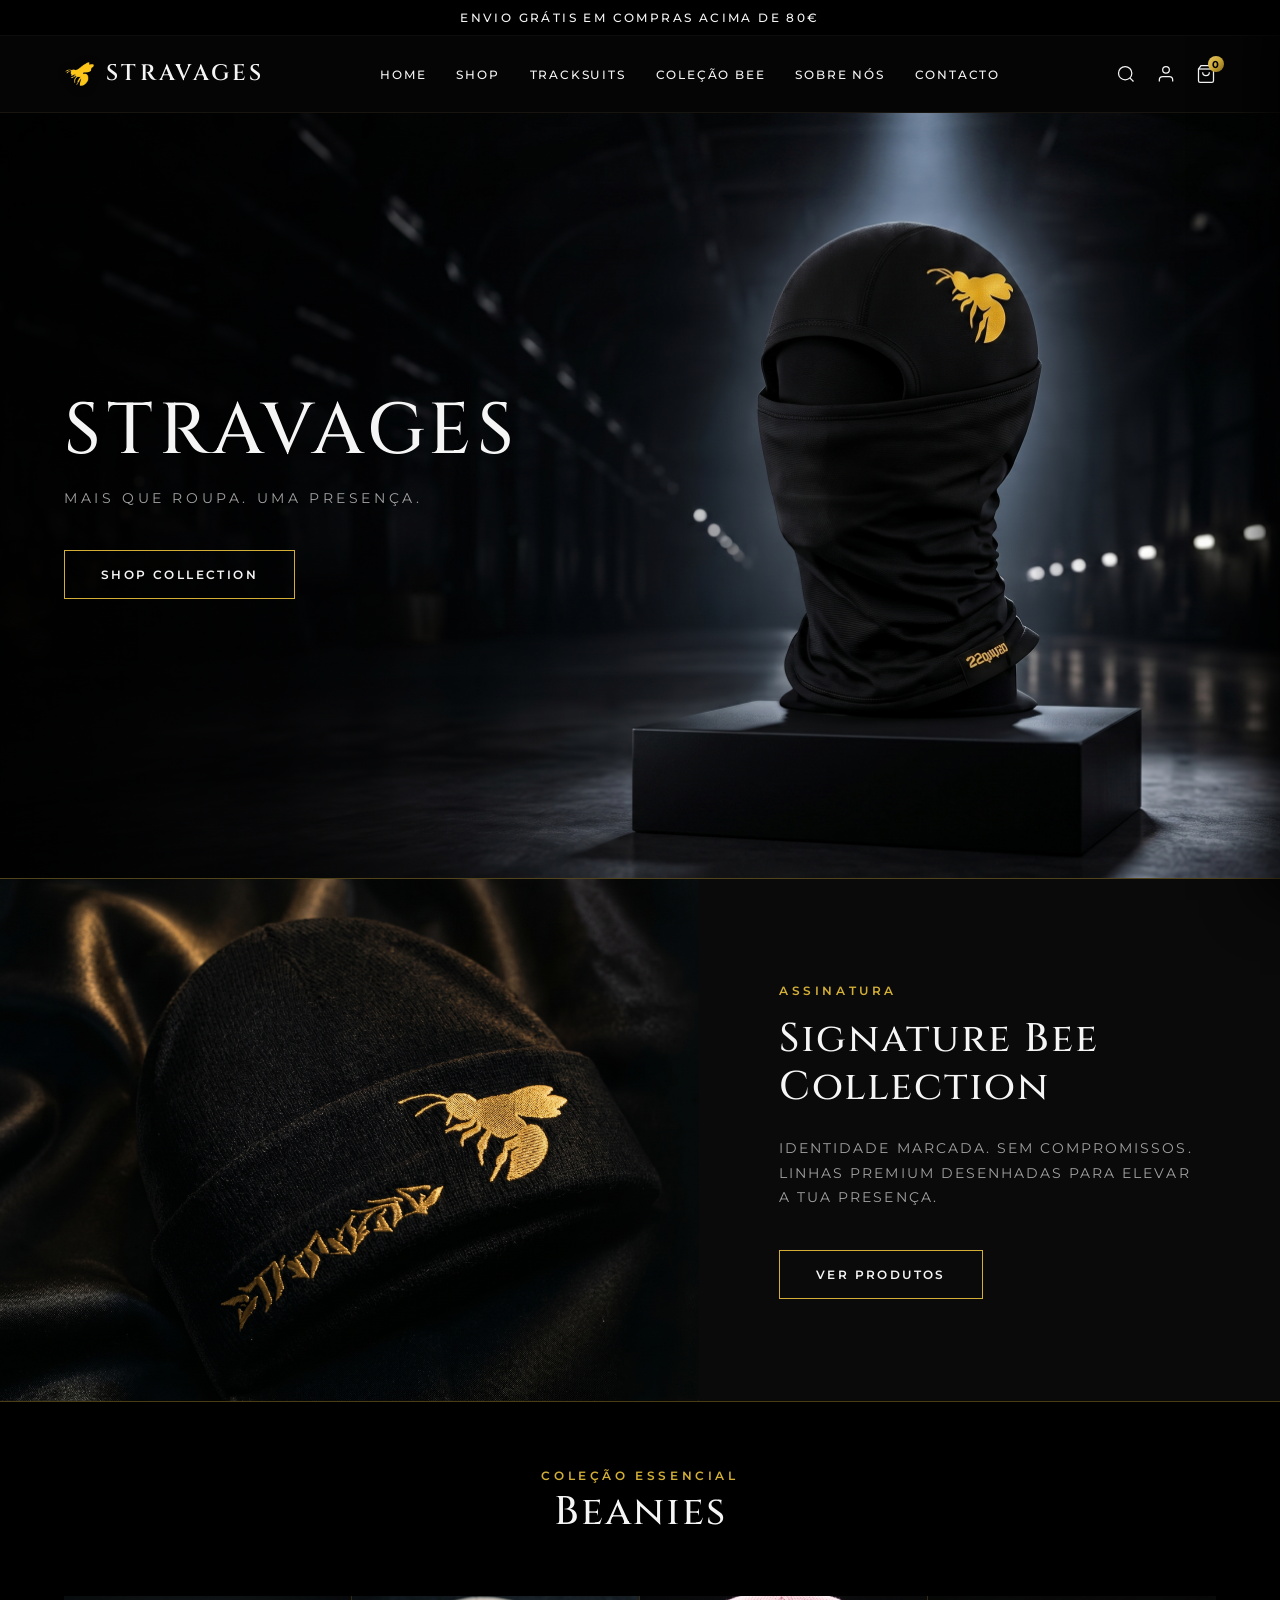
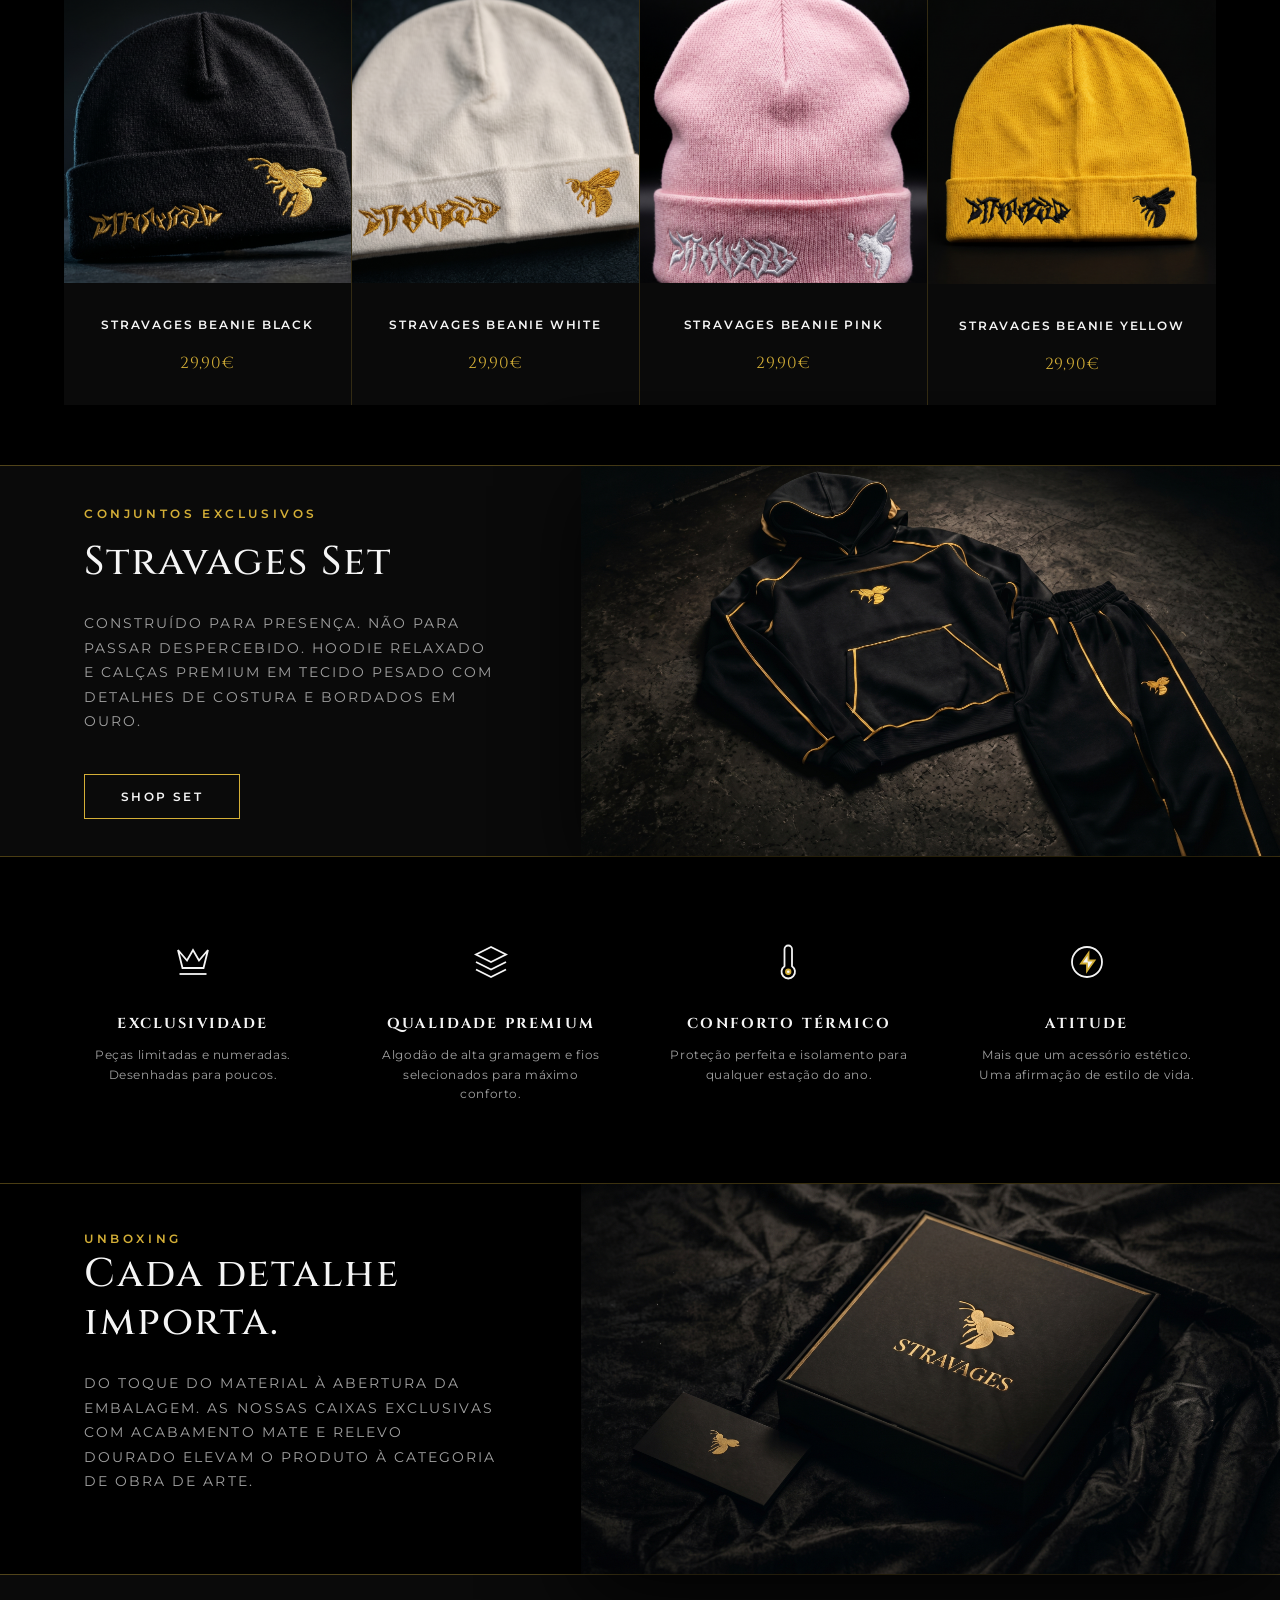
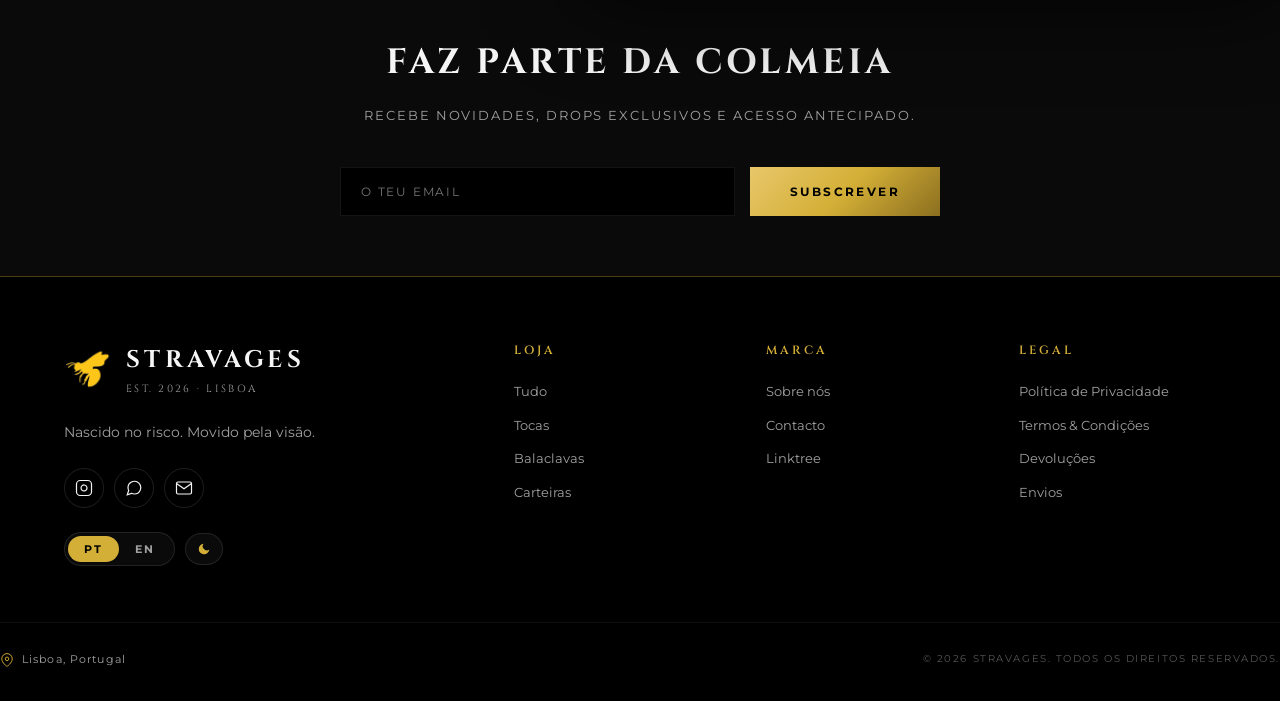
<file: index.html>
<!DOCTYPE html>
<html lang="pt">
<head>
  <meta charset="UTF-8">
  <meta name="viewport" content="width=device-width, initial-scale=1.0">
  <title>STRAVAGES | Luxury Streetwear</title>
  <meta name="description" content="Stravages - Mais que roupa. Uma presença. Coleção Signature Bee e peças exclusivas de alta qualidade.">
  <link rel="stylesheet" href="styles.css">
</head>
<body>

  <!-- Announcement Bar -->
  <div class="announcement-bar">
    Envio grátis em compras acima de 80€
  </div>

  <!-- Header -->
  <header id="main-header">
    <div class="container nav-container">
      <!-- Logo -->
      <a href="#" class="logo">
        <img src="brand/bee.png" alt="Stravages Logo" style="height: 32px; width: auto; object-fit: contain; filter: drop-shadow(0 2px 4px rgba(0,0,0,0.5));">
        <span>STRAVAGES</span>
      </a>

      <!-- Menu Navigation -->
      <nav>
        <ul class="nav-links">
          <li><a href="index.html">Home</a></li>
          <li><a href="shop.html">Shop</a></li>
          <li><a href="tracksuits.html">Tracksuits</a></li>
          <li><a href="colecao-bee.html">Coleção Bee</a></li>
          <li><a href="sobre-nos.html">Sobre Nós</a></li>
          <li><a href="contacto.html">Contacto</a></li>
        </ul>
      </nav>

      <!-- Icons -->
      <div class="nav-icons">
        <button class="nav-icon-btn" id="search-btn" title="Pesquisar">
          <svg viewBox="0 0 24 24">
            <circle cx="11" cy="11" r="8"></circle>
            <line x1="21" y1="21" x2="16.65" y2="16.65"></line>
          </svg>
        </button>
        <button class="nav-icon-btn" id="profile-btn" title="Perfil">
          <svg viewBox="0 0 24 24">
            <path d="M20 21v-2a4 4 0 0 0-4-4H8a4 4 0 0 0-4 4v2"></path>
            <circle cx="12" cy="7" r="4"></circle>
          </svg>
        </button>
        <button class="nav-icon-btn" id="cart-btn" title="Carrinho">
          <svg viewBox="0 0 24 24">
            <path d="M6 2L3 6v14a2 2 0 0 0 2 2h14a2 2 0 0 0 2-2V6l-3-4z"></path>
            <line x1="3" y1="6" x2="21" y2="6"></line>
            <path d="M16 10a4 4 0 0 1-8 0"></path>
          </svg>
          <span class="cart-count-badge" id="cart-badge">0</span>
        </button>
      </div>
    </div>
  </header>

  <!-- Hero Section -->
  <section class="hero" id="hero">
    <img class="hero-bg" src="products/balaclava-1.jpg" alt="Stravages Balaclava Premium">
    <div class="container hero-grid">
      <div class="hero-content">
        <h1 class="hero-title">STRAVAGES</h1>
        <p class="hero-subtitle">Mais que roupa. Uma presença.</p>
        <a href="#shop" class="btn-gold-outline">Shop Collection</a>
      </div>
    </div>
  </section>

  <!-- Featured / Signature Section -->
  <section class="signature-section" id="signature">
    <div class="signature-grid">
      <img class="signature-img" src="products/signature-beanie.jpg" alt="Stravages Signature Beanie — abelha e lettering bordados em dourado">
      <div class="signature-content">
        <span class="section-label">Assinatura</span>
        <h2 class="section-title">Signature Bee<br>Collection</h2>
        <p class="signature-desc">Identidade marcada. Sem compromissos. Linhas premium desenhadas para elevar a tua presença.</p>
        <a href="#shop" class="btn-gold-outline">Ver Produtos</a>
      </div>
    </div>
  </section>

  <!-- Beanies Grid Section -->
  <section class="products-section" id="shop">
    <div class="container">
      <div class="products-header">
        <span class="section-label">Coleção Essencial</span>
        <h2 class="section-title">Beanies</h2>
      </div>
      <div class="products-grid">
        <a class="product-card" href="#" data-id="beanie-black" data-name="Stravages Beanie Black" data-price="29.90">
          <img src="products/beanie-black.jpg" alt="Stravages Beanie Black — bordado dourado">
          <h3 class="product-name">Stravages Beanie Black</h3>
          <span class="product-price">29,90€</span>
        </a>

        <a class="product-card" href="#" data-id="beanie-white" data-name="Stravages Beanie White" data-price="29.90">
          <img src="products/beanie-white.jpg" alt="Stravages Beanie White — bordado dourado">
          <h3 class="product-name">Stravages Beanie White</h3>
          <span class="product-price">29,90€</span>
        </a>

        <a class="product-card" href="#" data-id="beanie-pink" data-name="Stravages Beanie Pink" data-price="29.90">
          <img src="products/beanie-pink.jpg" alt="Stravages Beanie Pink — bordado branco">
          <h3 class="product-name">Stravages Beanie Pink</h3>
          <span class="product-price">29,90€</span>
        </a>

        <a class="product-card" href="#" data-id="beanie-yellow" data-name="Stravages Beanie Yellow" data-price="29.90">
          <img src="products/beanie-yellow.jpg" alt="Stravages Beanie Yellow — bordado preto">
          <h3 class="product-name">Stravages Beanie Yellow</h3>
          <span class="product-price">29,90€</span>
        </a>
      </div>
    </div>
  </section>

  <!-- Tracksuit Set Section -->
  <section class="set-section" id="set">
    <div class="set-grid">
      <div class="set-content">
        <span class="section-label">Conjuntos Exclusivos</span>
        <h2 class="section-title">Stravages Set</h2>
        <p class="signature-desc">Construído para presença. Não para passar despercebido. Hoodie relaxado e calças premium em tecido pesado com detalhes de costura e bordados em ouro.</p>
        <button class="btn-gold-outline" onclick="addSetToCart()">Shop Set</button>
      </div>
      <img class="set-img" src="products/stravages-set.jpg" alt="Stravages Set — hoodie e calças pretos com detalhes dourados e abelha bordada">
    </div>
  </section>

  <!-- Key Features Grid -->
  <section class="features-section" id="features">
    <div class="container features-grid">
      <!-- Item 1 -->
      <div class="feature-item">
        <div class="feature-icon">
          <!-- Crown Icon -->
          <svg viewBox="0 0 24 24">
            <path d="M2 4l3 12h14l3-12-6 7-4-7-4 7-6-7z" stroke="currentColor" fill="none" />
            <path d="M3 20h18" stroke="currentColor" fill="none" />
          </svg>
        </div>
        <h3 class="feature-title">Exclusividade</h3>
        <p class="feature-desc">Peças limitadas e numeradas. Desenhadas para poucos.</p>
      </div>
      <!-- Item 2 -->
      <div class="feature-item">
        <div class="feature-icon">
          <!-- Fabric Icon -->
          <svg viewBox="0 0 24 24">
            <path d="M12 2L2 7l10 5 10-5-10-5z" stroke="currentColor" fill="none" />
            <path d="M2 17l10 5 10-5" stroke="currentColor" fill="none" />
            <path d="M2 12l10 5 10-5" stroke="currentColor" fill="none" />
          </svg>
        </div>
        <h3 class="feature-title">Qualidade Premium</h3>
        <p class="feature-desc">Algodão de alta gramagem e fios selecionados para máximo conforto.</p>
      </div>
      <!-- Item 3 -->
      <div class="feature-item">
        <div class="feature-icon">
          <!-- Thermometer Icon -->
          <svg viewBox="0 0 24 24">
            <path d="M14 14.76V3.5a2.5 2.5 0 0 0-5 0v11.26a4.5 4.5 0 1 0 5 0z" stroke="currentColor" fill="none" />
            <circle cx="11.5" cy="18.5" r="1.5" fill="currentColor" />
          </svg>
        </div>
        <h3 class="feature-title">Conforto Térmico</h3>
        <p class="feature-desc">Proteção perfeita e isolamento para qualquer estação do ano.</p>
      </div>
      <!-- Item 4 -->
      <div class="feature-item">
        <div class="feature-icon">
          <!-- Attitude Icon -->
          <svg viewBox="0 0 24 24">
            <path d="M12 22c5.523 0 10-4.477 10-10S17.523 2 12 2 2 6.477 2 12s4.477 10 10 10z" stroke="currentColor" fill="none" />
            <path d="M13 6l-5 7h4v5l5-7h-4V6z" fill="currentColor" />
          </svg>
        </div>
        <h3 class="feature-title">Atitude</h3>
        <p class="feature-desc">Mais que um acessório estético. Uma afirmação de estilo de vida.</p>
      </div>
    </div>
  </section>

  <!-- Packaging Detail Section -->
  <section class="packaging-section">
    <div class="packaging-grid">
      <div class="packaging-content">
        <span class="section-label">Unboxing</span>
        <h2 class="section-title">Cada detalhe<br>importa.</h2>
        <p class="signature-desc">Do toque do material à abertura da embalagem. As nossas caixas exclusivas com acabamento mate e relevo dourado elevam o produto à categoria de obra de arte.</p>
      </div>
      <img class="packaging-img" src="products/packaging.jpg" alt="Caixa Stravages premium preta com logo e abelha em relevo dourado, sobre veludo preto">
    </div>
  </section>

  <!-- Newsletter Section -->
  <section class="newsletter-section" id="newsletter">
    <div class="container newsletter-container">
      <h2 class="newsletter-title">Faz parte da colmeia</h2>
      <p class="newsletter-desc">Recebe novidades, drops exclusivos e acesso antecipado.</p>
      
      <form class="newsletter-form" id="news-form" onsubmit="handleSubscribe(event)">
        <div class="newsletter-input-wrapper">
          <input type="email" id="subscriber-email" placeholder="O TEU EMAIL" required>
        </div>
        <button type="submit" class="btn-submit-gold">Subscrever</button>
      </form>
      <div class="newsletter-success" id="news-success">
        Inscrição concluída. Bem-vindo à colmeia.
      </div>
    </div>
  </section>

  <!-- Footer -->
  <footer>
    <div class="container footer-grid">
      <!-- Brand block -->
      <div class="footer-brand">
        <a href="index.html" class="footer-logo">
          <img src="brand/bee.png" alt="Stravages" class="footer-logo-img">
          <div class="footer-logo-text">
            <span class="footer-wordmark">STRAVAGES</span>
            <span class="footer-meta">EST. 2026 · LISBOA</span>
          </div>
        </a>
        <p class="footer-tagline">Nascido no risco. Movido pela visão.</p>
        <div class="footer-socials">
          <a href="https://instagram.com/stravages.clo" target="_blank" rel="noopener noreferrer" aria-label="Stravages no Instagram">
            <svg viewBox="0 0 24 24" width="18" height="18" fill="none" stroke="currentColor" stroke-width="1.6">
              <rect x="2" y="2" width="20" height="20" rx="5" ry="5"></rect>
              <path d="M16 11.37A4 4 0 1 1 12.63 8 4 4 0 0 1 16 11.37z"></path>
              <line x1="17.5" y1="6.5" x2="17.51" y2="6.5" stroke-width="2"></line>
            </svg>
          </a>
          <a href="https://wa.me/351934728032?text=Ol%C3%A1%2C%20vim%20do%20site%20Stravages." target="_blank" rel="noopener noreferrer" aria-label="WhatsApp">
            <svg viewBox="0 0 24 24" width="18" height="18" fill="none" stroke="currentColor" stroke-width="1.6">
              <path d="M21 11.5a8.38 8.38 0 0 1-.9 3.8 8.5 8.5 0 0 1-7.6 4.7 8.38 8.38 0 0 1-3.8-.9L3 21l1.9-5.7a8.38 8.38 0 0 1-.9-3.8 8.5 8.5 0 0 1 4.7-7.6 8.38 8.38 0 0 1 3.8-.9h.5a8.48 8.48 0 0 1 8 8v.5z"></path>
            </svg>
          </a>
          <a href="mailto:Plugempire.contact@gmail.com" aria-label="Email">
            <svg viewBox="0 0 24 24" width="18" height="18" fill="none" stroke="currentColor" stroke-width="1.6">
              <path d="M4 4h16c1.1 0 2 .9 2 2v12c0 1.1-.9 2-2 2H4c-1.1 0-2-.9-2-2V6c0-1.1.9-2 2-2z"></path>
              <polyline points="22,6 12,13 2,6"></polyline>
            </svg>
          </a>
        </div>
        <div class="footer-toggles">
          <div class="lang-toggle" role="group" aria-label="Idioma">
            <button type="button" class="lang-btn is-active" data-lang="pt">PT</button>
            <button type="button" class="lang-btn" data-lang="en">EN</button>
          </div>
          <button type="button" class="theme-toggle is-dark" aria-label="Mudar tema">
            <svg class="icon-moon" viewBox="0 0 24 24" width="14" height="14" fill="currentColor"><path d="M21 12.79A9 9 0 1 1 11.21 3 7 7 0 0 0 21 12.79z"></path></svg>
            <svg class="icon-sun" viewBox="0 0 24 24" width="14" height="14" fill="none" stroke="currentColor" stroke-width="1.8"><circle cx="12" cy="12" r="4"></circle><line x1="12" y1="2" x2="12" y2="4"></line><line x1="12" y1="20" x2="12" y2="22"></line><line x1="4.93" y1="4.93" x2="6.34" y2="6.34"></line><line x1="17.66" y1="17.66" x2="19.07" y2="19.07"></line><line x1="2" y1="12" x2="4" y2="12"></line><line x1="20" y1="12" x2="22" y2="12"></line><line x1="4.93" y1="19.07" x2="6.34" y2="17.66"></line><line x1="17.66" y1="6.34" x2="19.07" y2="4.93"></line></svg>
          </button>
        </div>
      </div>

      <!-- Loja -->
      <div class="footer-col">
        <h4 class="footer-col-title">Loja</h4>
        <ul class="footer-links">
          <li><a href="shop.html">Tudo</a></li>
          <li><a href="shop.html?category=tocas">Tocas</a></li>
          <li><a href="shop.html?category=balaclavas">Balaclavas</a></li>
          <li><a href="shop.html?category=carteiras">Carteiras</a></li>
        </ul>
      </div>

      <!-- Marca -->
      <div class="footer-col">
        <h4 class="footer-col-title">Marca</h4>
        <ul class="footer-links">
          <li><a href="sobre-nos.html">Sobre nós</a></li>
          <li><a href="contacto.html">Contacto</a></li>
          <li><a href="https://linktr.ee/plug_empire" target="_blank" rel="noopener noreferrer">Linktree</a></li>
        </ul>
      </div>

      <!-- Legal -->
      <div class="footer-col">
        <h4 class="footer-col-title">Legal</h4>
        <ul class="footer-links">
          <li><a href="politica-privacidade.html">Política de Privacidade</a></li>
          <li><a href="termos-condicoes.html">Termos & Condições</a></li>
          <li><a href="trocas-devolucoes.html">Devoluções</a></li>
          <li><a href="envios-entregas.html">Envios</a></li>
        </ul>
      </div>
    </div>

    <div class="footer-bottom">
      <div class="footer-location">
        <svg viewBox="0 0 24 24" width="14" height="14" fill="none" stroke="currentColor" stroke-width="1.6" aria-hidden="true">
          <path d="M21 10c0 7-9 13-9 13s-9-6-9-13a9 9 0 0 1 18 0z"></path>
          <circle cx="12" cy="10" r="3"></circle>
        </svg>
        <span>Lisboa, Portugal</span>
      </div>
      <p class="footer-copyright">© 2026 Stravages. Todos os direitos reservados.</p>
    </div>
  </footer>

  <!-- Shared JavaScript System -->
  <script src="shared.js"></script>
  <script>
    function handleSubscribe(e) {
      e.preventDefault();
      const email = document.getElementById('subscriber-email').value;
      if (email) {
        document.getElementById('news-form').style.display = 'none';
        document.getElementById('news-success').style.display = 'block';
      }
    }
  </script>
</body>
</html>
</file>
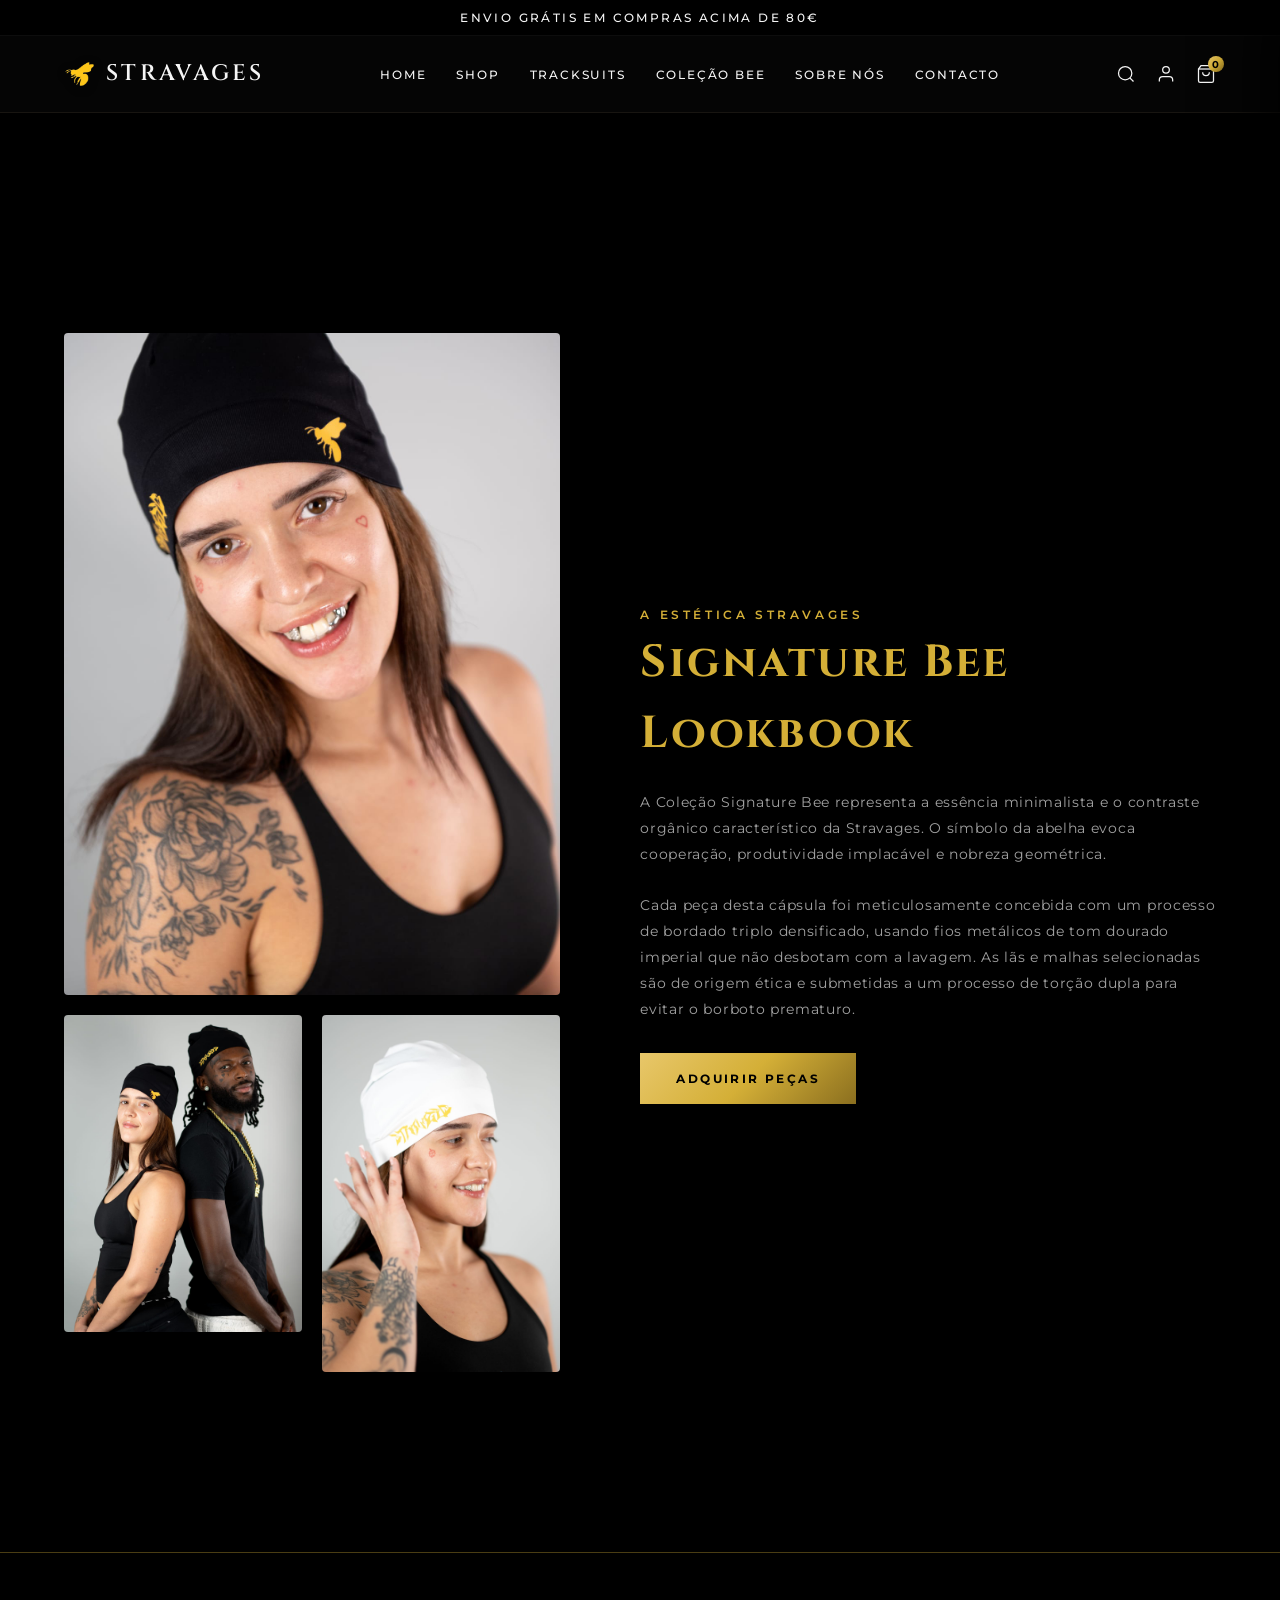
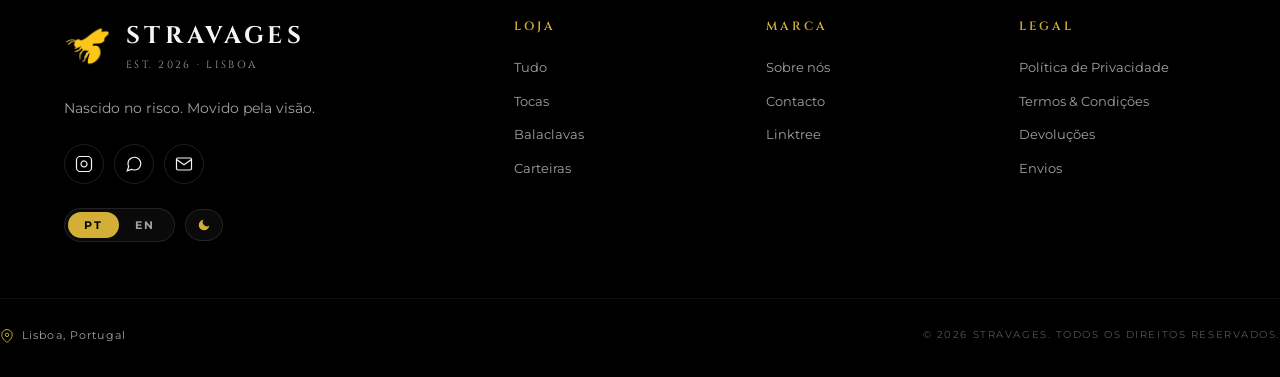
<file: colecao-bee.html>
<!DOCTYPE html>
<html lang="pt">
<head>
  <meta charset="UTF-8">
  <meta name="viewport" content="width=device-width, initial-scale=1.0">
  <title>COLEÇÃO BEE | STRAVAGES</title>
  <meta name="description" content="Editorial Coleção Signature Bee Stravages - Detalhes das costuras, qualidade dos materiais e o lookbook oficial.">
  <link rel="stylesheet" href="styles.css">
</head>
<body>

  <!-- Announcement Bar -->
  <div class="announcement-bar">
    Envio grátis em compras acima de 80€
  </div>

  <!-- Header -->
  <header id="main-header">
    <div class="container nav-container">
      <a href="index.html" class="logo">
        <img src="brand/bee.png" alt="Stravages Logo" style="height: 32px; width: auto; object-fit: contain; filter: drop-shadow(0 2px 4px rgba(0,0,0,0.5));">
        <span>STRAVAGES</span>
      </a>

      <nav>
        <ul class="nav-links">
          <li><a href="index.html">Home</a></li>
          <li><a href="shop.html">Shop</a></li>
          <li><a href="tracksuits.html">Tracksuits</a></li>
          <li><a href="colecao-bee.html" class="active">Coleção Bee</a></li>
          <li><a href="sobre-nos.html">Sobre Nós</a></li>
          <li><a href="contacto.html">Contacto</a></li>
        </ul>
      </nav>

      <div class="nav-icons">
        <button class="nav-icon-btn" id="search-btn" title="Pesquisar">
          <svg viewBox="0 0 24 24">
            <circle cx="11" cy="11" r="8"></circle>
            <line x1="21" y1="21" x2="16.65" y2="16.65"></line>
          </svg>
        </button>
        <button class="nav-icon-btn" id="profile-btn" title="Perfil">
          <svg viewBox="0 0 24 24">
            <path d="M20 21v-2a4 4 0 0 0-4-4H8a4 4 0 0 0-4 4v2"></path>
            <circle cx="12" cy="7" r="4"></circle>
          </svg>
        </button>
        <button class="nav-icon-btn" id="cart-btn" title="Carrinho">
          <svg viewBox="0 0 24 24">
            <path d="M6 2L3 6v14a2 2 0 0 0 2 2h14a2 2 0 0 0 2-2V6l-3-4z"></path>
            <line x1="3" y1="6" x2="21" y2="6"></line>
            <path d="M16 10a4 4 0 0 1-8 0"></path>
          </svg>
          <span class="cart-count-badge" id="cart-badge">0</span>
        </button>
      </div>
    </div>
  </header>

  <!-- Editorial Section -->
  <section style="padding: 140px 0 100px 0;">
    <div class="container">
      <div class="lookbook-grid">
        <div class="lookbook-gallery">
          <img src="products/beanie-black-pair.jpg" alt="Signature Beanie Black Lookbook" class="lookbook-img wide">
          <img src="products/beanie-white-1.jpg" alt="Beanie White Fit Lookbook" class="lookbook-img">
          <img src="products/beanie-features.jpg" alt="Beanie details Stravages" class="lookbook-img">
        </div>
        <div style="padding-left: 20px;">
          <span class="section-label">A Estética Stravages</span>
          <h1 class="info-title" style="margin-bottom: 20px;">Signature Bee<br>Lookbook</h1>
          <p style="font-size: 0.85rem; color: var(--text-secondary); line-height: 1.9; letter-spacing: 0.05em; margin-bottom: 30px;">
            A Coleção Signature Bee representa a essência minimalista e o contraste orgânico característico da Stravages. O símbolo da abelha evoca cooperação, produtividade implacável e nobreza geométrica. 
            <br><br>
            Cada peça desta cápsula foi meticulosamente concebida com um processo de bordado triplo densificado, usando fios metálicos de tom dourado imperial que não desbotam com a lavagem. As lãs e malhas selecionadas são de origem ética e submetidas a um processo de torção dupla para evitar o borboto prematuro.
          </p>
          <a href="shop.html?category=beanies" class="btn-submit-gold" style="display: inline-block; padding: 16px 36px; text-decoration: none; text-align: center;">Adquirir Peças</a>
        </div>
      </div>
    </div>
  </section>

  <!-- Footer -->
  <footer>
    <div class="container footer-grid">
      <!-- Brand block -->
      <div class="footer-brand">
        <a href="index.html" class="footer-logo">
          <img src="brand/bee.png" alt="Stravages" class="footer-logo-img">
          <div class="footer-logo-text">
            <span class="footer-wordmark">STRAVAGES</span>
            <span class="footer-meta">EST. 2026 · LISBOA</span>
          </div>
        </a>
        <p class="footer-tagline">Nascido no risco. Movido pela visão.</p>
        <div class="footer-socials">
          <a href="https://instagram.com/stravages.clo" target="_blank" rel="noopener noreferrer" aria-label="Stravages no Instagram">
            <svg viewBox="0 0 24 24" width="18" height="18" fill="none" stroke="currentColor" stroke-width="1.6">
              <rect x="2" y="2" width="20" height="20" rx="5" ry="5"></rect>
              <path d="M16 11.37A4 4 0 1 1 12.63 8 4 4 0 0 1 16 11.37z"></path>
              <line x1="17.5" y1="6.5" x2="17.51" y2="6.5" stroke-width="2"></line>
            </svg>
          </a>
          <a href="https://wa.me/351934728032?text=Ol%C3%A1%2C%20vim%20do%20site%20Stravages." target="_blank" rel="noopener noreferrer" aria-label="WhatsApp">
            <svg viewBox="0 0 24 24" width="18" height="18" fill="none" stroke="currentColor" stroke-width="1.6">
              <path d="M21 11.5a8.38 8.38 0 0 1-.9 3.8 8.5 8.5 0 0 1-7.6 4.7 8.38 8.38 0 0 1-3.8-.9L3 21l1.9-5.7a8.38 8.38 0 0 1-.9-3.8 8.5 8.5 0 0 1 4.7-7.6 8.38 8.38 0 0 1 3.8-.9h.5a8.48 8.48 0 0 1 8 8v.5z"></path>
            </svg>
          </a>
          <a href="mailto:Plugempire.contact@gmail.com" aria-label="Email">
            <svg viewBox="0 0 24 24" width="18" height="18" fill="none" stroke="currentColor" stroke-width="1.6">
              <path d="M4 4h16c1.1 0 2 .9 2 2v12c0 1.1-.9 2-2 2H4c-1.1 0-2-.9-2-2V6c0-1.1.9-2 2-2z"></path>
              <polyline points="22,6 12,13 2,6"></polyline>
            </svg>
          </a>
        </div>
        <div class="footer-toggles">
          <div class="lang-toggle" role="group" aria-label="Idioma">
            <button type="button" class="lang-btn is-active" data-lang="pt">PT</button>
            <button type="button" class="lang-btn" data-lang="en">EN</button>
          </div>
          <button type="button" class="theme-toggle is-dark" aria-label="Mudar tema">
            <svg class="icon-moon" viewBox="0 0 24 24" width="14" height="14" fill="currentColor"><path d="M21 12.79A9 9 0 1 1 11.21 3 7 7 0 0 0 21 12.79z"></path></svg>
            <svg class="icon-sun" viewBox="0 0 24 24" width="14" height="14" fill="none" stroke="currentColor" stroke-width="1.8"><circle cx="12" cy="12" r="4"></circle><line x1="12" y1="2" x2="12" y2="4"></line><line x1="12" y1="20" x2="12" y2="22"></line><line x1="4.93" y1="4.93" x2="6.34" y2="6.34"></line><line x1="17.66" y1="17.66" x2="19.07" y2="19.07"></line><line x1="2" y1="12" x2="4" y2="12"></line><line x1="20" y1="12" x2="22" y2="12"></line><line x1="4.93" y1="19.07" x2="6.34" y2="17.66"></line><line x1="17.66" y1="6.34" x2="19.07" y2="4.93"></line></svg>
          </button>
        </div>
      </div>

      <!-- Loja -->
      <div class="footer-col">
        <h4 class="footer-col-title">Loja</h4>
        <ul class="footer-links">
          <li><a href="shop.html">Tudo</a></li>
          <li><a href="shop.html?category=tocas">Tocas</a></li>
          <li><a href="shop.html?category=balaclavas">Balaclavas</a></li>
          <li><a href="shop.html?category=carteiras">Carteiras</a></li>
        </ul>
      </div>

      <!-- Marca -->
      <div class="footer-col">
        <h4 class="footer-col-title">Marca</h4>
        <ul class="footer-links">
          <li><a href="sobre-nos.html">Sobre nós</a></li>
          <li><a href="contacto.html">Contacto</a></li>
          <li><a href="https://linktr.ee/plug_empire" target="_blank" rel="noopener noreferrer">Linktree</a></li>
        </ul>
      </div>

      <!-- Legal -->
      <div class="footer-col">
        <h4 class="footer-col-title">Legal</h4>
        <ul class="footer-links">
          <li><a href="politica-privacidade.html">Política de Privacidade</a></li>
          <li><a href="termos-condicoes.html">Termos & Condições</a></li>
          <li><a href="trocas-devolucoes.html">Devoluções</a></li>
          <li><a href="envios-entregas.html">Envios</a></li>
        </ul>
      </div>
    </div>

    <div class="footer-bottom">
      <div class="footer-location">
        <svg viewBox="0 0 24 24" width="14" height="14" fill="none" stroke="currentColor" stroke-width="1.6" aria-hidden="true">
          <path d="M21 10c0 7-9 13-9 13s-9-6-9-13a9 9 0 0 1 18 0z"></path>
          <circle cx="12" cy="10" r="3"></circle>
        </svg>
        <span>Lisboa, Portugal</span>
      </div>
      <p class="footer-copyright">© 2026 Stravages. Todos os direitos reservados.</p>
    </div>
  </footer>

  <!-- Shared Global Scripts -->
  <script src="shared.js"></script>
</body>
</html>
</file>
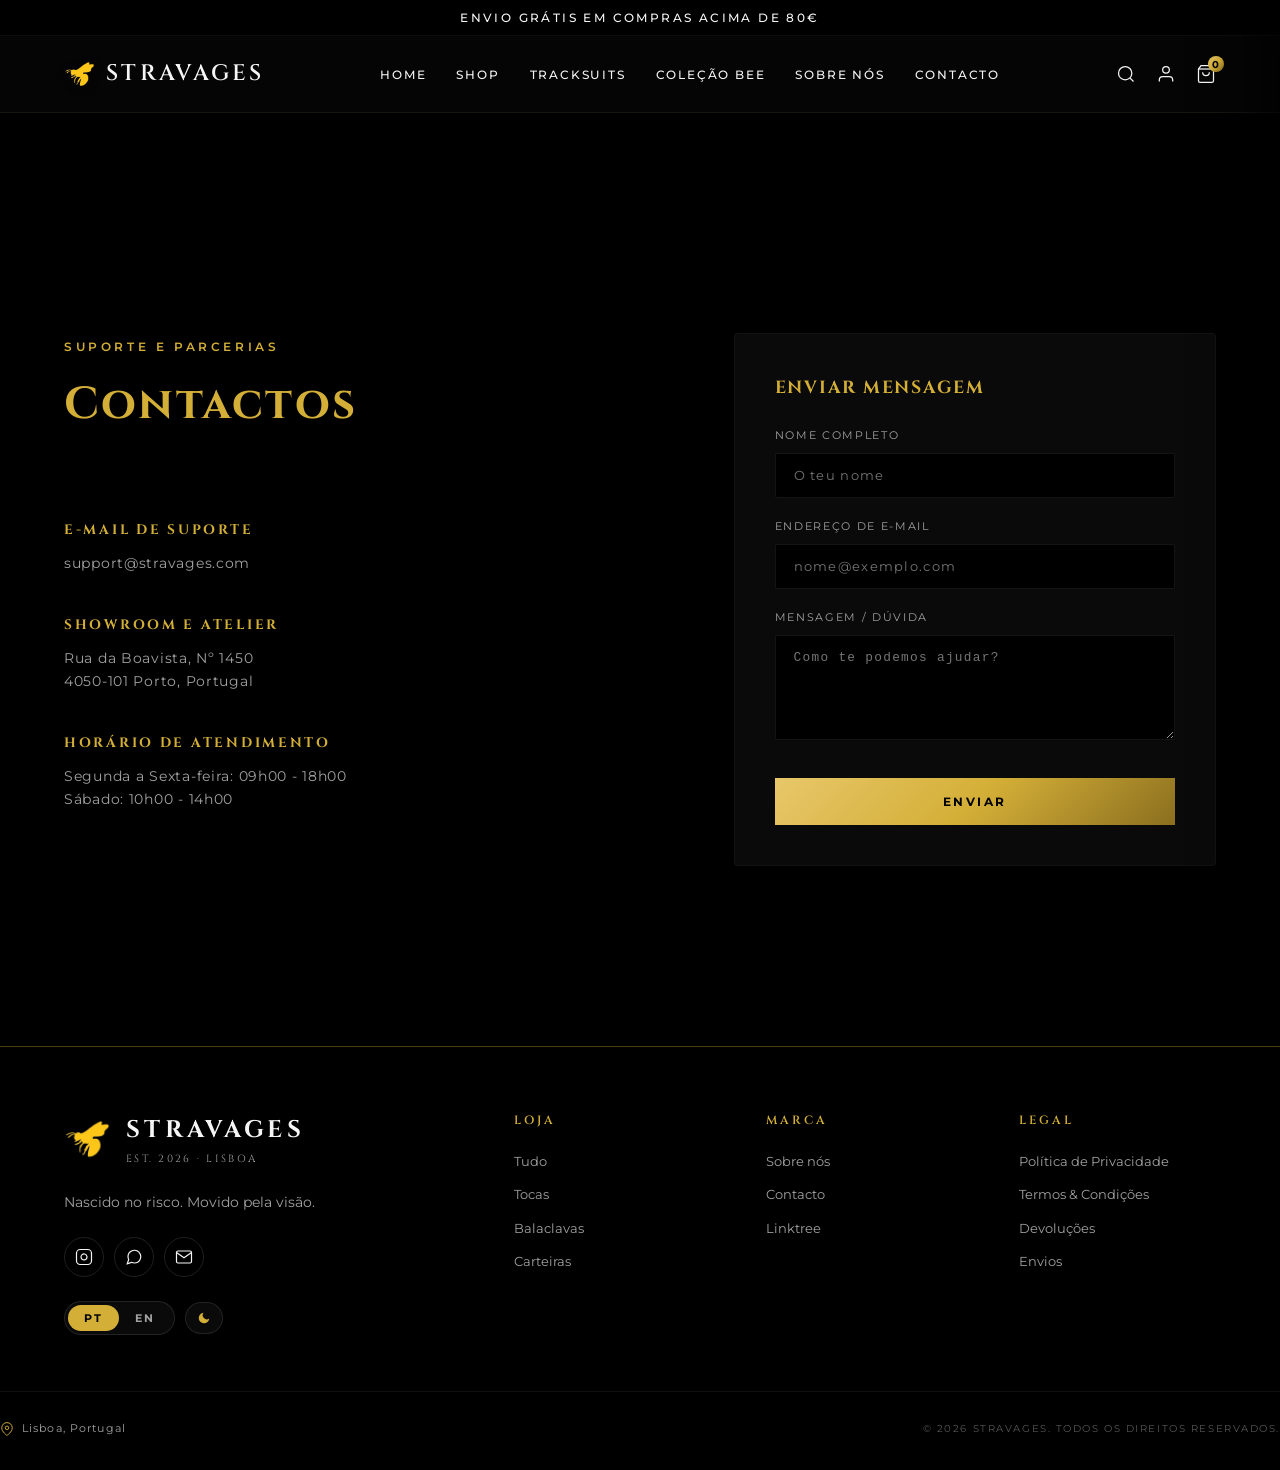
<file: contacto.html>
<!DOCTYPE html>
<html lang="pt">
<head>
  <meta charset="UTF-8">
  <meta name="viewport" content="width=device-width, initial-scale=1.0">
  <title>CONTACTO | STRAVAGES</title>
  <meta name="description" content="Entra em contacto com o suporte ao cliente da Stravages. Apoio e esclarecimento de dúvidas.">
  <link rel="stylesheet" href="styles.css">
</head>
<body>

  <!-- Announcement Bar -->
  <div class="announcement-bar">
    Envio grátis em compras acima de 80€
  </div>

  <!-- Header -->
  <header id="main-header">
    <div class="container nav-container">
      <a href="index.html" class="logo">
        <img src="brand/bee.png" alt="Stravages Logo" style="height: 32px; width: auto; object-fit: contain; filter: drop-shadow(0 2px 4px rgba(0,0,0,0.5));">
        <span>STRAVAGES</span>
      </a>

      <nav>
        <ul class="nav-links">
          <li><a href="index.html">Home</a></li>
          <li><a href="shop.html">Shop</a></li>
          <li><a href="tracksuits.html">Tracksuits</a></li>
          <li><a href="colecao-bee.html">Coleção Bee</a></li>
          <li><a href="sobre-nos.html">Sobre Nós</a></li>
          <li><a href="contacto.html" class="active">Contacto</a></li>
        </ul>
      </nav>

      <div class="nav-icons">
        <button class="nav-icon-btn" id="search-btn" title="Pesquisar">
          <svg viewBox="0 0 24 24">
            <circle cx="11" cy="11" r="8"></circle>
            <line x1="21" y1="21" x2="16.65" y2="16.65"></line>
          </svg>
        </button>
        <button class="nav-icon-btn" id="profile-btn" title="Perfil">
          <svg viewBox="0 0 24 24">
            <path d="M20 21v-2a4 4 0 0 0-4-4H8a4 4 0 0 0-4 4v2"></path>
            <circle cx="12" cy="7" r="4"></circle>
          </svg>
        </button>
        <button class="nav-icon-btn" id="cart-btn" title="Carrinho">
          <svg viewBox="0 0 24 24">
            <path d="M6 2L3 6v14a2 2 0 0 0 2 2h14a2 2 0 0 0 2-2V6l-3-4z"></path>
            <line x1="3" y1="6" x2="21" y2="6"></line>
            <path d="M16 10a4 4 0 0 1-8 0"></path>
          </svg>
          <span class="cart-count-badge" id="cart-badge">0</span>
        </button>
      </div>
    </div>
  </header>

  <!-- Contact Us Section -->
  <section style="padding: 140px 0 100px 0;">
    <div class="container">
      <div class="contacto-grid">
        <!-- Contact Info column -->
        <div class="contacto-info-col">
          <div>
            <span class="section-label">Suporte e Parcerias</span>
            <h1 class="info-title" style="margin-top: 10px;">Contactos</h1>
          </div>
          
          <div>
            <h4 class="contacto-item-title">E-mail de Suporte</h4>
            <p class="contacto-item-text">support@stravages.com</p>
          </div>

          <div>
            <h4 class="contacto-item-title">Showroom e Atelier</h4>
            <p class="contacto-item-text">
              Rua da Boavista, Nº 1450<br>
              4050-101 Porto, Portugal
            </p>
          </div>

          <div>
            <h4 class="contacto-item-title">Horário de Atendimento</h4>
            <p class="contacto-item-text">
              Segunda a Sexta-feira: 09h00 - 18h00<br>
              Sábado: 10h00 - 14h00
            </p>
          </div>
        </div>

        <!-- Contact Form column -->
        <div style="background-color: var(--bg-secondary); padding: 40px; border-radius: 4px; border: 1px solid rgba(255,255,255,0.03);">
          <h3 class="modal-title" style="font-size: 1.1rem; margin-bottom: 25px;">Enviar Mensagem</h3>
          
          <div class="form-success-alert" id="contact-success">
            Mensagem enviada com sucesso! Um administrador da colmeia responderá dentro de 24 horas úteis.
          </div>

          <form id="contact-form" onsubmit="submitContactForm(event)">
            <div class="form-group">
              <label for="contact-name">Nome Completo</label>
              <input type="text" id="contact-name" required placeholder="O teu nome">
            </div>
            <div class="form-group">
              <label for="contact-email">Endereço de E-mail</label>
              <input type="email" id="contact-email" required placeholder="nome@exemplo.com">
            </div>
            <div class="form-group">
              <label for="contact-message">Mensagem / Dúvida</label>
              <textarea id="contact-message" required rows="5" placeholder="Como te podemos ajudar?"></textarea>
            </div>
            <button type="submit" class="btn-submit-gold" style="width: 100%; margin-top: 10px;">Enviar</button>
          </form>
        </div>
      </div>
    </div>
  </section>

  <!-- Footer -->
  <footer>
    <div class="container footer-grid">
      <!-- Brand block -->
      <div class="footer-brand">
        <a href="index.html" class="footer-logo">
          <img src="brand/bee.png" alt="Stravages" class="footer-logo-img">
          <div class="footer-logo-text">
            <span class="footer-wordmark">STRAVAGES</span>
            <span class="footer-meta">EST. 2026 · LISBOA</span>
          </div>
        </a>
        <p class="footer-tagline">Nascido no risco. Movido pela visão.</p>
        <div class="footer-socials">
          <a href="https://instagram.com/stravages.clo" target="_blank" rel="noopener noreferrer" aria-label="Stravages no Instagram">
            <svg viewBox="0 0 24 24" width="18" height="18" fill="none" stroke="currentColor" stroke-width="1.6">
              <rect x="2" y="2" width="20" height="20" rx="5" ry="5"></rect>
              <path d="M16 11.37A4 4 0 1 1 12.63 8 4 4 0 0 1 16 11.37z"></path>
              <line x1="17.5" y1="6.5" x2="17.51" y2="6.5" stroke-width="2"></line>
            </svg>
          </a>
          <a href="https://wa.me/351934728032?text=Ol%C3%A1%2C%20vim%20do%20site%20Stravages." target="_blank" rel="noopener noreferrer" aria-label="WhatsApp">
            <svg viewBox="0 0 24 24" width="18" height="18" fill="none" stroke="currentColor" stroke-width="1.6">
              <path d="M21 11.5a8.38 8.38 0 0 1-.9 3.8 8.5 8.5 0 0 1-7.6 4.7 8.38 8.38 0 0 1-3.8-.9L3 21l1.9-5.7a8.38 8.38 0 0 1-.9-3.8 8.5 8.5 0 0 1 4.7-7.6 8.38 8.38 0 0 1 3.8-.9h.5a8.48 8.48 0 0 1 8 8v.5z"></path>
            </svg>
          </a>
          <a href="mailto:Plugempire.contact@gmail.com" aria-label="Email">
            <svg viewBox="0 0 24 24" width="18" height="18" fill="none" stroke="currentColor" stroke-width="1.6">
              <path d="M4 4h16c1.1 0 2 .9 2 2v12c0 1.1-.9 2-2 2H4c-1.1 0-2-.9-2-2V6c0-1.1.9-2 2-2z"></path>
              <polyline points="22,6 12,13 2,6"></polyline>
            </svg>
          </a>
        </div>
        <div class="footer-toggles">
          <div class="lang-toggle" role="group" aria-label="Idioma">
            <button type="button" class="lang-btn is-active" data-lang="pt">PT</button>
            <button type="button" class="lang-btn" data-lang="en">EN</button>
          </div>
          <button type="button" class="theme-toggle is-dark" aria-label="Mudar tema">
            <svg class="icon-moon" viewBox="0 0 24 24" width="14" height="14" fill="currentColor"><path d="M21 12.79A9 9 0 1 1 11.21 3 7 7 0 0 0 21 12.79z"></path></svg>
            <svg class="icon-sun" viewBox="0 0 24 24" width="14" height="14" fill="none" stroke="currentColor" stroke-width="1.8"><circle cx="12" cy="12" r="4"></circle><line x1="12" y1="2" x2="12" y2="4"></line><line x1="12" y1="20" x2="12" y2="22"></line><line x1="4.93" y1="4.93" x2="6.34" y2="6.34"></line><line x1="17.66" y1="17.66" x2="19.07" y2="19.07"></line><line x1="2" y1="12" x2="4" y2="12"></line><line x1="20" y1="12" x2="22" y2="12"></line><line x1="4.93" y1="19.07" x2="6.34" y2="17.66"></line><line x1="17.66" y1="6.34" x2="19.07" y2="4.93"></line></svg>
          </button>
        </div>
      </div>

      <!-- Loja -->
      <div class="footer-col">
        <h4 class="footer-col-title">Loja</h4>
        <ul class="footer-links">
          <li><a href="shop.html">Tudo</a></li>
          <li><a href="shop.html?category=tocas">Tocas</a></li>
          <li><a href="shop.html?category=balaclavas">Balaclavas</a></li>
          <li><a href="shop.html?category=carteiras">Carteiras</a></li>
        </ul>
      </div>

      <!-- Marca -->
      <div class="footer-col">
        <h4 class="footer-col-title">Marca</h4>
        <ul class="footer-links">
          <li><a href="sobre-nos.html">Sobre nós</a></li>
          <li><a href="contacto.html">Contacto</a></li>
          <li><a href="https://linktr.ee/plug_empire" target="_blank" rel="noopener noreferrer">Linktree</a></li>
        </ul>
      </div>

      <!-- Legal -->
      <div class="footer-col">
        <h4 class="footer-col-title">Legal</h4>
        <ul class="footer-links">
          <li><a href="politica-privacidade.html">Política de Privacidade</a></li>
          <li><a href="termos-condicoes.html">Termos & Condições</a></li>
          <li><a href="trocas-devolucoes.html">Devoluções</a></li>
          <li><a href="envios-entregas.html">Envios</a></li>
        </ul>
      </div>
    </div>

    <div class="footer-bottom">
      <div class="footer-location">
        <svg viewBox="0 0 24 24" width="14" height="14" fill="none" stroke="currentColor" stroke-width="1.6" aria-hidden="true">
          <path d="M21 10c0 7-9 13-9 13s-9-6-9-13a9 9 0 0 1 18 0z"></path>
          <circle cx="12" cy="10" r="3"></circle>
        </svg>
        <span>Lisboa, Portugal</span>
      </div>
      <p class="footer-copyright">© 2026 Stravages. Todos os direitos reservados.</p>
    </div>
  </footer>

  <!-- Shared Global Scripts -->
  <script src="shared.js"></script>
  <script>
    function submitContactForm(e) {
      e.preventDefault();
      document.getElementById('contact-form').style.display = 'none';
      document.getElementById('contact-success').style.display = 'block';
    }
  </script>
</body>
</html>
</file>
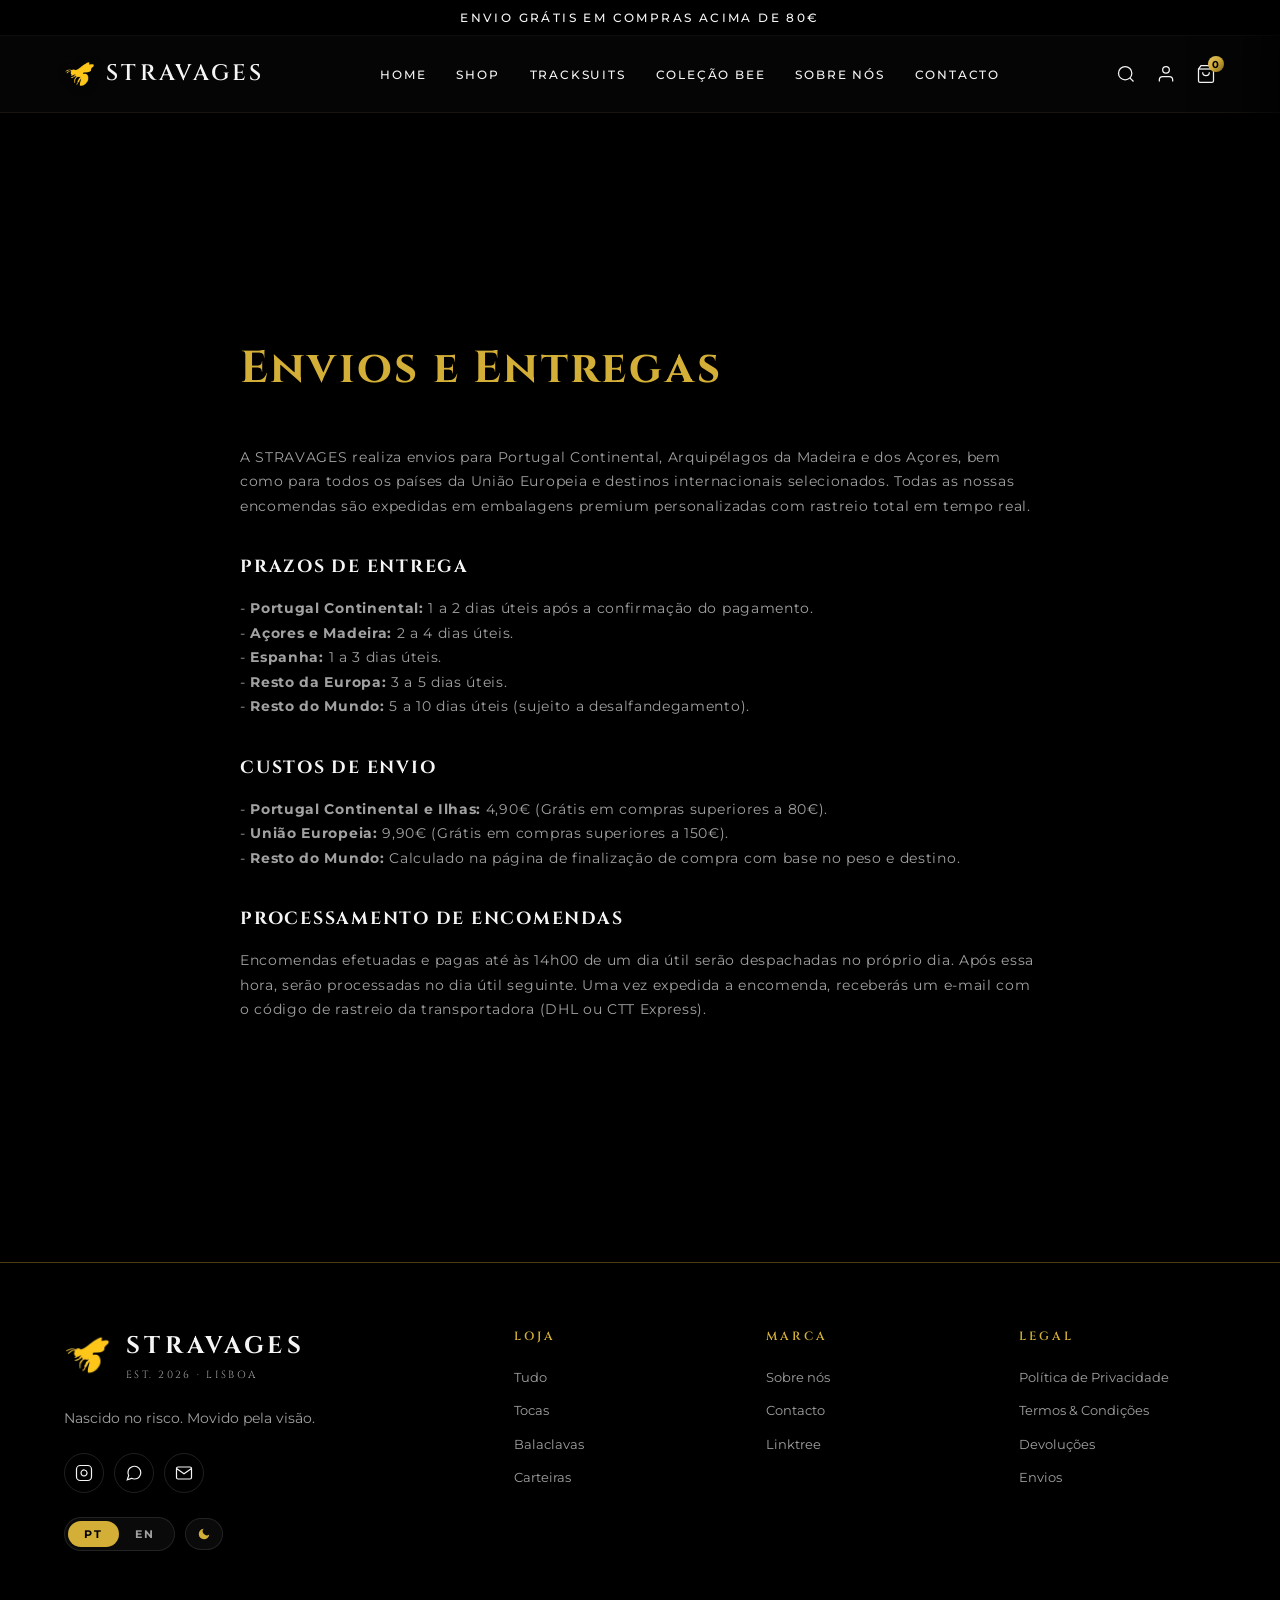
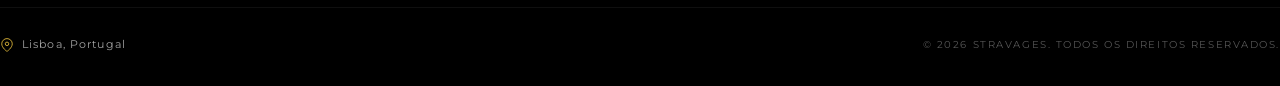
<file: envios-entregas.html>
<!DOCTYPE html>
<html lang="pt">
<head>
  <meta charset="UTF-8">
  <meta name="viewport" content="width=device-width, initial-scale=1.0">
  <title>ENVIOS E ENTREGAS | STRAVAGES</title>
  <meta name="description" content="Informações sobre taxas de envio, prazos de entrega nacionais e internacionais da Stravages.">
  <link rel="stylesheet" href="styles.css">
</head>
<body>

  <!-- Announcement Bar -->
  <div class="announcement-bar">
    Envio grátis em compras acima de 80€
  </div>

  <!-- Header -->
  <header id="main-header">
    <div class="container nav-container">
      <a href="index.html" class="logo">
        <img src="brand/bee.png" alt="Stravages Logo" style="height: 32px; width: auto; object-fit: contain; filter: drop-shadow(0 2px 4px rgba(0,0,0,0.5));">
        <span>STRAVAGES</span>
      </a>

      <nav>
        <ul class="nav-links">
          <li><a href="index.html">Home</a></li>
          <li><a href="shop.html">Shop</a></li>
          <li><a href="tracksuits.html">Tracksuits</a></li>
          <li><a href="colecao-bee.html">Coleção Bee</a></li>
          <li><a href="sobre-nos.html">Sobre Nós</a></li>
          <li><a href="contacto.html">Contacto</a></li>
        </ul>
      </nav>

      <div class="nav-icons">
        <button class="nav-icon-btn" id="search-btn" title="Pesquisar">
          <svg viewBox="0 0 24 24">
            <circle cx="11" cy="11" r="8"></circle>
            <line x1="21" y1="21" x2="16.65" y2="16.65"></line>
          </svg>
        </button>
        <button class="nav-icon-btn" id="profile-btn" title="Perfil">
          <svg viewBox="0 0 24 24">
            <path d="M20 21v-2a4 4 0 0 0-4-4H8a4 4 0 0 0-4 4v2"></path>
            <circle cx="12" cy="7" r="4"></circle>
          </svg>
        </button>
        <button class="nav-icon-btn" id="cart-btn" title="Carrinho">
          <svg viewBox="0 0 24 24">
            <path d="M6 2L3 6v14a2 2 0 0 0 2 2h14a2 2 0 0 0 2-2V6l-3-4z"></path>
            <line x1="3" y1="6" x2="21" y2="6"></line>
            <path d="M16 10a4 4 0 0 1-8 0"></path>
          </svg>
          <span class="cart-count-badge" id="cart-badge">0</span>
        </button>
      </div>
    </div>
  </header>

  <!-- Info Layout Section -->
  <section style="padding: 140px 0 100px 0; display: flex; justify-content: center;">
    <div class="container info-layout">
      <h1 class="info-title">Envios e Entregas</h1>
      
      <div class="info-content">
        <p>
          A STRAVAGES realiza envios para Portugal Continental, Arquipélagos da Madeira e dos Açores, bem como para todos os países da União Europeia e destinos internacionais selecionados. Todas as nossas encomendas são expedidas em embalagens premium personalizadas com rastreio total em tempo real.
        </p>

        <h3>Prazos de Entrega</h3>
        <p>
          - <strong>Portugal Continental:</strong> 1 a 2 dias úteis após a confirmação do pagamento.<br>
          - <strong>Açores e Madeira:</strong> 2 a 4 dias úteis.<br>
          - <strong>Espanha:</strong> 1 a 3 dias úteis.<br>
          - <strong>Resto da Europa:</strong> 3 a 5 dias úteis.<br>
          - <strong>Resto do Mundo:</strong> 5 a 10 dias úteis (sujeito a desalfandegamento).
        </p>

        <h3>Custos de Envio</h3>
        <p>
          - <strong>Portugal Continental e Ilhas:</strong> 4,90€ (Grátis em compras superiores a 80€).<br>
          - <strong>União Europeia:</strong> 9,90€ (Grátis em compras superiores a 150€).<br>
          - <strong>Resto do Mundo:</strong> Calculado na página de finalização de compra com base no peso e destino.
        </p>

        <h3>Processamento de Encomendas</h3>
        <p>
          Encomendas efetuadas e pagas até às 14h00 de um dia útil serão despachadas no próprio dia. Após essa hora, serão processadas no dia útil seguinte. Uma vez expedida a encomenda, receberás um e-mail com o código de rastreio da transportadora (DHL ou CTT Express).
        </p>
      </div>
    </div>
  </section>

  <!-- Footer -->
  <footer>
    <div class="container footer-grid">
      <!-- Brand block -->
      <div class="footer-brand">
        <a href="index.html" class="footer-logo">
          <img src="brand/bee.png" alt="Stravages" class="footer-logo-img">
          <div class="footer-logo-text">
            <span class="footer-wordmark">STRAVAGES</span>
            <span class="footer-meta">EST. 2026 · LISBOA</span>
          </div>
        </a>
        <p class="footer-tagline">Nascido no risco. Movido pela visão.</p>
        <div class="footer-socials">
          <a href="https://instagram.com/stravages.clo" target="_blank" rel="noopener noreferrer" aria-label="Stravages no Instagram">
            <svg viewBox="0 0 24 24" width="18" height="18" fill="none" stroke="currentColor" stroke-width="1.6">
              <rect x="2" y="2" width="20" height="20" rx="5" ry="5"></rect>
              <path d="M16 11.37A4 4 0 1 1 12.63 8 4 4 0 0 1 16 11.37z"></path>
              <line x1="17.5" y1="6.5" x2="17.51" y2="6.5" stroke-width="2"></line>
            </svg>
          </a>
          <a href="https://wa.me/351934728032?text=Ol%C3%A1%2C%20vim%20do%20site%20Stravages." target="_blank" rel="noopener noreferrer" aria-label="WhatsApp">
            <svg viewBox="0 0 24 24" width="18" height="18" fill="none" stroke="currentColor" stroke-width="1.6">
              <path d="M21 11.5a8.38 8.38 0 0 1-.9 3.8 8.5 8.5 0 0 1-7.6 4.7 8.38 8.38 0 0 1-3.8-.9L3 21l1.9-5.7a8.38 8.38 0 0 1-.9-3.8 8.5 8.5 0 0 1 4.7-7.6 8.38 8.38 0 0 1 3.8-.9h.5a8.48 8.48 0 0 1 8 8v.5z"></path>
            </svg>
          </a>
          <a href="mailto:Plugempire.contact@gmail.com" aria-label="Email">
            <svg viewBox="0 0 24 24" width="18" height="18" fill="none" stroke="currentColor" stroke-width="1.6">
              <path d="M4 4h16c1.1 0 2 .9 2 2v12c0 1.1-.9 2-2 2H4c-1.1 0-2-.9-2-2V6c0-1.1.9-2 2-2z"></path>
              <polyline points="22,6 12,13 2,6"></polyline>
            </svg>
          </a>
        </div>
        <div class="footer-toggles">
          <div class="lang-toggle" role="group" aria-label="Idioma">
            <button type="button" class="lang-btn is-active" data-lang="pt">PT</button>
            <button type="button" class="lang-btn" data-lang="en">EN</button>
          </div>
          <button type="button" class="theme-toggle is-dark" aria-label="Mudar tema">
            <svg class="icon-moon" viewBox="0 0 24 24" width="14" height="14" fill="currentColor"><path d="M21 12.79A9 9 0 1 1 11.21 3 7 7 0 0 0 21 12.79z"></path></svg>
            <svg class="icon-sun" viewBox="0 0 24 24" width="14" height="14" fill="none" stroke="currentColor" stroke-width="1.8"><circle cx="12" cy="12" r="4"></circle><line x1="12" y1="2" x2="12" y2="4"></line><line x1="12" y1="20" x2="12" y2="22"></line><line x1="4.93" y1="4.93" x2="6.34" y2="6.34"></line><line x1="17.66" y1="17.66" x2="19.07" y2="19.07"></line><line x1="2" y1="12" x2="4" y2="12"></line><line x1="20" y1="12" x2="22" y2="12"></line><line x1="4.93" y1="19.07" x2="6.34" y2="17.66"></line><line x1="17.66" y1="6.34" x2="19.07" y2="4.93"></line></svg>
          </button>
        </div>
      </div>

      <!-- Loja -->
      <div class="footer-col">
        <h4 class="footer-col-title">Loja</h4>
        <ul class="footer-links">
          <li><a href="shop.html">Tudo</a></li>
          <li><a href="shop.html?category=tocas">Tocas</a></li>
          <li><a href="shop.html?category=balaclavas">Balaclavas</a></li>
          <li><a href="shop.html?category=carteiras">Carteiras</a></li>
        </ul>
      </div>

      <!-- Marca -->
      <div class="footer-col">
        <h4 class="footer-col-title">Marca</h4>
        <ul class="footer-links">
          <li><a href="sobre-nos.html">Sobre nós</a></li>
          <li><a href="contacto.html">Contacto</a></li>
          <li><a href="https://linktr.ee/plug_empire" target="_blank" rel="noopener noreferrer">Linktree</a></li>
        </ul>
      </div>

      <!-- Legal -->
      <div class="footer-col">
        <h4 class="footer-col-title">Legal</h4>
        <ul class="footer-links">
          <li><a href="politica-privacidade.html">Política de Privacidade</a></li>
          <li><a href="termos-condicoes.html">Termos & Condições</a></li>
          <li><a href="trocas-devolucoes.html">Devoluções</a></li>
          <li><a href="envios-entregas.html">Envios</a></li>
        </ul>
      </div>
    </div>

    <div class="footer-bottom">
      <div class="footer-location">
        <svg viewBox="0 0 24 24" width="14" height="14" fill="none" stroke="currentColor" stroke-width="1.6" aria-hidden="true">
          <path d="M21 10c0 7-9 13-9 13s-9-6-9-13a9 9 0 0 1 18 0z"></path>
          <circle cx="12" cy="10" r="3"></circle>
        </svg>
        <span>Lisboa, Portugal</span>
      </div>
      <p class="footer-copyright">© 2026 Stravages. Todos os direitos reservados.</p>
    </div>
  </footer>

  <!-- Shared Global Scripts -->
  <script src="shared.js"></script>
</body>
</html>
</file>
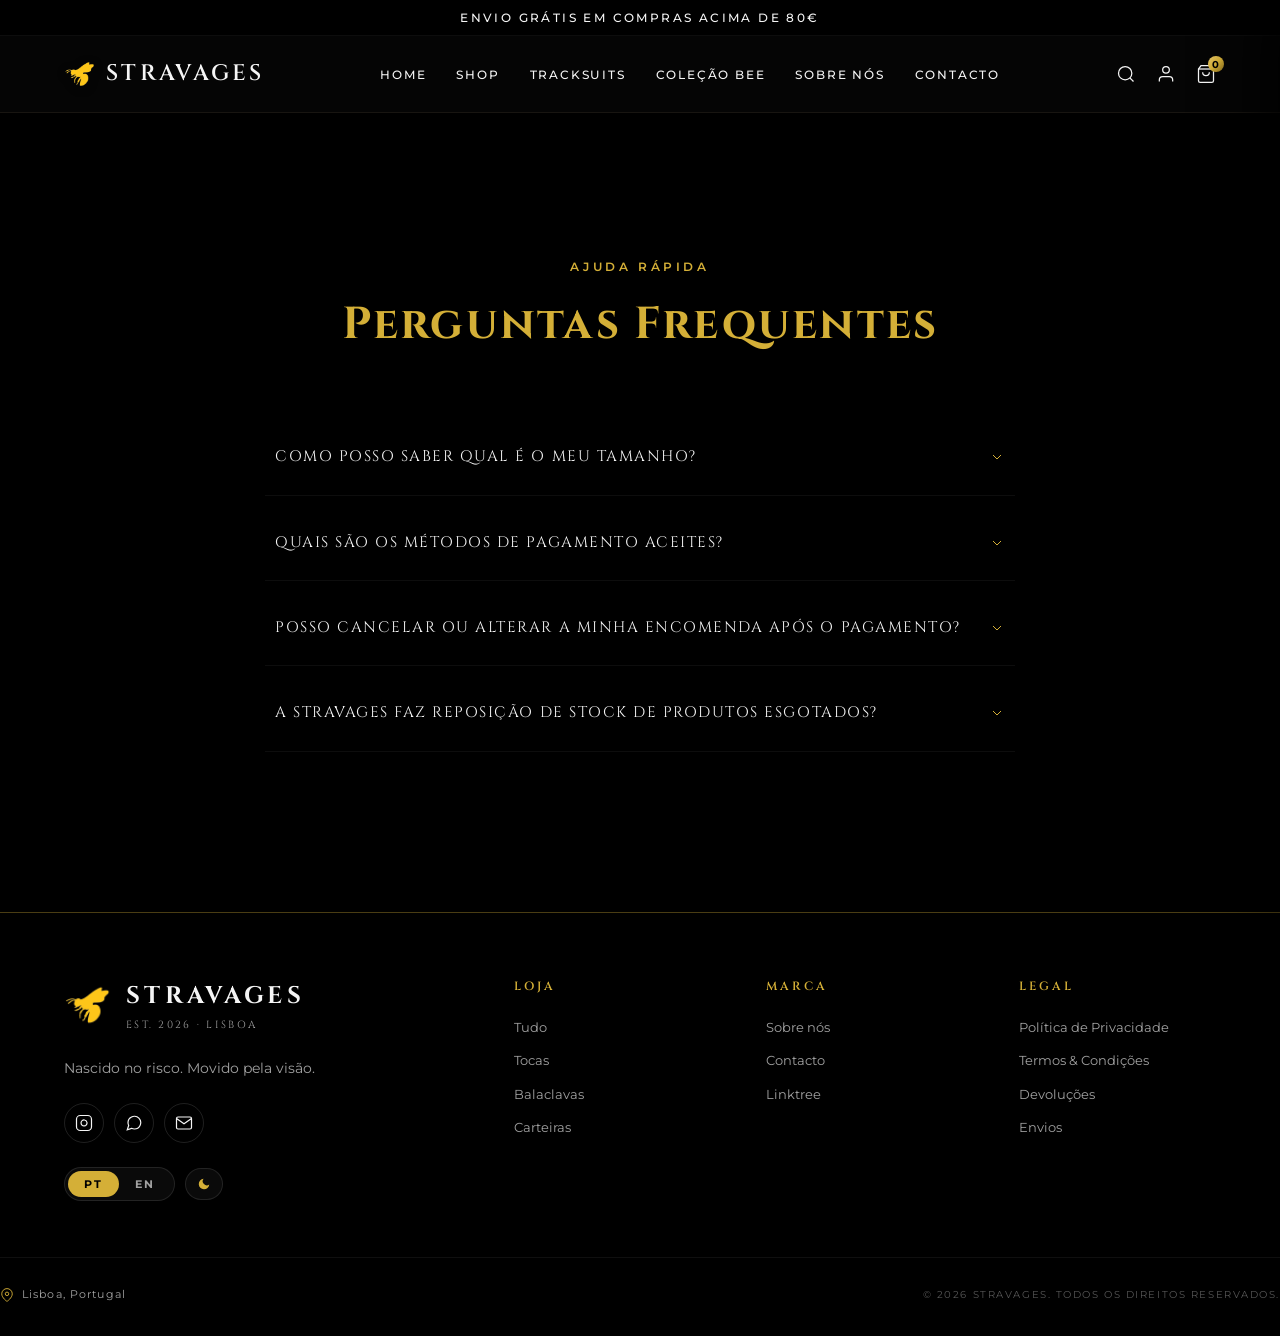
<file: perguntas-frequentes.html>
<!DOCTYPE html>
<html lang="pt">
<head>
  <meta charset="UTF-8">
  <meta name="viewport" content="width=device-width, initial-scale=1.0">
  <title>PERGUNTAS FREQUENTES | STRAVAGES</title>
  <meta name="description" content="Dúvidas comuns sobre pagamentos, encomendas, tamanhos e devoluções na Stravages.">
  <link rel="stylesheet" href="styles.css">
</head>
<body>

  <!-- Announcement Bar -->
  <div class="announcement-bar">
    Envio grátis em compras acima de 80€
  </div>

  <!-- Header -->
  <header id="main-header">
    <div class="container nav-container">
      <a href="index.html" class="logo">
        <img src="brand/bee.png" alt="Stravages Logo" style="height: 32px; width: auto; object-fit: contain; filter: drop-shadow(0 2px 4px rgba(0,0,0,0.5));">
        <span>STRAVAGES</span>
      </a>

      <nav>
        <ul class="nav-links">
          <li><a href="index.html">Home</a></li>
          <li><a href="shop.html">Shop</a></li>
          <li><a href="tracksuits.html">Tracksuits</a></li>
          <li><a href="colecao-bee.html">Coleção Bee</a></li>
          <li><a href="sobre-nos.html">Sobre Nós</a></li>
          <li><a href="contacto.html">Contacto</a></li>
        </ul>
      </nav>

      <div class="nav-icons">
        <button class="nav-icon-btn" id="search-btn" title="Pesquisar">
          <svg viewBox="0 0 24 24">
            <circle cx="11" cy="11" r="8"></circle>
            <line x1="21" y1="21" x2="16.65" y2="16.65"></line>
          </svg>
        </button>
        <button class="nav-icon-btn" id="profile-btn" title="Perfil">
          <svg viewBox="0 0 24 24">
            <path d="M20 21v-2a4 4 0 0 0-4-4H8a4 4 0 0 0-4 4v2"></path>
            <circle cx="12" cy="7" r="4"></circle>
          </svg>
        </button>
        <button class="nav-icon-btn" id="cart-btn" title="Carrinho">
          <svg viewBox="0 0 24 24">
            <path d="M6 2L3 6v14a2 2 0 0 0 2 2h14a2 2 0 0 0 2-2V6l-3-4z"></path>
            <line x1="3" y1="6" x2="21" y2="6"></line>
            <path d="M16 10a4 4 0 0 1-8 0"></path>
          </svg>
          <span class="cart-count-badge" id="cart-badge">0</span>
        </button>
      </div>
    </div>
  </header>

  <!-- FAQ Section -->
  <section style="padding: 140px 0 100px 0;">
    <div class="container">
      <div style="text-align: center; max-width: 600px; margin: 0 auto 50px auto;">
        <span class="section-label">Ajuda Rápida</span>
        <h1 class="info-title" style="margin-top: 10px;">Perguntas Frequentes</h1>
      </div>

      <!-- FAQ Accordions -->
      <div class="faq-container">
        <!-- Item 1 -->
        <div class="faq-item">
          <div class="faq-question">
            <span>Como posso saber qual é o meu tamanho?</span>
            <svg viewBox="0 0 24 24" fill="none" stroke="currentColor" stroke-width="2">
              <polyline points="6 9 12 15 18 9"></polyline>
            </svg>
          </div>
          <div class="faq-answer">
            Disponibilizamos um guia de tamanhos detalhado com as medidas exatas em centímetros diretamente nas páginas dos produtos correspondentes. Se estiveres entre dois tamanhos, recomendamos que escolhas o tamanho maior para um caimento mais descontraído/oversized, que faz parte do alinhamento estético da Stravages.
          </div>
        </div>

        <!-- Item 2 -->
        <div class="faq-item">
          <div class="faq-question">
            <span>Quais são os métodos de pagamento aceites?</span>
            <svg viewBox="0 0 24 24" fill="none" stroke="currentColor" stroke-width="2">
              <polyline points="6 9 12 15 18 9"></polyline>
            </svg>
          </div>
          <div class="faq-answer">
            Aceitamos pagamentos totalmente seguros via Cartão de Crédito/Débito (Visa, Mastercard, American Express), Apple Pay, Google Pay e Referência Multibanco (disponível para encomendas de clientes em Portugal).
          </div>
        </div>

        <!-- Item 3 -->
        <div class="faq-item">
          <div class="faq-question">
            <span>Posso cancelar ou alterar a minha encomenda após o pagamento?</span>
            <svg viewBox="0 0 24 24" fill="none" stroke="currentColor" stroke-width="2">
              <polyline points="6 9 12 15 18 9"></polyline>
            </svg>
          </div>
          <div class="faq-answer">
            Processamos e enviamos as encomendas muito rapidamente. Por favor, contacta-nos de imediato por e-mail (support@stravages.com) com o número da encomenda. Se a encomenda ainda não tiver sido expedida, teremos todo o gosto em efetuar a alteração ou o cancelamento.
          </div>
        </div>

        <!-- Item 4 -->
        <div class="faq-item">
          <div class="faq-question">
            <span>A Stravages faz reposição de stock de produtos esgotados?</span>
            <svg viewBox="0 0 24 24" fill="none" stroke="currentColor" stroke-width="2">
              <polyline points="6 9 12 15 18 9"></polyline>
            </svg>
          </div>
          <div class="faq-answer">
            A maioria dos nossos lançamentos é feita sob o conceito de "drops de edição limitada", o que significa que, uma vez esgotados, não voltam a ser produzidos. Isto garante a exclusividade das peças para os membros da colmeia. No entanto, alguns itens clássicos essenciais podem sofrer restock sazonal ocasional.
          </div>
        </div>
      </div>
    </div>
  </section>

  <!-- Footer -->
  <footer>
    <div class="container footer-grid">
      <!-- Brand block -->
      <div class="footer-brand">
        <a href="index.html" class="footer-logo">
          <img src="brand/bee.png" alt="Stravages" class="footer-logo-img">
          <div class="footer-logo-text">
            <span class="footer-wordmark">STRAVAGES</span>
            <span class="footer-meta">EST. 2026 · LISBOA</span>
          </div>
        </a>
        <p class="footer-tagline">Nascido no risco. Movido pela visão.</p>
        <div class="footer-socials">
          <a href="https://instagram.com/stravages.clo" target="_blank" rel="noopener noreferrer" aria-label="Stravages no Instagram">
            <svg viewBox="0 0 24 24" width="18" height="18" fill="none" stroke="currentColor" stroke-width="1.6">
              <rect x="2" y="2" width="20" height="20" rx="5" ry="5"></rect>
              <path d="M16 11.37A4 4 0 1 1 12.63 8 4 4 0 0 1 16 11.37z"></path>
              <line x1="17.5" y1="6.5" x2="17.51" y2="6.5" stroke-width="2"></line>
            </svg>
          </a>
          <a href="https://wa.me/351934728032?text=Ol%C3%A1%2C%20vim%20do%20site%20Stravages." target="_blank" rel="noopener noreferrer" aria-label="WhatsApp">
            <svg viewBox="0 0 24 24" width="18" height="18" fill="none" stroke="currentColor" stroke-width="1.6">
              <path d="M21 11.5a8.38 8.38 0 0 1-.9 3.8 8.5 8.5 0 0 1-7.6 4.7 8.38 8.38 0 0 1-3.8-.9L3 21l1.9-5.7a8.38 8.38 0 0 1-.9-3.8 8.5 8.5 0 0 1 4.7-7.6 8.38 8.38 0 0 1 3.8-.9h.5a8.48 8.48 0 0 1 8 8v.5z"></path>
            </svg>
          </a>
          <a href="mailto:Plugempire.contact@gmail.com" aria-label="Email">
            <svg viewBox="0 0 24 24" width="18" height="18" fill="none" stroke="currentColor" stroke-width="1.6">
              <path d="M4 4h16c1.1 0 2 .9 2 2v12c0 1.1-.9 2-2 2H4c-1.1 0-2-.9-2-2V6c0-1.1.9-2 2-2z"></path>
              <polyline points="22,6 12,13 2,6"></polyline>
            </svg>
          </a>
        </div>
        <div class="footer-toggles">
          <div class="lang-toggle" role="group" aria-label="Idioma">
            <button type="button" class="lang-btn is-active" data-lang="pt">PT</button>
            <button type="button" class="lang-btn" data-lang="en">EN</button>
          </div>
          <button type="button" class="theme-toggle is-dark" aria-label="Mudar tema">
            <svg class="icon-moon" viewBox="0 0 24 24" width="14" height="14" fill="currentColor"><path d="M21 12.79A9 9 0 1 1 11.21 3 7 7 0 0 0 21 12.79z"></path></svg>
            <svg class="icon-sun" viewBox="0 0 24 24" width="14" height="14" fill="none" stroke="currentColor" stroke-width="1.8"><circle cx="12" cy="12" r="4"></circle><line x1="12" y1="2" x2="12" y2="4"></line><line x1="12" y1="20" x2="12" y2="22"></line><line x1="4.93" y1="4.93" x2="6.34" y2="6.34"></line><line x1="17.66" y1="17.66" x2="19.07" y2="19.07"></line><line x1="2" y1="12" x2="4" y2="12"></line><line x1="20" y1="12" x2="22" y2="12"></line><line x1="4.93" y1="19.07" x2="6.34" y2="17.66"></line><line x1="17.66" y1="6.34" x2="19.07" y2="4.93"></line></svg>
          </button>
        </div>
      </div>

      <!-- Loja -->
      <div class="footer-col">
        <h4 class="footer-col-title">Loja</h4>
        <ul class="footer-links">
          <li><a href="shop.html">Tudo</a></li>
          <li><a href="shop.html?category=tocas">Tocas</a></li>
          <li><a href="shop.html?category=balaclavas">Balaclavas</a></li>
          <li><a href="shop.html?category=carteiras">Carteiras</a></li>
        </ul>
      </div>

      <!-- Marca -->
      <div class="footer-col">
        <h4 class="footer-col-title">Marca</h4>
        <ul class="footer-links">
          <li><a href="sobre-nos.html">Sobre nós</a></li>
          <li><a href="contacto.html">Contacto</a></li>
          <li><a href="https://linktr.ee/plug_empire" target="_blank" rel="noopener noreferrer">Linktree</a></li>
        </ul>
      </div>

      <!-- Legal -->
      <div class="footer-col">
        <h4 class="footer-col-title">Legal</h4>
        <ul class="footer-links">
          <li><a href="politica-privacidade.html">Política de Privacidade</a></li>
          <li><a href="termos-condicoes.html">Termos & Condições</a></li>
          <li><a href="trocas-devolucoes.html">Devoluções</a></li>
          <li><a href="envios-entregas.html">Envios</a></li>
        </ul>
      </div>
    </div>

    <div class="footer-bottom">
      <div class="footer-location">
        <svg viewBox="0 0 24 24" width="14" height="14" fill="none" stroke="currentColor" stroke-width="1.6" aria-hidden="true">
          <path d="M21 10c0 7-9 13-9 13s-9-6-9-13a9 9 0 0 1 18 0z"></path>
          <circle cx="12" cy="10" r="3"></circle>
        </svg>
        <span>Lisboa, Portugal</span>
      </div>
      <p class="footer-copyright">© 2026 Stravages. Todos os direitos reservados.</p>
    </div>
  </footer>

  <!-- Shared Global Scripts -->
  <script src="shared.js"></script>
  <script>
    document.addEventListener('DOMContentLoaded', () => {
      const faqItems = document.querySelectorAll('.faq-item');
      faqItems.forEach(item => {
        const question = item.querySelector('.faq-question');
        question.addEventListener('click', () => {
          // Check if it's already active
          const isActive = item.classList.contains('active');
          
          // Collapse all first
          faqItems.forEach(i => i.classList.remove('active'));
          
          // If was not active, expand it
          if (!isActive) {
            item.classList.add('active');
          }
        });
      });
    });
  </script>
</body>
</html>
</file>
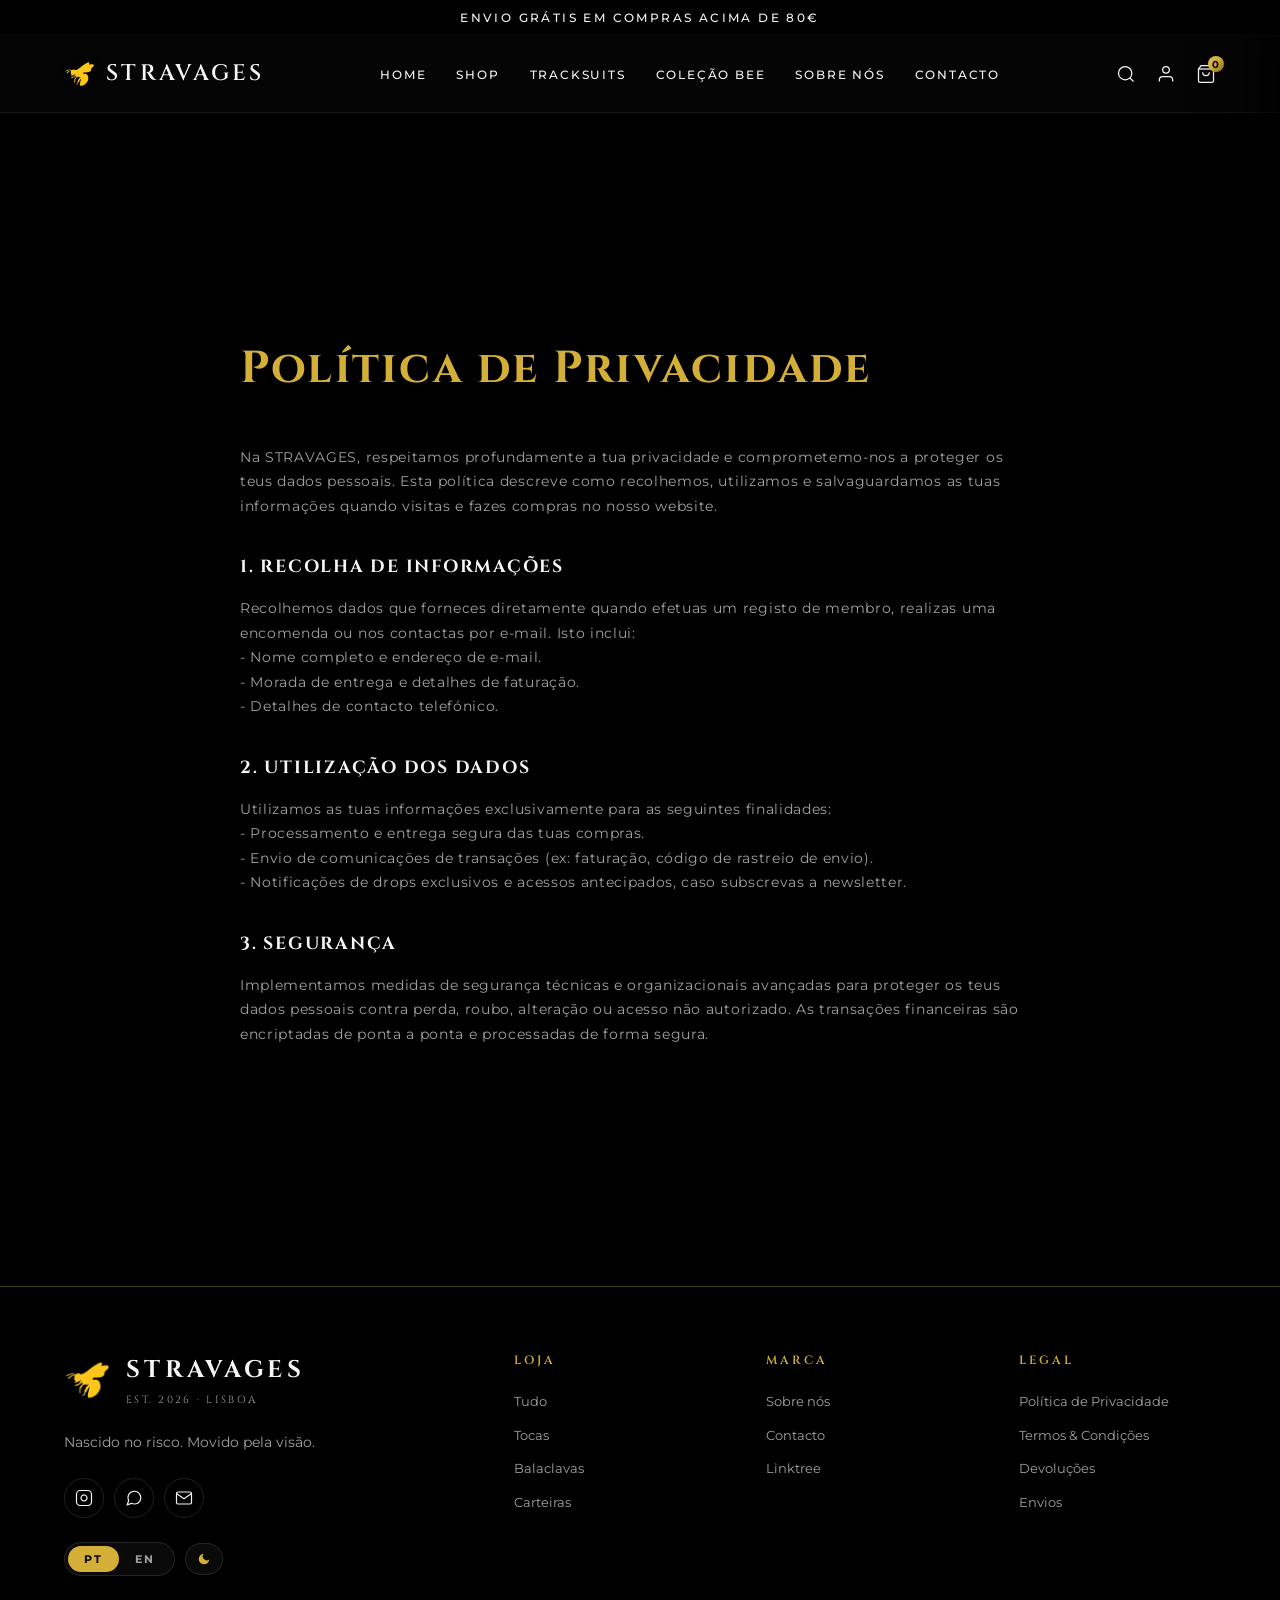
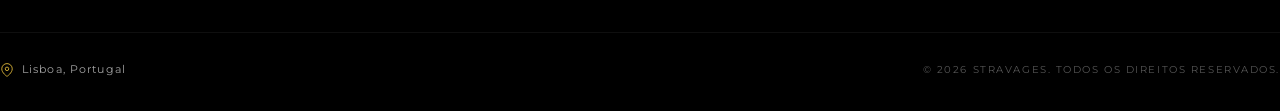
<file: politica-privacidade.html>
<!DOCTYPE html>
<html lang="pt">
<head>
  <meta charset="UTF-8">
  <meta name="viewport" content="width=device-width, initial-scale=1.0">
  <title>POLÍTICA DE PRIVACIDADE | STRAVAGES</title>
  <meta name="description" content="Informações sobre o tratamento de dados pessoais dos clientes na Stravages.">
  <link rel="stylesheet" href="styles.css">
</head>
<body>

  <!-- Announcement Bar -->
  <div class="announcement-bar">
    Envio grátis em compras acima de 80€
  </div>

  <!-- Header -->
  <header id="main-header">
    <div class="container nav-container">
      <a href="index.html" class="logo">
        <img src="brand/bee.png" alt="Stravages Logo" style="height: 32px; width: auto; object-fit: contain; filter: drop-shadow(0 2px 4px rgba(0,0,0,0.5));">
        <span>STRAVAGES</span>
      </a>

      <nav>
        <ul class="nav-links">
          <li><a href="index.html">Home</a></li>
          <li><a href="shop.html">Shop</a></li>
          <li><a href="tracksuits.html">Tracksuits</a></li>
          <li><a href="colecao-bee.html">Coleção Bee</a></li>
          <li><a href="sobre-nos.html">Sobre Nós</a></li>
          <li><a href="contacto.html">Contacto</a></li>
        </ul>
      </nav>

      <div class="nav-icons">
        <button class="nav-icon-btn" id="search-btn" title="Pesquisar">
          <svg viewBox="0 0 24 24">
            <circle cx="11" cy="11" r="8"></circle>
            <line x1="21" y1="21" x2="16.65" y2="16.65"></line>
          </svg>
        </button>
        <button class="nav-icon-btn" id="profile-btn" title="Perfil">
          <svg viewBox="0 0 24 24">
            <path d="M20 21v-2a4 4 0 0 0-4-4H8a4 4 0 0 0-4 4v2"></path>
            <circle cx="12" cy="7" r="4"></circle>
          </svg>
        </button>
        <button class="nav-icon-btn" id="cart-btn" title="Carrinho">
          <svg viewBox="0 0 24 24">
            <path d="M6 2L3 6v14a2 2 0 0 0 2 2h14a2 2 0 0 0 2-2V6l-3-4z"></path>
            <line x1="3" y1="6" x2="21" y2="6"></line>
            <path d="M16 10a4 4 0 0 1-8 0"></path>
          </svg>
          <span class="cart-count-badge" id="cart-badge">0</span>
        </button>
      </div>
    </div>
  </header>

  <!-- Info Layout Section -->
  <section style="padding: 140px 0 100px 0; display: flex; justify-content: center;">
    <div class="container info-layout">
      <h1 class="info-title">Política de Privacidade</h1>
      
      <div class="info-content">
        <p>
          Na STRAVAGES, respeitamos profundamente a tua privacidade e comprometemo-nos a proteger os teus dados pessoais. Esta política descreve como recolhemos, utilizamos e salvaguardamos as tuas informações quando visitas e fazes compras no nosso website.
        </p>

        <h3>1. Recolha de Informações</h3>
        <p>
          Recolhemos dados que forneces diretamente quando efetuas um registo de membro, realizas uma encomenda ou nos contactas por e-mail. Isto inclui:<br>
          - Nome completo e endereço de e-mail.<br>
          - Morada de entrega e detalhes de faturação.<br>
          - Detalhes de contacto telefónico.
        </p>

        <h3>2. Utilização dos Dados</h3>
        <p>
          Utilizamos as tuas informações exclusivamente para as seguintes finalidades:<br>
          - Processamento e entrega segura das tuas compras.<br>
          - Envio de comunicações de transações (ex: faturação, código de rastreio de envio).<br>
          - Notificações de drops exclusivos e acessos antecipados, caso subscrevas a newsletter.
        </p>

        <h3>3. Segurança</h3>
        <p>
          Implementamos medidas de segurança técnicas e organizacionais avançadas para proteger os teus dados pessoais contra perda, roubo, alteração ou acesso não autorizado. As transações financeiras são encriptadas de ponta a ponta e processadas de forma segura.
        </p>
      </div>
    </div>
  </section>

  <!-- Footer -->
  <footer>
    <div class="container footer-grid">
      <!-- Brand block -->
      <div class="footer-brand">
        <a href="index.html" class="footer-logo">
          <img src="brand/bee.png" alt="Stravages" class="footer-logo-img">
          <div class="footer-logo-text">
            <span class="footer-wordmark">STRAVAGES</span>
            <span class="footer-meta">EST. 2026 · LISBOA</span>
          </div>
        </a>
        <p class="footer-tagline">Nascido no risco. Movido pela visão.</p>
        <div class="footer-socials">
          <a href="https://instagram.com/stravages.clo" target="_blank" rel="noopener noreferrer" aria-label="Stravages no Instagram">
            <svg viewBox="0 0 24 24" width="18" height="18" fill="none" stroke="currentColor" stroke-width="1.6">
              <rect x="2" y="2" width="20" height="20" rx="5" ry="5"></rect>
              <path d="M16 11.37A4 4 0 1 1 12.63 8 4 4 0 0 1 16 11.37z"></path>
              <line x1="17.5" y1="6.5" x2="17.51" y2="6.5" stroke-width="2"></line>
            </svg>
          </a>
          <a href="https://wa.me/351934728032?text=Ol%C3%A1%2C%20vim%20do%20site%20Stravages." target="_blank" rel="noopener noreferrer" aria-label="WhatsApp">
            <svg viewBox="0 0 24 24" width="18" height="18" fill="none" stroke="currentColor" stroke-width="1.6">
              <path d="M21 11.5a8.38 8.38 0 0 1-.9 3.8 8.5 8.5 0 0 1-7.6 4.7 8.38 8.38 0 0 1-3.8-.9L3 21l1.9-5.7a8.38 8.38 0 0 1-.9-3.8 8.5 8.5 0 0 1 4.7-7.6 8.38 8.38 0 0 1 3.8-.9h.5a8.48 8.48 0 0 1 8 8v.5z"></path>
            </svg>
          </a>
          <a href="mailto:Plugempire.contact@gmail.com" aria-label="Email">
            <svg viewBox="0 0 24 24" width="18" height="18" fill="none" stroke="currentColor" stroke-width="1.6">
              <path d="M4 4h16c1.1 0 2 .9 2 2v12c0 1.1-.9 2-2 2H4c-1.1 0-2-.9-2-2V6c0-1.1.9-2 2-2z"></path>
              <polyline points="22,6 12,13 2,6"></polyline>
            </svg>
          </a>
        </div>
        <div class="footer-toggles">
          <div class="lang-toggle" role="group" aria-label="Idioma">
            <button type="button" class="lang-btn is-active" data-lang="pt">PT</button>
            <button type="button" class="lang-btn" data-lang="en">EN</button>
          </div>
          <button type="button" class="theme-toggle is-dark" aria-label="Mudar tema">
            <svg class="icon-moon" viewBox="0 0 24 24" width="14" height="14" fill="currentColor"><path d="M21 12.79A9 9 0 1 1 11.21 3 7 7 0 0 0 21 12.79z"></path></svg>
            <svg class="icon-sun" viewBox="0 0 24 24" width="14" height="14" fill="none" stroke="currentColor" stroke-width="1.8"><circle cx="12" cy="12" r="4"></circle><line x1="12" y1="2" x2="12" y2="4"></line><line x1="12" y1="20" x2="12" y2="22"></line><line x1="4.93" y1="4.93" x2="6.34" y2="6.34"></line><line x1="17.66" y1="17.66" x2="19.07" y2="19.07"></line><line x1="2" y1="12" x2="4" y2="12"></line><line x1="20" y1="12" x2="22" y2="12"></line><line x1="4.93" y1="19.07" x2="6.34" y2="17.66"></line><line x1="17.66" y1="6.34" x2="19.07" y2="4.93"></line></svg>
          </button>
        </div>
      </div>

      <!-- Loja -->
      <div class="footer-col">
        <h4 class="footer-col-title">Loja</h4>
        <ul class="footer-links">
          <li><a href="shop.html">Tudo</a></li>
          <li><a href="shop.html?category=tocas">Tocas</a></li>
          <li><a href="shop.html?category=balaclavas">Balaclavas</a></li>
          <li><a href="shop.html?category=carteiras">Carteiras</a></li>
        </ul>
      </div>

      <!-- Marca -->
      <div class="footer-col">
        <h4 class="footer-col-title">Marca</h4>
        <ul class="footer-links">
          <li><a href="sobre-nos.html">Sobre nós</a></li>
          <li><a href="contacto.html">Contacto</a></li>
          <li><a href="https://linktr.ee/plug_empire" target="_blank" rel="noopener noreferrer">Linktree</a></li>
        </ul>
      </div>

      <!-- Legal -->
      <div class="footer-col">
        <h4 class="footer-col-title">Legal</h4>
        <ul class="footer-links">
          <li><a href="politica-privacidade.html">Política de Privacidade</a></li>
          <li><a href="termos-condicoes.html">Termos & Condições</a></li>
          <li><a href="trocas-devolucoes.html">Devoluções</a></li>
          <li><a href="envios-entregas.html">Envios</a></li>
        </ul>
      </div>
    </div>

    <div class="footer-bottom">
      <div class="footer-location">
        <svg viewBox="0 0 24 24" width="14" height="14" fill="none" stroke="currentColor" stroke-width="1.6" aria-hidden="true">
          <path d="M21 10c0 7-9 13-9 13s-9-6-9-13a9 9 0 0 1 18 0z"></path>
          <circle cx="12" cy="10" r="3"></circle>
        </svg>
        <span>Lisboa, Portugal</span>
      </div>
      <p class="footer-copyright">© 2026 Stravages. Todos os direitos reservados.</p>
    </div>
  </footer>

  <!-- Shared Global Scripts -->
  <script src="shared.js"></script>
</body>
</html>
</file>
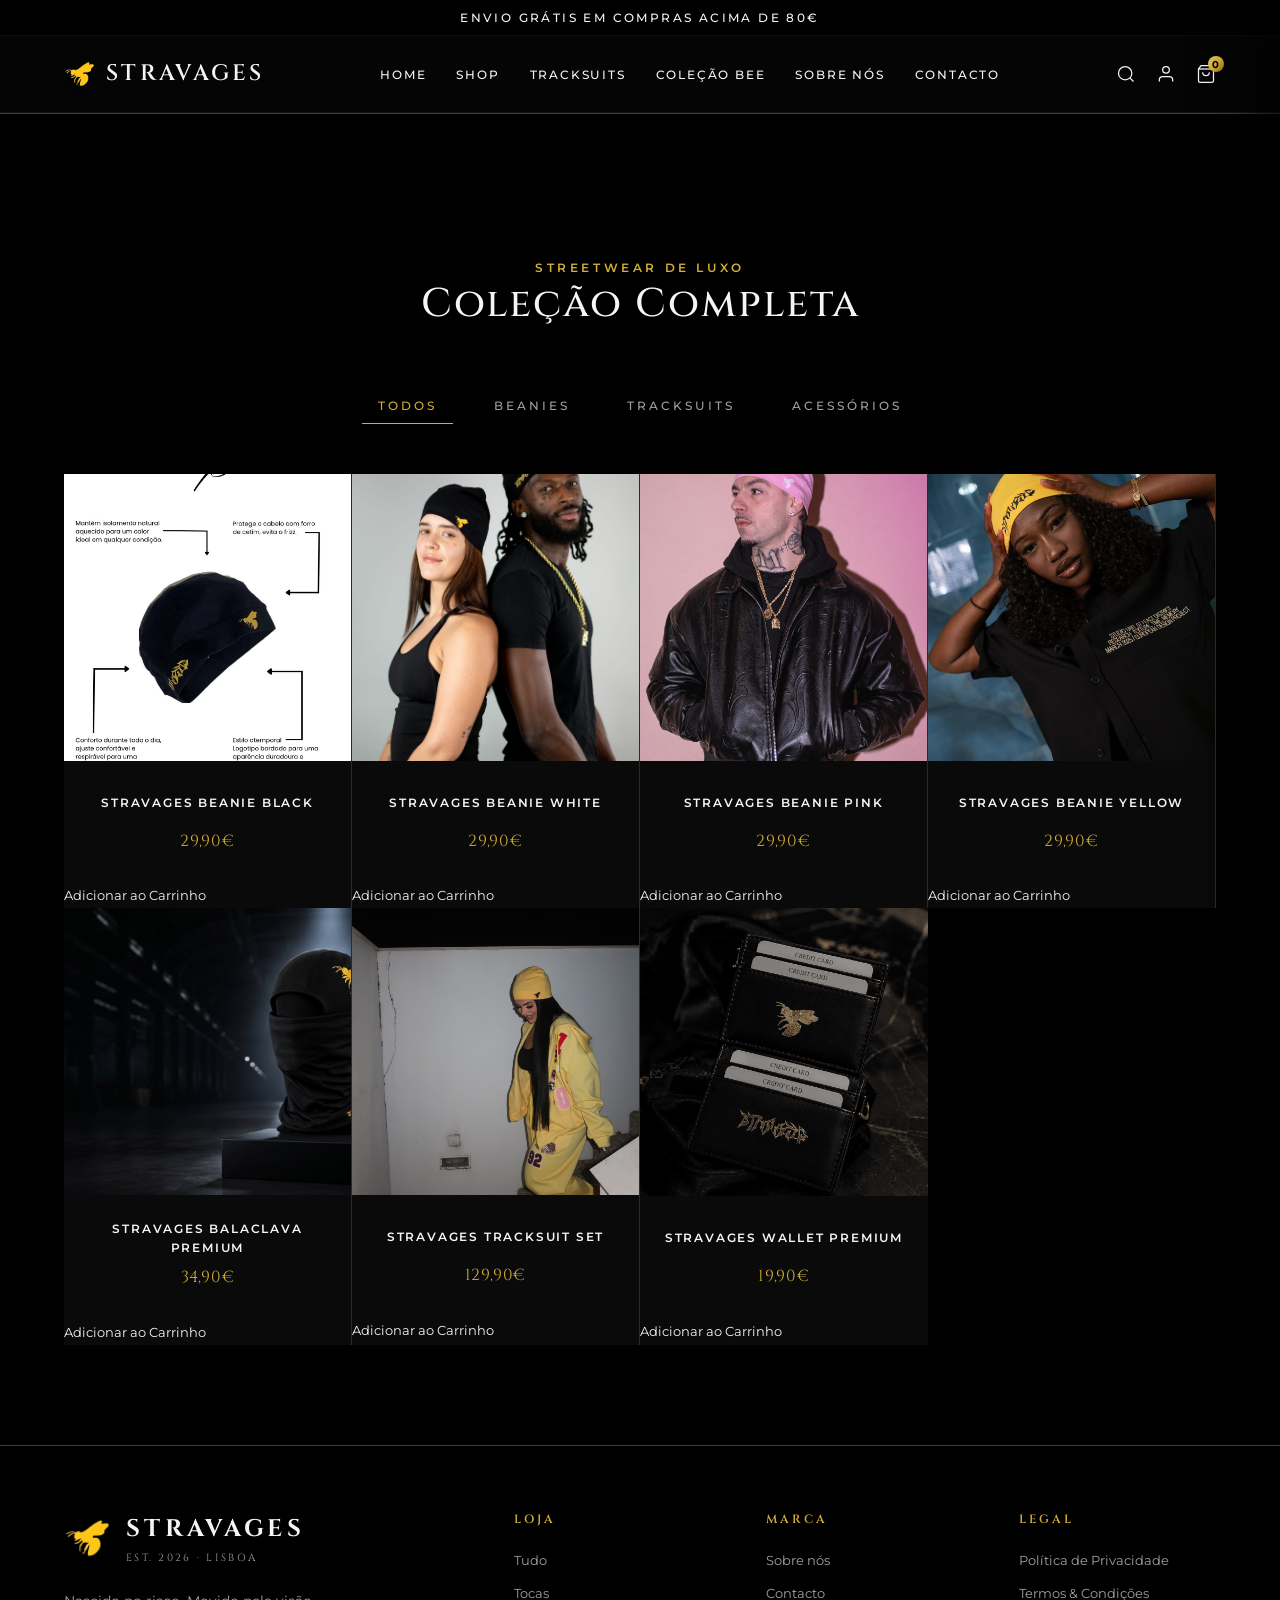
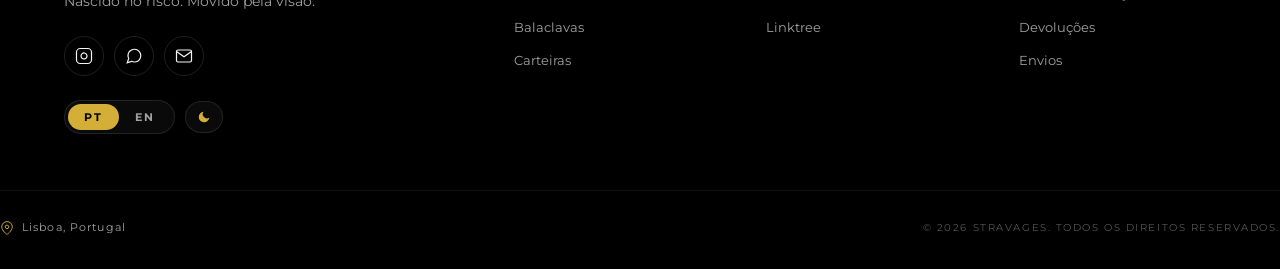
<file: shop.html>
<!DOCTYPE html>
<html lang="pt">
<head>
  <meta charset="UTF-8">
  <meta name="viewport" content="width=device-width, initial-scale=1.0">
  <title>SHOP | STRAVAGES</title>
  <meta name="description" content="Coleção completa Stravages - Streetwear de luxo, beanies, tracksuits e acessórios exclusivos.">
  <link rel="stylesheet" href="styles.css">
</head>
<body>

  <!-- Announcement Bar -->
  <div class="announcement-bar">
    Envio grátis em compras acima de 80€
  </div>

  <!-- Header -->
  <header id="main-header">
    <div class="container nav-container">
      <a href="index.html" class="logo">
        <img src="brand/bee.png" alt="Stravages Logo" style="height: 32px; width: auto; object-fit: contain; filter: drop-shadow(0 2px 4px rgba(0,0,0,0.5));">
        <span>STRAVAGES</span>
      </a>

      <nav>
        <ul class="nav-links">
          <li><a href="index.html">Home</a></li>
          <li><a href="shop.html" class="active">Shop</a></li>
          <li><a href="tracksuits.html">Tracksuits</a></li>
          <li><a href="colecao-bee.html">Coleção Bee</a></li>
          <li><a href="sobre-nos.html">Sobre Nós</a></li>
          <li><a href="contacto.html">Contacto</a></li>
        </ul>
      </nav>

      <div class="nav-icons">
        <button class="nav-icon-btn" id="search-btn" title="Pesquisar">
          <svg viewBox="0 0 24 24">
            <circle cx="11" cy="11" r="8"></circle>
            <line x1="21" y1="21" x2="16.65" y2="16.65"></line>
          </svg>
        </button>
        <button class="nav-icon-btn" id="profile-btn" title="Perfil">
          <svg viewBox="0 0 24 24">
            <path d="M20 21v-2a4 4 0 0 0-4-4H8a4 4 0 0 0-4 4v2"></path>
            <circle cx="12" cy="7" r="4"></circle>
          </svg>
        </button>
        <button class="nav-icon-btn" id="cart-btn" title="Carrinho">
          <svg viewBox="0 0 24 24">
            <path d="M6 2L3 6v14a2 2 0 0 0 2 2h14a2 2 0 0 0 2-2V6l-3-4z"></path>
            <line x1="3" y1="6" x2="21" y2="6"></line>
            <path d="M16 10a4 4 0 0 1-8 0"></path>
          </svg>
          <span class="cart-count-badge" id="cart-badge">0</span>
        </button>
      </div>
    </div>
  </header>

  <!-- Collection Catalog Section -->
  <section class="products-section" style="padding: 140px 0 100px 0;">
    <div class="container">
      <div class="products-header" style="text-align: center;">
        <span class="section-label">Streetwear de Luxo</span>
        <h2 class="section-title">Coleção Completa</h2>
      </div>

      <!-- Category Filter Tabs -->
      <div class="shop-filters">
        <div class="btn-filter-tab active" data-category="all">Todos</div>
        <div class="btn-filter-tab" data-category="beanies">Beanies</div>
        <div class="btn-filter-tab" data-category="tracksuits">Tracksuits</div>
        <div class="btn-filter-tab" data-category="accessories">Acessórios</div>
      </div>

      <!-- Products Grid -->
      <div class="products-grid" id="shop-grid">
        <!-- Beanie Black -->
        <div class="product-card" data-id="beanie-black" data-name="Stravages Beanie Black" data-price="29.90" data-cat="beanies">
          <img class="product-card-img" src="products/beanie-black-1.jpg" alt="Stravages Beanie Black">
          <div class="product-info">
            <h3 class="product-name">Stravages Beanie Black</h3>
            <p class="product-price">29,90€</p>
            <button class="btn-add-cart">Adicionar ao Carrinho</button>
          </div>
        </div>

        <!-- Beanie White -->
        <div class="product-card" data-id="beanie-white" data-name="Stravages Beanie White" data-price="29.90" data-cat="beanies">
          <img class="product-card-img" src="products/beanie-white-1.jpg" alt="Stravages Beanie White">
          <div class="product-info">
            <h3 class="product-name">Stravages Beanie White</h3>
            <p class="product-price">29,90€</p>
            <button class="btn-add-cart">Adicionar ao Carrinho</button>
          </div>
        </div>

        <!-- Beanie Pink -->
        <div class="product-card" data-id="beanie-pink" data-name="Stravages Beanie Pink" data-price="29.90" data-cat="beanies">
          <img class="product-card-img" src="products/beanie-pink-1.jpg" alt="Stravages Beanie Pink">
          <div class="product-info">
            <h3 class="product-name">Stravages Beanie Pink</h3>
            <p class="product-price">29,90€</p>
            <button class="btn-add-cart">Adicionar ao Carrinho</button>
          </div>
        </div>

        <!-- Beanie Yellow -->
        <div class="product-card" data-id="beanie-yellow" data-name="Stravages Beanie Yellow" data-price="29.90" data-cat="beanies">
          <img class="product-card-img" src="products/beanie-yellow-1.jpg" alt="Stravages Beanie Yellow">
          <div class="product-info">
            <h3 class="product-name">Stravages Beanie Yellow</h3>
            <p class="product-price">29,90€</p>
            <button class="btn-add-cart">Adicionar ao Carrinho</button>
          </div>
        </div>

        <!-- Balaclava Premium -->
        <div class="product-card" data-id="balaclava-premium" data-name="Stravages Balaclava Premium" data-price="34.90" data-cat="accessories">
          <img class="product-card-img" src="products/balaclava-1.jpg" alt="Stravages Balaclava Premium">
          <div class="product-info">
            <h3 class="product-name">Stravages Balaclava Premium</h3>
            <p class="product-price">34,90€</p>
            <button class="btn-add-cart">Adicionar ao Carrinho</button>
          </div>
        </div>

        <!-- Tracksuit Set -->
        <div class="product-card" data-id="stravages-set" data-name="Stravages Tracksuit Set" data-price="129.90" data-cat="tracksuits">
          <img class="product-card-img" src="products/tracksuit-yellow-1.jpg" alt="Stravages Tracksuit Set">
          <div class="product-info">
            <h3 class="product-name">Stravages Tracksuit Set</h3>
            <p class="product-price">129,90€</p>
            <button class="btn-add-cart">Adicionar ao Carrinho</button>
          </div>
        </div>

        <!-- Wallet Premium -->
        <div class="product-card" data-id="stravages-wallet" data-name="Stravages Wallet Premium" data-price="19.90" data-cat="accessories">
          <img class="product-card-img" src="products/wallet-1.png" alt="Stravages Wallet Premium">
          <div class="product-info">
            <h3 class="product-name">Stravages Wallet Premium</h3>
            <p class="product-price">19,90€</p>
            <button class="btn-add-cart">Adicionar ao Carrinho</button>
          </div>
        </div>
      </div>
    </div>
  </section>

  <!-- Footer -->
  <footer>
    <div class="container footer-grid">
      <!-- Brand block -->
      <div class="footer-brand">
        <a href="index.html" class="footer-logo">
          <img src="brand/bee.png" alt="Stravages" class="footer-logo-img">
          <div class="footer-logo-text">
            <span class="footer-wordmark">STRAVAGES</span>
            <span class="footer-meta">EST. 2026 · LISBOA</span>
          </div>
        </a>
        <p class="footer-tagline">Nascido no risco. Movido pela visão.</p>
        <div class="footer-socials">
          <a href="https://instagram.com/stravages.clo" target="_blank" rel="noopener noreferrer" aria-label="Stravages no Instagram">
            <svg viewBox="0 0 24 24" width="18" height="18" fill="none" stroke="currentColor" stroke-width="1.6">
              <rect x="2" y="2" width="20" height="20" rx="5" ry="5"></rect>
              <path d="M16 11.37A4 4 0 1 1 12.63 8 4 4 0 0 1 16 11.37z"></path>
              <line x1="17.5" y1="6.5" x2="17.51" y2="6.5" stroke-width="2"></line>
            </svg>
          </a>
          <a href="https://wa.me/351934728032?text=Ol%C3%A1%2C%20vim%20do%20site%20Stravages." target="_blank" rel="noopener noreferrer" aria-label="WhatsApp">
            <svg viewBox="0 0 24 24" width="18" height="18" fill="none" stroke="currentColor" stroke-width="1.6">
              <path d="M21 11.5a8.38 8.38 0 0 1-.9 3.8 8.5 8.5 0 0 1-7.6 4.7 8.38 8.38 0 0 1-3.8-.9L3 21l1.9-5.7a8.38 8.38 0 0 1-.9-3.8 8.5 8.5 0 0 1 4.7-7.6 8.38 8.38 0 0 1 3.8-.9h.5a8.48 8.48 0 0 1 8 8v.5z"></path>
            </svg>
          </a>
          <a href="mailto:Plugempire.contact@gmail.com" aria-label="Email">
            <svg viewBox="0 0 24 24" width="18" height="18" fill="none" stroke="currentColor" stroke-width="1.6">
              <path d="M4 4h16c1.1 0 2 .9 2 2v12c0 1.1-.9 2-2 2H4c-1.1 0-2-.9-2-2V6c0-1.1.9-2 2-2z"></path>
              <polyline points="22,6 12,13 2,6"></polyline>
            </svg>
          </a>
        </div>
        <div class="footer-toggles">
          <div class="lang-toggle" role="group" aria-label="Idioma">
            <button type="button" class="lang-btn is-active" data-lang="pt">PT</button>
            <button type="button" class="lang-btn" data-lang="en">EN</button>
          </div>
          <button type="button" class="theme-toggle is-dark" aria-label="Mudar tema">
            <svg class="icon-moon" viewBox="0 0 24 24" width="14" height="14" fill="currentColor"><path d="M21 12.79A9 9 0 1 1 11.21 3 7 7 0 0 0 21 12.79z"></path></svg>
            <svg class="icon-sun" viewBox="0 0 24 24" width="14" height="14" fill="none" stroke="currentColor" stroke-width="1.8"><circle cx="12" cy="12" r="4"></circle><line x1="12" y1="2" x2="12" y2="4"></line><line x1="12" y1="20" x2="12" y2="22"></line><line x1="4.93" y1="4.93" x2="6.34" y2="6.34"></line><line x1="17.66" y1="17.66" x2="19.07" y2="19.07"></line><line x1="2" y1="12" x2="4" y2="12"></line><line x1="20" y1="12" x2="22" y2="12"></line><line x1="4.93" y1="19.07" x2="6.34" y2="17.66"></line><line x1="17.66" y1="6.34" x2="19.07" y2="4.93"></line></svg>
          </button>
        </div>
      </div>

      <!-- Loja -->
      <div class="footer-col">
        <h4 class="footer-col-title">Loja</h4>
        <ul class="footer-links">
          <li><a href="shop.html">Tudo</a></li>
          <li><a href="shop.html?category=tocas">Tocas</a></li>
          <li><a href="shop.html?category=balaclavas">Balaclavas</a></li>
          <li><a href="shop.html?category=carteiras">Carteiras</a></li>
        </ul>
      </div>

      <!-- Marca -->
      <div class="footer-col">
        <h4 class="footer-col-title">Marca</h4>
        <ul class="footer-links">
          <li><a href="sobre-nos.html">Sobre nós</a></li>
          <li><a href="contacto.html">Contacto</a></li>
          <li><a href="https://linktr.ee/plug_empire" target="_blank" rel="noopener noreferrer">Linktree</a></li>
        </ul>
      </div>

      <!-- Legal -->
      <div class="footer-col">
        <h4 class="footer-col-title">Legal</h4>
        <ul class="footer-links">
          <li><a href="politica-privacidade.html">Política de Privacidade</a></li>
          <li><a href="termos-condicoes.html">Termos & Condições</a></li>
          <li><a href="trocas-devolucoes.html">Devoluções</a></li>
          <li><a href="envios-entregas.html">Envios</a></li>
        </ul>
      </div>
    </div>

    <div class="footer-bottom">
      <div class="footer-location">
        <svg viewBox="0 0 24 24" width="14" height="14" fill="none" stroke="currentColor" stroke-width="1.6" aria-hidden="true">
          <path d="M21 10c0 7-9 13-9 13s-9-6-9-13a9 9 0 0 1 18 0z"></path>
          <circle cx="12" cy="10" r="3"></circle>
        </svg>
        <span>Lisboa, Portugal</span>
      </div>
      <p class="footer-copyright">© 2026 Stravages. Todos os direitos reservados.</p>
    </div>
  </footer>

  <!-- Shared Global Scripts -->
  <script src="shared.js"></script>
  <script>
    document.addEventListener('DOMContentLoaded', () => {
      const tabs = document.querySelectorAll('.btn-filter-tab');
      const cards = document.querySelectorAll('.product-card');

      // Filtering Category Logic
      tabs.forEach(tab => {
        tab.addEventListener('click', () => {
          tabs.forEach(t => t.classList.remove('active'));
          tab.classList.add('active');
          const cat = tab.getAttribute('data-category');

          cards.forEach(card => {
            const cardCat = card.getAttribute('data-cat');
            if (cat === 'all' || cardCat === cat) {
              card.style.display = 'flex';
            } else {
              card.style.display = 'none';
            }
          });
        });
      });

      // Parse query params to handle filter links or scroll to specific item
      const params = new URLSearchParams(window.location.search);
      const categoryParam = params.get('category');
      const productParam = params.get('product');

      if (categoryParam) {
        const matchingTab = document.querySelector(`.btn-filter-tab[data-category="${categoryParam}"]`);
        if (matchingTab) {
          matchingTab.click();
        }
      }

      if (productParam) {
        setTimeout(() => {
          const targetCard = document.querySelector(`.product-card[data-id="${productParam}"]`);
          if (targetCard) {
            targetCard.scrollIntoView({ behavior: 'smooth', block: 'center' });
            targetCard.style.borderColor = 'var(--gold-primary)';
            setTimeout(() => targetCard.style.borderColor = '', 2000);
          }
        }, 300);
      }
    });
  </script>
</body>
</html>
</file>
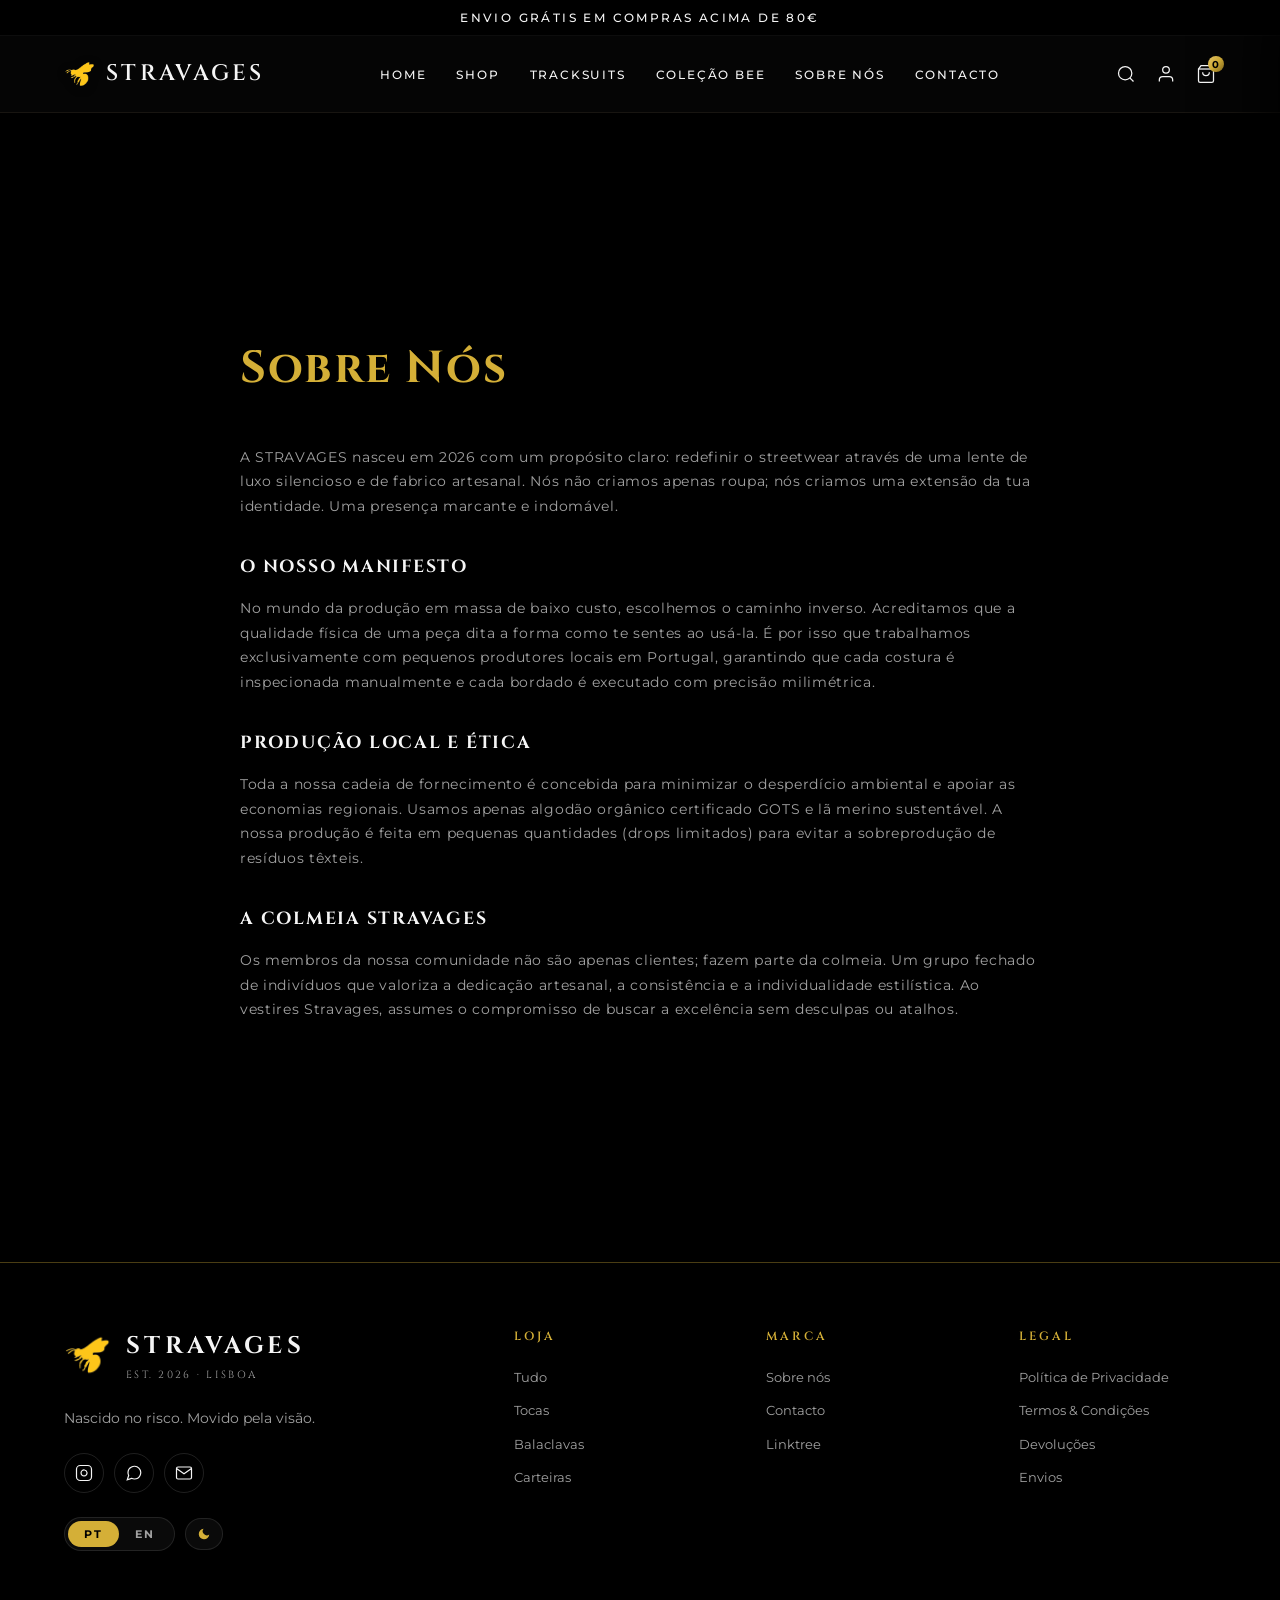
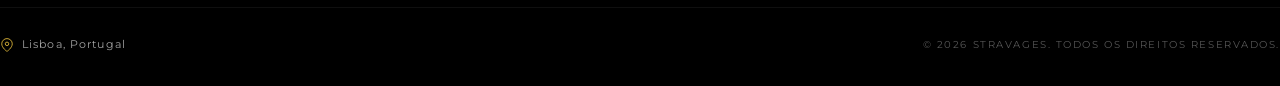
<file: sobre-nos.html>
<!DOCTYPE html>
<html lang="pt">
<head>
  <meta charset="UTF-8">
  <meta name="viewport" content="width=device-width, initial-scale=1.0">
  <title>SOBRE NÓS | STRAVAGES</title>
  <meta name="description" content="A história por detrás da Stravages - Streetwear de luxo, qualidade artesanal e visão de marca.">
  <link rel="stylesheet" href="styles.css">
</head>
<body>

  <!-- Announcement Bar -->
  <div class="announcement-bar">
    Envio grátis em compras acima de 80€
  </div>

  <!-- Header -->
  <header id="main-header">
    <div class="container nav-container">
      <a href="index.html" class="logo">
        <img src="brand/bee.png" alt="Stravages Logo" style="height: 32px; width: auto; object-fit: contain; filter: drop-shadow(0 2px 4px rgba(0,0,0,0.5));">
        <span>STRAVAGES</span>
      </a>

      <nav>
        <ul class="nav-links">
          <li><a href="index.html">Home</a></li>
          <li><a href="shop.html">Shop</a></li>
          <li><a href="tracksuits.html">Tracksuits</a></li>
          <li><a href="colecao-bee.html">Coleção Bee</a></li>
          <li><a href="sobre-nos.html" class="active">Sobre Nós</a></li>
          <li><a href="contacto.html">Contacto</a></li>
        </ul>
      </nav>

      <div class="nav-icons">
        <button class="nav-icon-btn" id="search-btn" title="Pesquisar">
          <svg viewBox="0 0 24 24">
            <circle cx="11" cy="11" r="8"></circle>
            <line x1="21" y1="21" x2="16.65" y2="16.65"></line>
          </svg>
        </button>
        <button class="nav-icon-btn" id="profile-btn" title="Perfil">
          <svg viewBox="0 0 24 24">
            <path d="M20 21v-2a4 4 0 0 0-4-4H8a4 4 0 0 0-4 4v2"></path>
            <circle cx="12" cy="7" r="4"></circle>
          </svg>
        </button>
        <button class="nav-icon-btn" id="cart-btn" title="Carrinho">
          <svg viewBox="0 0 24 24">
            <path d="M6 2L3 6v14a2 2 0 0 0 2 2h14a2 2 0 0 0 2-2V6l-3-4z"></path>
            <line x1="3" y1="6" x2="21" y2="6"></line>
            <path d="M16 10a4 4 0 0 1-8 0"></path>
          </svg>
          <span class="cart-count-badge" id="cart-badge">0</span>
        </button>
      </div>
    </div>
  </header>

  <!-- About Us Section -->
  <section style="padding: 140px 0 100px 0; display: flex; justify-content: center;">
    <div class="container info-layout">
      <h1 class="info-title">Sobre Nós</h1>
      
      <div class="info-content">
        <p>
          A STRAVAGES nasceu em 2026 com um propósito claro: redefinir o streetwear através de uma lente de luxo silencioso e de fabrico artesanal. Nós não criamos apenas roupa; nós criamos uma extensão da tua identidade. Uma presença marcante e indomável.
        </p>

        <h3>O Nosso Manifesto</h3>
        <p>
          No mundo da produção em massa de baixo custo, escolhemos o caminho inverso. Acreditamos que a qualidade física de uma peça dita a forma como te sentes ao usá-la. É por isso que trabalhamos exclusivamente com pequenos produtores locais em Portugal, garantindo que cada costura é inspecionada manualmente e cada bordado é executado com precisão milimétrica.
        </p>

        <h3>Produção Local e Ética</h3>
        <p>
          Toda a nossa cadeia de fornecimento é concebida para minimizar o desperdício ambiental e apoiar as economias regionais. Usamos apenas algodão orgânico certificado GOTS e lã merino sustentável. A nossa produção é feita em pequenas quantidades (drops limitados) para evitar a sobreprodução de resíduos têxteis.
        </p>

        <h3>A Colmeia Stravages</h3>
        <p>
          Os membros da nossa comunidade não são apenas clientes; fazem parte da colmeia. Um grupo fechado de indivíduos que valoriza a dedicação artesanal, a consistência e a individualidade estilística. Ao vestires Stravages, assumes o compromisso de buscar a excelência sem desculpas ou atalhos.
        </p>
      </div>
    </div>
  </section>

  <!-- Footer -->
  <footer>
    <div class="container footer-grid">
      <!-- Brand block -->
      <div class="footer-brand">
        <a href="index.html" class="footer-logo">
          <img src="brand/bee.png" alt="Stravages" class="footer-logo-img">
          <div class="footer-logo-text">
            <span class="footer-wordmark">STRAVAGES</span>
            <span class="footer-meta">EST. 2026 · LISBOA</span>
          </div>
        </a>
        <p class="footer-tagline">Nascido no risco. Movido pela visão.</p>
        <div class="footer-socials">
          <a href="https://instagram.com/stravages.clo" target="_blank" rel="noopener noreferrer" aria-label="Stravages no Instagram">
            <svg viewBox="0 0 24 24" width="18" height="18" fill="none" stroke="currentColor" stroke-width="1.6">
              <rect x="2" y="2" width="20" height="20" rx="5" ry="5"></rect>
              <path d="M16 11.37A4 4 0 1 1 12.63 8 4 4 0 0 1 16 11.37z"></path>
              <line x1="17.5" y1="6.5" x2="17.51" y2="6.5" stroke-width="2"></line>
            </svg>
          </a>
          <a href="https://wa.me/351934728032?text=Ol%C3%A1%2C%20vim%20do%20site%20Stravages." target="_blank" rel="noopener noreferrer" aria-label="WhatsApp">
            <svg viewBox="0 0 24 24" width="18" height="18" fill="none" stroke="currentColor" stroke-width="1.6">
              <path d="M21 11.5a8.38 8.38 0 0 1-.9 3.8 8.5 8.5 0 0 1-7.6 4.7 8.38 8.38 0 0 1-3.8-.9L3 21l1.9-5.7a8.38 8.38 0 0 1-.9-3.8 8.5 8.5 0 0 1 4.7-7.6 8.38 8.38 0 0 1 3.8-.9h.5a8.48 8.48 0 0 1 8 8v.5z"></path>
            </svg>
          </a>
          <a href="mailto:Plugempire.contact@gmail.com" aria-label="Email">
            <svg viewBox="0 0 24 24" width="18" height="18" fill="none" stroke="currentColor" stroke-width="1.6">
              <path d="M4 4h16c1.1 0 2 .9 2 2v12c0 1.1-.9 2-2 2H4c-1.1 0-2-.9-2-2V6c0-1.1.9-2 2-2z"></path>
              <polyline points="22,6 12,13 2,6"></polyline>
            </svg>
          </a>
        </div>
        <div class="footer-toggles">
          <div class="lang-toggle" role="group" aria-label="Idioma">
            <button type="button" class="lang-btn is-active" data-lang="pt">PT</button>
            <button type="button" class="lang-btn" data-lang="en">EN</button>
          </div>
          <button type="button" class="theme-toggle is-dark" aria-label="Mudar tema">
            <svg class="icon-moon" viewBox="0 0 24 24" width="14" height="14" fill="currentColor"><path d="M21 12.79A9 9 0 1 1 11.21 3 7 7 0 0 0 21 12.79z"></path></svg>
            <svg class="icon-sun" viewBox="0 0 24 24" width="14" height="14" fill="none" stroke="currentColor" stroke-width="1.8"><circle cx="12" cy="12" r="4"></circle><line x1="12" y1="2" x2="12" y2="4"></line><line x1="12" y1="20" x2="12" y2="22"></line><line x1="4.93" y1="4.93" x2="6.34" y2="6.34"></line><line x1="17.66" y1="17.66" x2="19.07" y2="19.07"></line><line x1="2" y1="12" x2="4" y2="12"></line><line x1="20" y1="12" x2="22" y2="12"></line><line x1="4.93" y1="19.07" x2="6.34" y2="17.66"></line><line x1="17.66" y1="6.34" x2="19.07" y2="4.93"></line></svg>
          </button>
        </div>
      </div>

      <!-- Loja -->
      <div class="footer-col">
        <h4 class="footer-col-title">Loja</h4>
        <ul class="footer-links">
          <li><a href="shop.html">Tudo</a></li>
          <li><a href="shop.html?category=tocas">Tocas</a></li>
          <li><a href="shop.html?category=balaclavas">Balaclavas</a></li>
          <li><a href="shop.html?category=carteiras">Carteiras</a></li>
        </ul>
      </div>

      <!-- Marca -->
      <div class="footer-col">
        <h4 class="footer-col-title">Marca</h4>
        <ul class="footer-links">
          <li><a href="sobre-nos.html">Sobre nós</a></li>
          <li><a href="contacto.html">Contacto</a></li>
          <li><a href="https://linktr.ee/plug_empire" target="_blank" rel="noopener noreferrer">Linktree</a></li>
        </ul>
      </div>

      <!-- Legal -->
      <div class="footer-col">
        <h4 class="footer-col-title">Legal</h4>
        <ul class="footer-links">
          <li><a href="politica-privacidade.html">Política de Privacidade</a></li>
          <li><a href="termos-condicoes.html">Termos & Condições</a></li>
          <li><a href="trocas-devolucoes.html">Devoluções</a></li>
          <li><a href="envios-entregas.html">Envios</a></li>
        </ul>
      </div>
    </div>

    <div class="footer-bottom">
      <div class="footer-location">
        <svg viewBox="0 0 24 24" width="14" height="14" fill="none" stroke="currentColor" stroke-width="1.6" aria-hidden="true">
          <path d="M21 10c0 7-9 13-9 13s-9-6-9-13a9 9 0 0 1 18 0z"></path>
          <circle cx="12" cy="10" r="3"></circle>
        </svg>
        <span>Lisboa, Portugal</span>
      </div>
      <p class="footer-copyright">© 2026 Stravages. Todos os direitos reservados.</p>
    </div>
  </footer>

  <!-- Shared Global Scripts -->
  <script src="shared.js"></script>
</body>
</html>
</file>
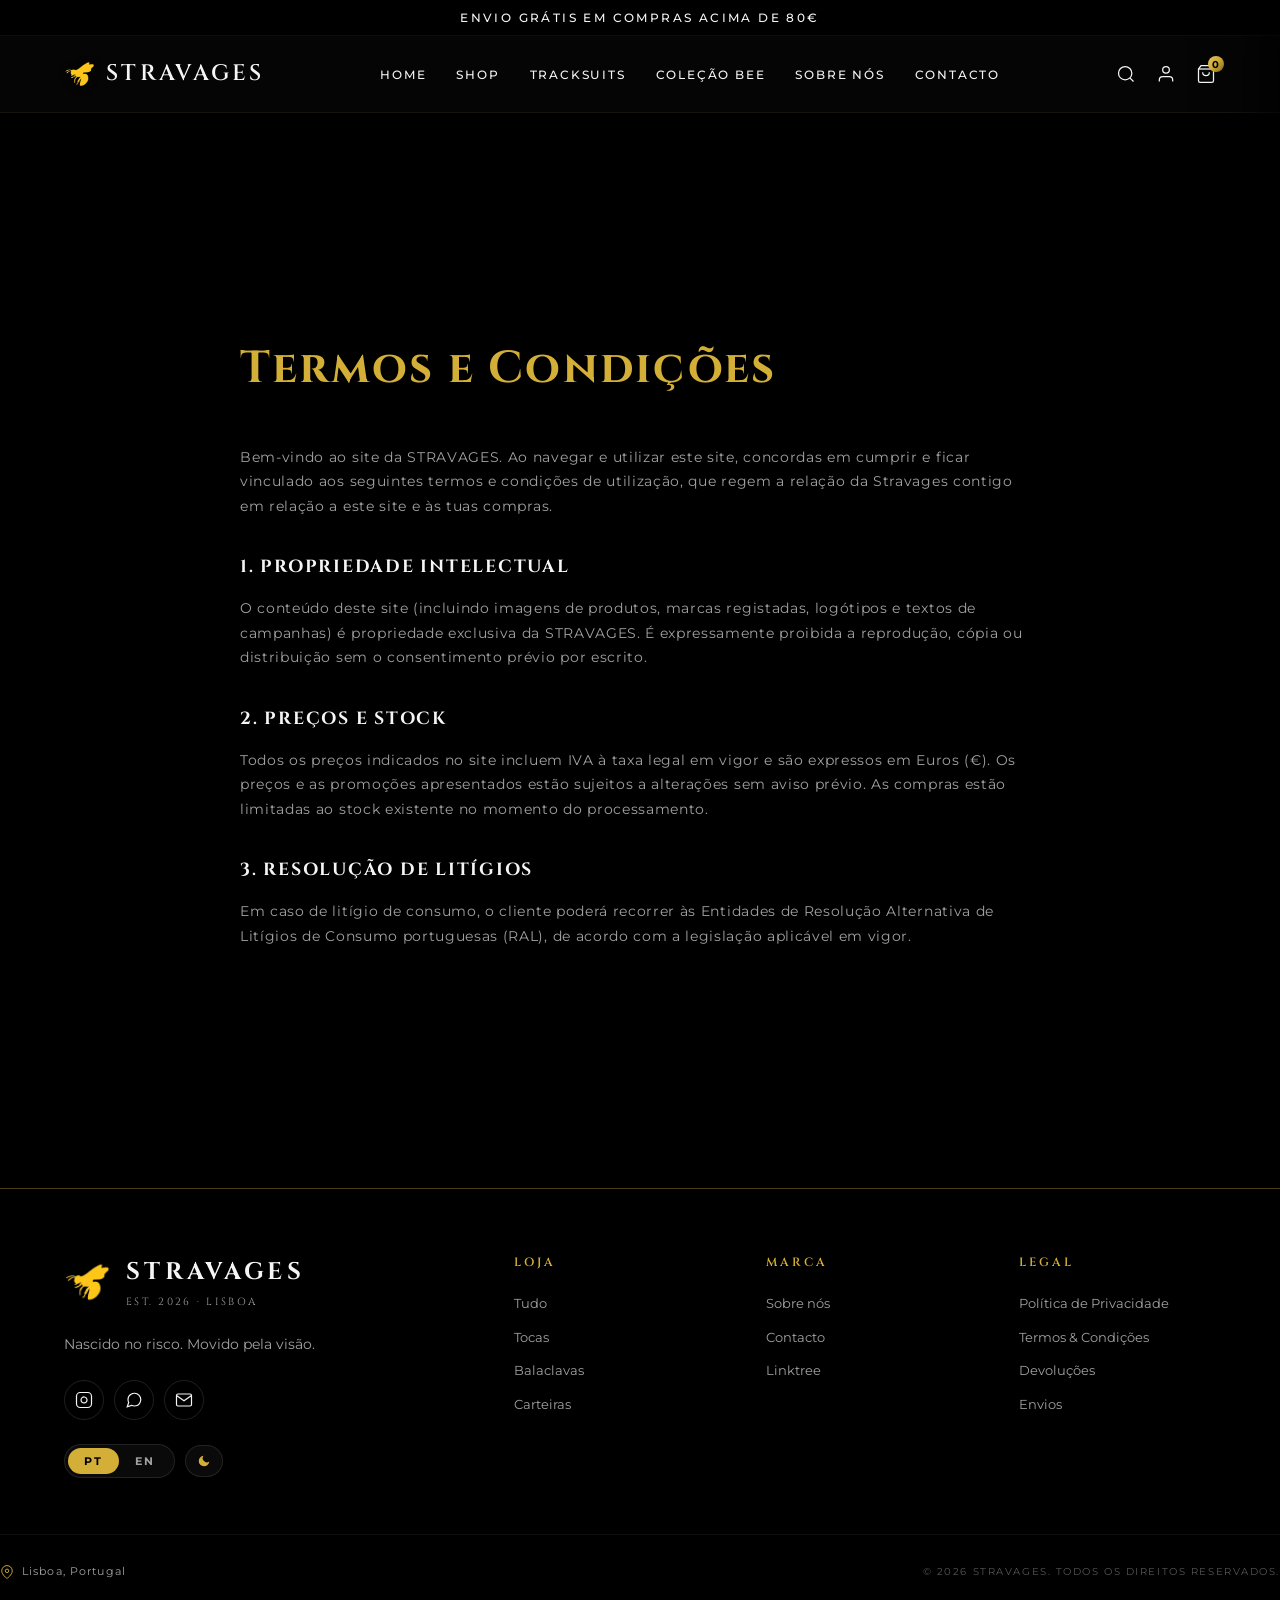
<file: termos-condicoes.html>
<!DOCTYPE html>
<html lang="pt">
<head>
  <meta charset="UTF-8">
  <meta name="viewport" content="width=device-width, initial-scale=1.0">
  <title>TERMOS E CONDIÇÕES | STRAVAGES</title>
  <meta name="description" content="Termos de serviço e condições gerais de venda online na loja Stravages.">
  <link rel="stylesheet" href="styles.css">
</head>
<body>

  <!-- Announcement Bar -->
  <div class="announcement-bar">
    Envio grátis em compras acima de 80€
  </div>

  <!-- Header -->
  <header id="main-header">
    <div class="container nav-container">
      <a href="index.html" class="logo">
        <img src="brand/bee.png" alt="Stravages Logo" style="height: 32px; width: auto; object-fit: contain; filter: drop-shadow(0 2px 4px rgba(0,0,0,0.5));">
        <span>STRAVAGES</span>
      </a>

      <nav>
        <ul class="nav-links">
          <li><a href="index.html">Home</a></li>
          <li><a href="shop.html">Shop</a></li>
          <li><a href="tracksuits.html">Tracksuits</a></li>
          <li><a href="colecao-bee.html">Coleção Bee</a></li>
          <li><a href="sobre-nos.html">Sobre Nós</a></li>
          <li><a href="contacto.html">Contacto</a></li>
        </ul>
      </nav>

      <div class="nav-icons">
        <button class="nav-icon-btn" id="search-btn" title="Pesquisar">
          <svg viewBox="0 0 24 24">
            <circle cx="11" cy="11" r="8"></circle>
            <line x1="21" y1="21" x2="16.65" y2="16.65"></line>
          </svg>
        </button>
        <button class="nav-icon-btn" id="profile-btn" title="Perfil">
          <svg viewBox="0 0 24 24">
            <path d="M20 21v-2a4 4 0 0 0-4-4H8a4 4 0 0 0-4 4v2"></path>
            <circle cx="12" cy="7" r="4"></circle>
          </svg>
        </button>
        <button class="nav-icon-btn" id="cart-btn" title="Carrinho">
          <svg viewBox="0 0 24 24">
            <path d="M6 2L3 6v14a2 2 0 0 0 2 2h14a2 2 0 0 0 2-2V6l-3-4z"></path>
            <line x1="3" y1="6" x2="21" y2="6"></line>
            <path d="M16 10a4 4 0 0 1-8 0"></path>
          </svg>
          <span class="cart-count-badge" id="cart-badge">0</span>
        </button>
      </div>
    </div>
  </header>

  <!-- Info Layout Section -->
  <section style="padding: 140px 0 100px 0; display: flex; justify-content: center;">
    <div class="container info-layout">
      <h1 class="info-title">Termos e Condições</h1>
      
      <div class="info-content">
        <p>
          Bem-vindo ao site da STRAVAGES. Ao navegar e utilizar este site, concordas em cumprir e ficar vinculado aos seguintes termos e condições de utilização, que regem a relação da Stravages contigo em relação a este site e às tuas compras.
        </p>

        <h3>1. Propriedade Intelectual</h3>
        <p>
          O conteúdo deste site (incluindo imagens de produtos, marcas registadas, logótipos e textos de campanhas) é propriedade exclusiva da STRAVAGES. É expressamente proibida a reprodução, cópia ou distribuição sem o consentimento prévio por escrito.
        </p>

        <h3>2. Preços e Stock</h3>
        <p>
          Todos os preços indicados no site incluem IVA à taxa legal em vigor e são expressos em Euros (€). Os preços e as promoções apresentados estão sujeitos a alterações sem aviso prévio. As compras estão limitadas ao stock existente no momento do processamento.
        </p>

        <h3>3. Resolução de Litígios</h3>
        <p>
          Em caso de litígio de consumo, o cliente poderá recorrer às Entidades de Resolução Alternativa de Litígios de Consumo portuguesas (RAL), de acordo com a legislação aplicável em vigor.
        </p>
      </div>
    </div>
  </section>

  <!-- Footer -->
  <footer>
    <div class="container footer-grid">
      <!-- Brand block -->
      <div class="footer-brand">
        <a href="index.html" class="footer-logo">
          <img src="brand/bee.png" alt="Stravages" class="footer-logo-img">
          <div class="footer-logo-text">
            <span class="footer-wordmark">STRAVAGES</span>
            <span class="footer-meta">EST. 2026 · LISBOA</span>
          </div>
        </a>
        <p class="footer-tagline">Nascido no risco. Movido pela visão.</p>
        <div class="footer-socials">
          <a href="https://instagram.com/stravages.clo" target="_blank" rel="noopener noreferrer" aria-label="Stravages no Instagram">
            <svg viewBox="0 0 24 24" width="18" height="18" fill="none" stroke="currentColor" stroke-width="1.6">
              <rect x="2" y="2" width="20" height="20" rx="5" ry="5"></rect>
              <path d="M16 11.37A4 4 0 1 1 12.63 8 4 4 0 0 1 16 11.37z"></path>
              <line x1="17.5" y1="6.5" x2="17.51" y2="6.5" stroke-width="2"></line>
            </svg>
          </a>
          <a href="https://wa.me/351934728032?text=Ol%C3%A1%2C%20vim%20do%20site%20Stravages." target="_blank" rel="noopener noreferrer" aria-label="WhatsApp">
            <svg viewBox="0 0 24 24" width="18" height="18" fill="none" stroke="currentColor" stroke-width="1.6">
              <path d="M21 11.5a8.38 8.38 0 0 1-.9 3.8 8.5 8.5 0 0 1-7.6 4.7 8.38 8.38 0 0 1-3.8-.9L3 21l1.9-5.7a8.38 8.38 0 0 1-.9-3.8 8.5 8.5 0 0 1 4.7-7.6 8.38 8.38 0 0 1 3.8-.9h.5a8.48 8.48 0 0 1 8 8v.5z"></path>
            </svg>
          </a>
          <a href="mailto:Plugempire.contact@gmail.com" aria-label="Email">
            <svg viewBox="0 0 24 24" width="18" height="18" fill="none" stroke="currentColor" stroke-width="1.6">
              <path d="M4 4h16c1.1 0 2 .9 2 2v12c0 1.1-.9 2-2 2H4c-1.1 0-2-.9-2-2V6c0-1.1.9-2 2-2z"></path>
              <polyline points="22,6 12,13 2,6"></polyline>
            </svg>
          </a>
        </div>
        <div class="footer-toggles">
          <div class="lang-toggle" role="group" aria-label="Idioma">
            <button type="button" class="lang-btn is-active" data-lang="pt">PT</button>
            <button type="button" class="lang-btn" data-lang="en">EN</button>
          </div>
          <button type="button" class="theme-toggle is-dark" aria-label="Mudar tema">
            <svg class="icon-moon" viewBox="0 0 24 24" width="14" height="14" fill="currentColor"><path d="M21 12.79A9 9 0 1 1 11.21 3 7 7 0 0 0 21 12.79z"></path></svg>
            <svg class="icon-sun" viewBox="0 0 24 24" width="14" height="14" fill="none" stroke="currentColor" stroke-width="1.8"><circle cx="12" cy="12" r="4"></circle><line x1="12" y1="2" x2="12" y2="4"></line><line x1="12" y1="20" x2="12" y2="22"></line><line x1="4.93" y1="4.93" x2="6.34" y2="6.34"></line><line x1="17.66" y1="17.66" x2="19.07" y2="19.07"></line><line x1="2" y1="12" x2="4" y2="12"></line><line x1="20" y1="12" x2="22" y2="12"></line><line x1="4.93" y1="19.07" x2="6.34" y2="17.66"></line><line x1="17.66" y1="6.34" x2="19.07" y2="4.93"></line></svg>
          </button>
        </div>
      </div>

      <!-- Loja -->
      <div class="footer-col">
        <h4 class="footer-col-title">Loja</h4>
        <ul class="footer-links">
          <li><a href="shop.html">Tudo</a></li>
          <li><a href="shop.html?category=tocas">Tocas</a></li>
          <li><a href="shop.html?category=balaclavas">Balaclavas</a></li>
          <li><a href="shop.html?category=carteiras">Carteiras</a></li>
        </ul>
      </div>

      <!-- Marca -->
      <div class="footer-col">
        <h4 class="footer-col-title">Marca</h4>
        <ul class="footer-links">
          <li><a href="sobre-nos.html">Sobre nós</a></li>
          <li><a href="contacto.html">Contacto</a></li>
          <li><a href="https://linktr.ee/plug_empire" target="_blank" rel="noopener noreferrer">Linktree</a></li>
        </ul>
      </div>

      <!-- Legal -->
      <div class="footer-col">
        <h4 class="footer-col-title">Legal</h4>
        <ul class="footer-links">
          <li><a href="politica-privacidade.html">Política de Privacidade</a></li>
          <li><a href="termos-condicoes.html">Termos & Condições</a></li>
          <li><a href="trocas-devolucoes.html">Devoluções</a></li>
          <li><a href="envios-entregas.html">Envios</a></li>
        </ul>
      </div>
    </div>

    <div class="footer-bottom">
      <div class="footer-location">
        <svg viewBox="0 0 24 24" width="14" height="14" fill="none" stroke="currentColor" stroke-width="1.6" aria-hidden="true">
          <path d="M21 10c0 7-9 13-9 13s-9-6-9-13a9 9 0 0 1 18 0z"></path>
          <circle cx="12" cy="10" r="3"></circle>
        </svg>
        <span>Lisboa, Portugal</span>
      </div>
      <p class="footer-copyright">© 2026 Stravages. Todos os direitos reservados.</p>
    </div>
  </footer>

  <!-- Shared Global Scripts -->
  <script src="shared.js"></script>
</body>
</html>
</file>
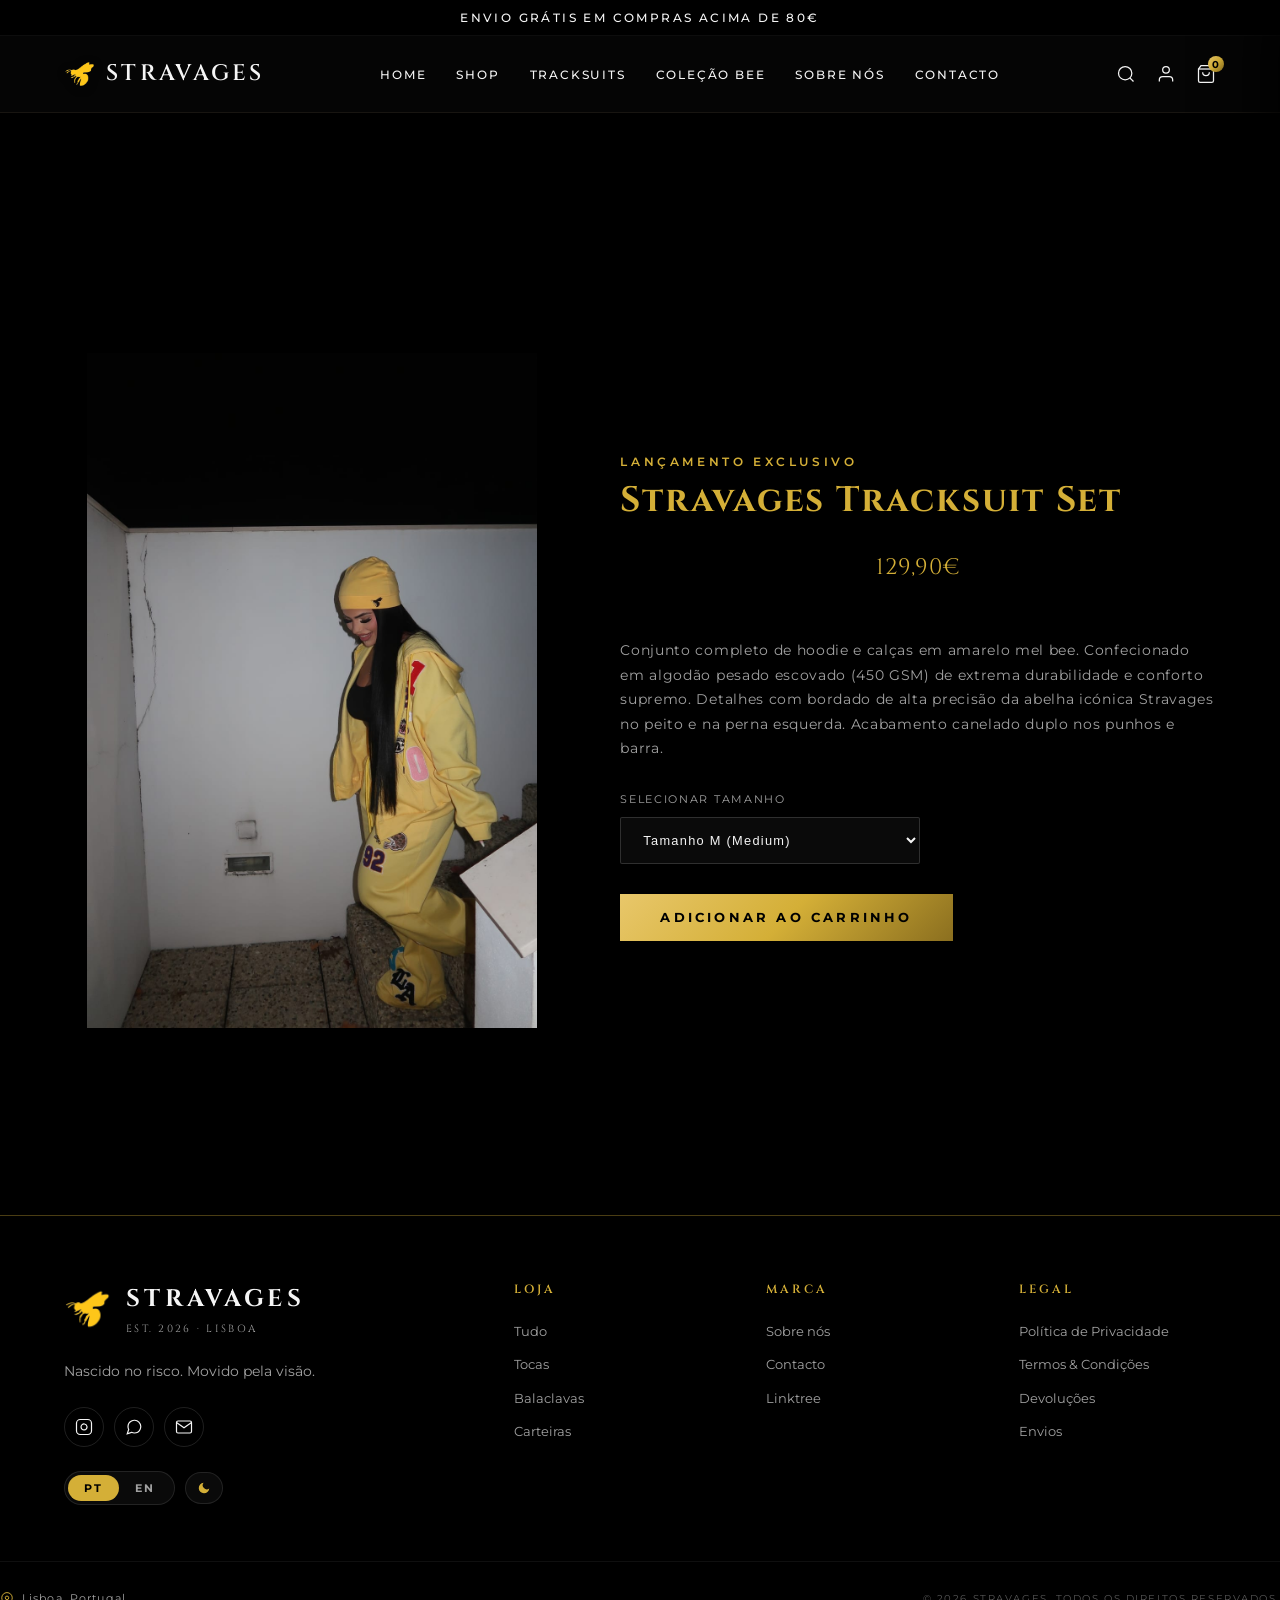
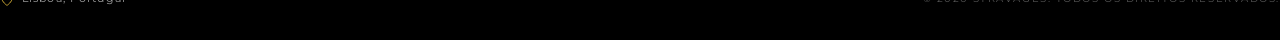
<file: tracksuits.html>
<!DOCTYPE html>
<html lang="pt">
<head>
  <meta charset="UTF-8">
  <meta name="viewport" content="width=device-width, initial-scale=1.0">
  <title>TRACKSUITS | STRAVAGES</title>
  <meta name="description" content="Stravages Yellow Tracksuit Set - Conjunto completo premium streetwear de alta qualidade com detalhes bordados.">
  <link rel="stylesheet" href="styles.css">
</head>
<body>

  <!-- Announcement Bar -->
  <div class="announcement-bar">
    Envio grátis em compras acima de 80€
  </div>

  <!-- Header -->
  <header id="main-header">
    <div class="container nav-container">
      <a href="index.html" class="logo">
        <img src="brand/bee.png" alt="Stravages Logo" style="height: 32px; width: auto; object-fit: contain; filter: drop-shadow(0 2px 4px rgba(0,0,0,0.5));">
        <span>STRAVAGES</span>
      </a>

      <nav>
        <ul class="nav-links">
          <li><a href="index.html">Home</a></li>
          <li><a href="shop.html">Shop</a></li>
          <li><a href="tracksuits.html" class="active">Tracksuits</a></li>
          <li><a href="colecao-bee.html">Coleção Bee</a></li>
          <li><a href="sobre-nos.html">Sobre Nós</a></li>
          <li><a href="contacto.html">Contacto</a></li>
        </ul>
      </nav>

      <div class="nav-icons">
        <button class="nav-icon-btn" id="search-btn" title="Pesquisar">
          <svg viewBox="0 0 24 24">
            <circle cx="11" cy="11" r="8"></circle>
            <line x1="21" y1="21" x2="16.65" y2="16.65"></line>
          </svg>
        </button>
        <button class="nav-icon-btn" id="profile-btn" title="Perfil">
          <svg viewBox="0 0 24 24">
            <path d="M20 21v-2a4 4 0 0 0-4-4H8a4 4 0 0 0-4 4v2"></path>
            <circle cx="12" cy="7" r="4"></circle>
          </svg>
        </button>
        <button class="nav-icon-btn" id="cart-btn" title="Carrinho">
          <svg viewBox="0 0 24 24">
            <path d="M6 2L3 6v14a2 2 0 0 0 2 2h14a2 2 0 0 0 2-2V6l-3-4z"></path>
            <line x1="3" y1="6" x2="21" y2="6"></line>
            <path d="M16 10a4 4 0 0 1-8 0"></path>
          </svg>
          <span class="cart-count-badge" id="cart-badge">0</span>
        </button>
      </div>
    </div>
  </header>

  <!-- Product Showcase Section -->
  <section style="padding: 160px 0 100px 0;">
    <div class="container">
      <div class="lookbook-grid">
        <div style="text-align: center;">
          <img src="products/tracksuit-yellow-1.jpg" alt="Stravages Yellow Tracksuit Set" class="product-card-img" style="width: 100%; max-width: 450px; height: auto; aspect-ratio: initial;">
        </div>
        <div>
          <span class="section-label">Lançamento Exclusivo</span>
          <h1 class="info-title" style="margin-bottom: 20px; font-size: 2.2rem;">Stravages Tracksuit Set</h1>
          <p class="product-price" style="font-size: 1.4rem; margin-bottom: 25px;">129,90€</p>
          
          <p style="font-size: 0.85rem; color: var(--text-secondary); line-height: 1.8; margin-bottom: 30px; letter-spacing: 0.05em;">
            Conjunto completo de hoodie e calças em amarelo mel bee. Confecionado em algodão pesado escovado (450 GSM) de extrema durabilidade e conforto supremo. Detalhes com bordado de alta precisão da abelha icónica Stravages no peito e na perna esquerda. Acabamento canelado duplo nos punhos e barra.
          </p>

          <!-- Size Selector -->
          <div class="form-group" style="max-width: 300px; margin-bottom: 30px;">
            <label for="tracksuit-size">Selecionar Tamanho</label>
            <select id="tracksuit-size" style="background-color: var(--bg-secondary); border-color: rgba(255,255,255,0.15);">
              <option value="S">Tamanho S (Small)</option>
              <option value="M" selected>Tamanho M (Medium)</option>
              <option value="L">Tamanho L (Large)</option>
              <option value="XL">Tamanho XL (Extra Large)</option>
            </select>
          </div>

          <button class="btn-submit-gold" id="btn-add-tracksuit-set" style="padding: 16px 40px; font-size: 0.8rem; letter-spacing: 0.25em;">
            Adicionar ao Carrinho
          </button>
        </div>
      </div>
    </div>
  </section>

  <!-- Footer -->
  <footer>
    <div class="container footer-grid">
      <!-- Brand block -->
      <div class="footer-brand">
        <a href="index.html" class="footer-logo">
          <img src="brand/bee.png" alt="Stravages" class="footer-logo-img">
          <div class="footer-logo-text">
            <span class="footer-wordmark">STRAVAGES</span>
            <span class="footer-meta">EST. 2026 · LISBOA</span>
          </div>
        </a>
        <p class="footer-tagline">Nascido no risco. Movido pela visão.</p>
        <div class="footer-socials">
          <a href="https://instagram.com/stravages.clo" target="_blank" rel="noopener noreferrer" aria-label="Stravages no Instagram">
            <svg viewBox="0 0 24 24" width="18" height="18" fill="none" stroke="currentColor" stroke-width="1.6">
              <rect x="2" y="2" width="20" height="20" rx="5" ry="5"></rect>
              <path d="M16 11.37A4 4 0 1 1 12.63 8 4 4 0 0 1 16 11.37z"></path>
              <line x1="17.5" y1="6.5" x2="17.51" y2="6.5" stroke-width="2"></line>
            </svg>
          </a>
          <a href="https://wa.me/351934728032?text=Ol%C3%A1%2C%20vim%20do%20site%20Stravages." target="_blank" rel="noopener noreferrer" aria-label="WhatsApp">
            <svg viewBox="0 0 24 24" width="18" height="18" fill="none" stroke="currentColor" stroke-width="1.6">
              <path d="M21 11.5a8.38 8.38 0 0 1-.9 3.8 8.5 8.5 0 0 1-7.6 4.7 8.38 8.38 0 0 1-3.8-.9L3 21l1.9-5.7a8.38 8.38 0 0 1-.9-3.8 8.5 8.5 0 0 1 4.7-7.6 8.38 8.38 0 0 1 3.8-.9h.5a8.48 8.48 0 0 1 8 8v.5z"></path>
            </svg>
          </a>
          <a href="mailto:Plugempire.contact@gmail.com" aria-label="Email">
            <svg viewBox="0 0 24 24" width="18" height="18" fill="none" stroke="currentColor" stroke-width="1.6">
              <path d="M4 4h16c1.1 0 2 .9 2 2v12c0 1.1-.9 2-2 2H4c-1.1 0-2-.9-2-2V6c0-1.1.9-2 2-2z"></path>
              <polyline points="22,6 12,13 2,6"></polyline>
            </svg>
          </a>
        </div>
        <div class="footer-toggles">
          <div class="lang-toggle" role="group" aria-label="Idioma">
            <button type="button" class="lang-btn is-active" data-lang="pt">PT</button>
            <button type="button" class="lang-btn" data-lang="en">EN</button>
          </div>
          <button type="button" class="theme-toggle is-dark" aria-label="Mudar tema">
            <svg class="icon-moon" viewBox="0 0 24 24" width="14" height="14" fill="currentColor"><path d="M21 12.79A9 9 0 1 1 11.21 3 7 7 0 0 0 21 12.79z"></path></svg>
            <svg class="icon-sun" viewBox="0 0 24 24" width="14" height="14" fill="none" stroke="currentColor" stroke-width="1.8"><circle cx="12" cy="12" r="4"></circle><line x1="12" y1="2" x2="12" y2="4"></line><line x1="12" y1="20" x2="12" y2="22"></line><line x1="4.93" y1="4.93" x2="6.34" y2="6.34"></line><line x1="17.66" y1="17.66" x2="19.07" y2="19.07"></line><line x1="2" y1="12" x2="4" y2="12"></line><line x1="20" y1="12" x2="22" y2="12"></line><line x1="4.93" y1="19.07" x2="6.34" y2="17.66"></line><line x1="17.66" y1="6.34" x2="19.07" y2="4.93"></line></svg>
          </button>
        </div>
      </div>

      <!-- Loja -->
      <div class="footer-col">
        <h4 class="footer-col-title">Loja</h4>
        <ul class="footer-links">
          <li><a href="shop.html">Tudo</a></li>
          <li><a href="shop.html?category=tocas">Tocas</a></li>
          <li><a href="shop.html?category=balaclavas">Balaclavas</a></li>
          <li><a href="shop.html?category=carteiras">Carteiras</a></li>
        </ul>
      </div>

      <!-- Marca -->
      <div class="footer-col">
        <h4 class="footer-col-title">Marca</h4>
        <ul class="footer-links">
          <li><a href="sobre-nos.html">Sobre nós</a></li>
          <li><a href="contacto.html">Contacto</a></li>
          <li><a href="https://linktr.ee/plug_empire" target="_blank" rel="noopener noreferrer">Linktree</a></li>
        </ul>
      </div>

      <!-- Legal -->
      <div class="footer-col">
        <h4 class="footer-col-title">Legal</h4>
        <ul class="footer-links">
          <li><a href="politica-privacidade.html">Política de Privacidade</a></li>
          <li><a href="termos-condicoes.html">Termos & Condições</a></li>
          <li><a href="trocas-devolucoes.html">Devoluções</a></li>
          <li><a href="envios-entregas.html">Envios</a></li>
        </ul>
      </div>
    </div>

    <div class="footer-bottom">
      <div class="footer-location">
        <svg viewBox="0 0 24 24" width="14" height="14" fill="none" stroke="currentColor" stroke-width="1.6" aria-hidden="true">
          <path d="M21 10c0 7-9 13-9 13s-9-6-9-13a9 9 0 0 1 18 0z"></path>
          <circle cx="12" cy="10" r="3"></circle>
        </svg>
        <span>Lisboa, Portugal</span>
      </div>
      <p class="footer-copyright">© 2026 Stravages. Todos os direitos reservados.</p>
    </div>
  </footer>

  <!-- Shared Global Scripts -->
  <script src="shared.js"></script>
  <script>
    document.addEventListener('DOMContentLoaded', () => {
      const btn = document.getElementById('btn-add-tracksuit-set');
      if (btn) {
        btn.addEventListener('click', () => {
          const sizeSelect = document.getElementById('tracksuit-size');
          const size = sizeSelect.value;
          const name = `Stravages Tracksuit Set - Size ${size}`;
          const id = `stravages-set-${size.toLowerCase()}`;
          const price = 129.90;
          const img = 'products/tracksuit-yellow-1.jpg';
          
          // Call shared cart action
          addToCart(id, name, price, img);
        });
      }
    });
  </script>
</body>
</html>
</file>
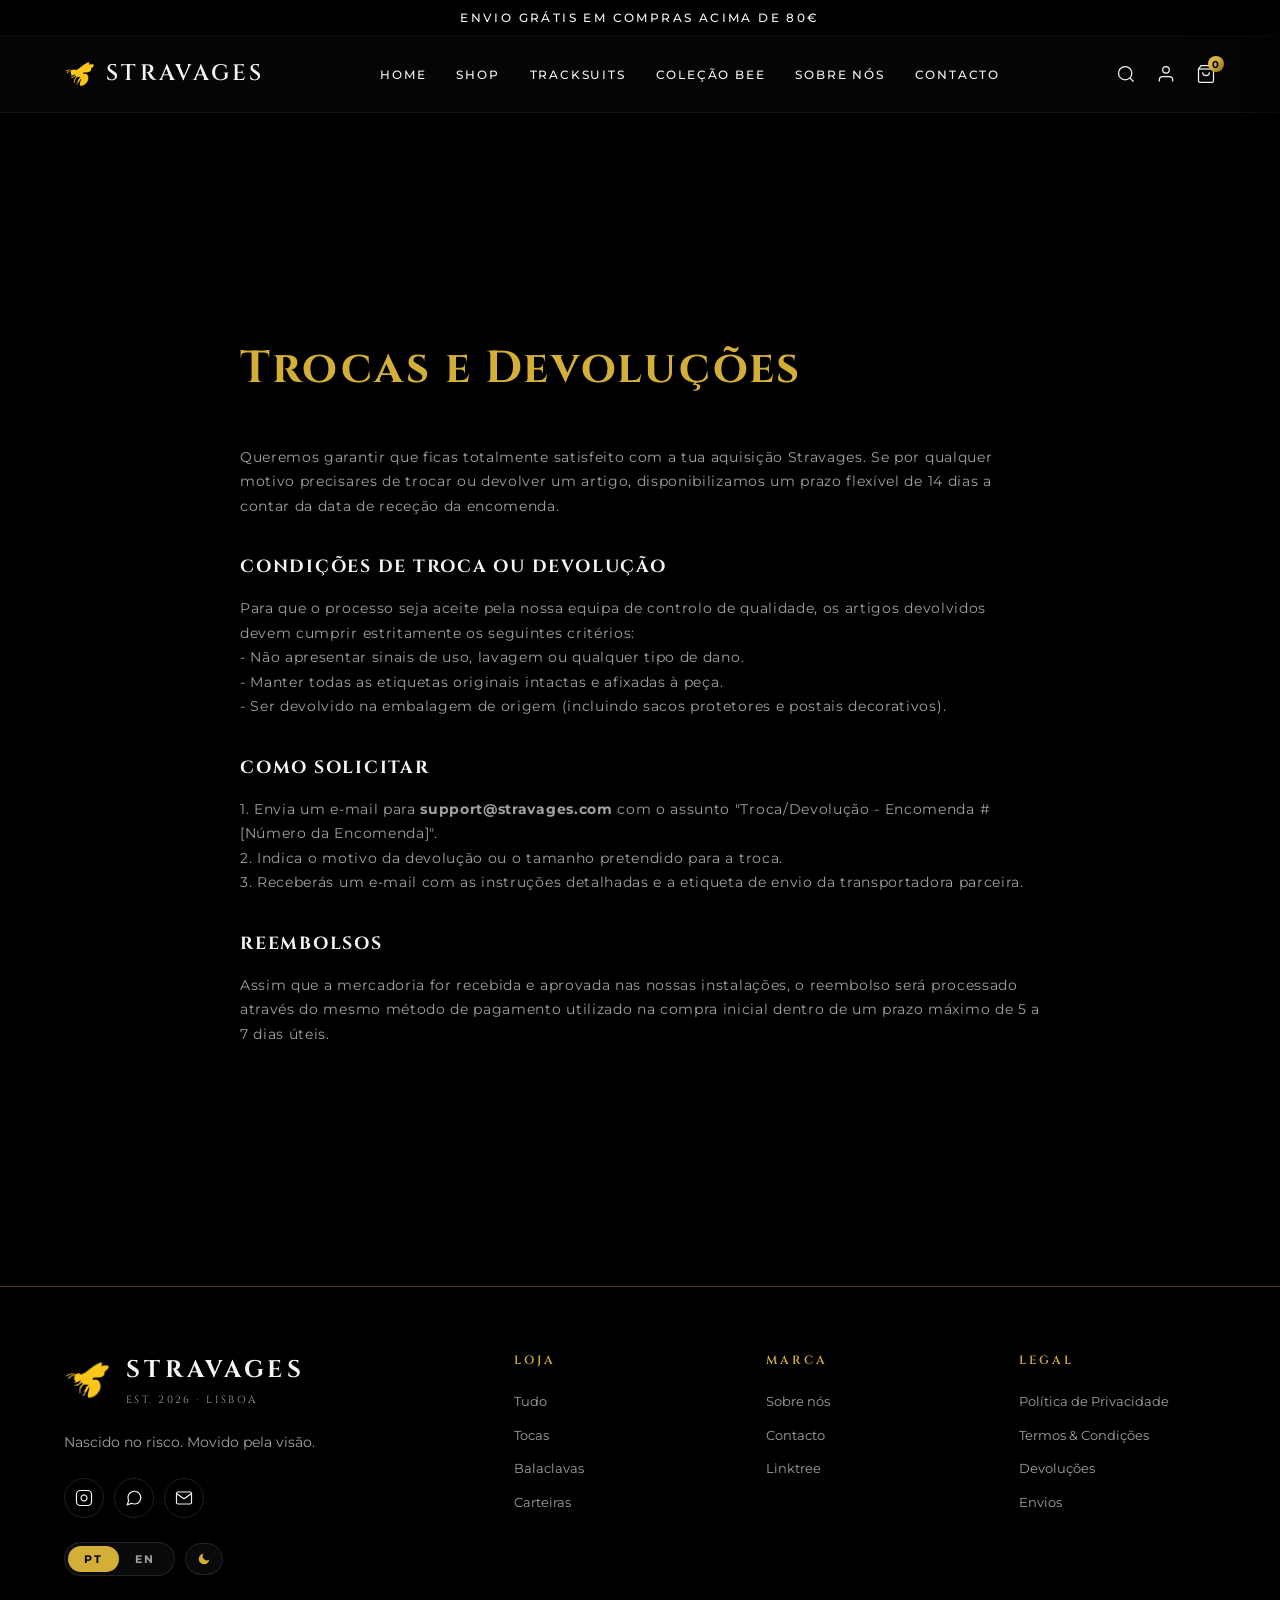
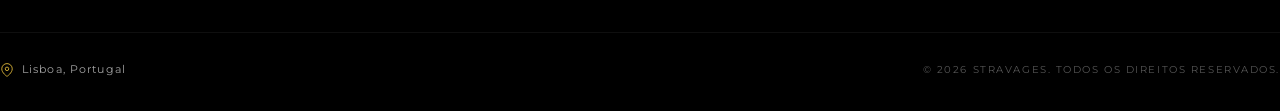
<file: trocas-devolucoes.html>
<!DOCTYPE html>
<html lang="pt">
<head>
  <meta charset="UTF-8">
  <meta name="viewport" content="width=device-width, initial-scale=1.0">
  <title>TROCAS E DEVOLUÇÕES | STRAVAGES</title>
  <meta name="description" content="Política de devolução e troca de artigos comprados na Stravages. Processo rápido e simples.">
  <link rel="stylesheet" href="styles.css">
</head>
<body>

  <!-- Announcement Bar -->
  <div class="announcement-bar">
    Envio grátis em compras acima de 80€
  </div>

  <!-- Header -->
  <header id="main-header">
    <div class="container nav-container">
      <a href="index.html" class="logo">
        <img src="brand/bee.png" alt="Stravages Logo" style="height: 32px; width: auto; object-fit: contain; filter: drop-shadow(0 2px 4px rgba(0,0,0,0.5));">
        <span>STRAVAGES</span>
      </a>

      <nav>
        <ul class="nav-links">
          <li><a href="index.html">Home</a></li>
          <li><a href="shop.html">Shop</a></li>
          <li><a href="tracksuits.html">Tracksuits</a></li>
          <li><a href="colecao-bee.html">Coleção Bee</a></li>
          <li><a href="sobre-nos.html">Sobre Nós</a></li>
          <li><a href="contacto.html">Contacto</a></li>
        </ul>
      </nav>

      <div class="nav-icons">
        <button class="nav-icon-btn" id="search-btn" title="Pesquisar">
          <svg viewBox="0 0 24 24">
            <circle cx="11" cy="11" r="8"></circle>
            <line x1="21" y1="21" x2="16.65" y2="16.65"></line>
          </svg>
        </button>
        <button class="nav-icon-btn" id="profile-btn" title="Perfil">
          <svg viewBox="0 0 24 24">
            <path d="M20 21v-2a4 4 0 0 0-4-4H8a4 4 0 0 0-4 4v2"></path>
            <circle cx="12" cy="7" r="4"></circle>
          </svg>
        </button>
        <button class="nav-icon-btn" id="cart-btn" title="Carrinho">
          <svg viewBox="0 0 24 24">
            <path d="M6 2L3 6v14a2 2 0 0 0 2 2h14a2 2 0 0 0 2-2V6l-3-4z"></path>
            <line x1="3" y1="6" x2="21" y2="6"></line>
            <path d="M16 10a4 4 0 0 1-8 0"></path>
          </svg>
          <span class="cart-count-badge" id="cart-badge">0</span>
        </button>
      </div>
    </div>
  </header>

  <!-- Info Layout Section -->
  <section style="padding: 140px 0 100px 0; display: flex; justify-content: center;">
    <div class="container info-layout">
      <h1 class="info-title">Trocas e Devoluções</h1>
      
      <div class="info-content">
        <p>
          Queremos garantir que ficas totalmente satisfeito com a tua aquisição Stravages. Se por qualquer motivo precisares de trocar ou devolver um artigo, disponibilizamos um prazo flexível de 14 dias a contar da data de receção da encomenda.
        </p>

        <h3>Condições de Troca ou Devolução</h3>
        <p>
          Para que o processo seja aceite pela nossa equipa de controlo de qualidade, os artigos devolvidos devem cumprir estritamente os seguintes critérios:<br>
          - Não apresentar sinais de uso, lavagem ou qualquer tipo de dano.<br>
          - Manter todas as etiquetas originais intactas e afixadas à peça.<br>
          - Ser devolvido na embalagem de origem (incluindo sacos protetores e postais decorativos).
        </p>

        <h3>Como Solicitar</h3>
        <p>
          1. Envia um e-mail para <strong>support@stravages.com</strong> com o assunto "Troca/Devolução - Encomenda #[Número da Encomenda]".<br>
          2. Indica o motivo da devolução ou o tamanho pretendido para a troca.<br>
          3. Receberás um e-mail com as instruções detalhadas e a etiqueta de envio da transportadora parceira.
        </p>

        <h3>Reembolsos</h3>
        <p>
          Assim que a mercadoria for recebida e aprovada nas nossas instalações, o reembolso será processado através do mesmo método de pagamento utilizado na compra inicial dentro de um prazo máximo de 5 a 7 dias úteis.
        </p>
      </div>
    </div>
  </section>

  <!-- Footer -->
  <footer>
    <div class="container footer-grid">
      <!-- Brand block -->
      <div class="footer-brand">
        <a href="index.html" class="footer-logo">
          <img src="brand/bee.png" alt="Stravages" class="footer-logo-img">
          <div class="footer-logo-text">
            <span class="footer-wordmark">STRAVAGES</span>
            <span class="footer-meta">EST. 2026 · LISBOA</span>
          </div>
        </a>
        <p class="footer-tagline">Nascido no risco. Movido pela visão.</p>
        <div class="footer-socials">
          <a href="https://instagram.com/stravages.clo" target="_blank" rel="noopener noreferrer" aria-label="Stravages no Instagram">
            <svg viewBox="0 0 24 24" width="18" height="18" fill="none" stroke="currentColor" stroke-width="1.6">
              <rect x="2" y="2" width="20" height="20" rx="5" ry="5"></rect>
              <path d="M16 11.37A4 4 0 1 1 12.63 8 4 4 0 0 1 16 11.37z"></path>
              <line x1="17.5" y1="6.5" x2="17.51" y2="6.5" stroke-width="2"></line>
            </svg>
          </a>
          <a href="https://wa.me/351934728032?text=Ol%C3%A1%2C%20vim%20do%20site%20Stravages." target="_blank" rel="noopener noreferrer" aria-label="WhatsApp">
            <svg viewBox="0 0 24 24" width="18" height="18" fill="none" stroke="currentColor" stroke-width="1.6">
              <path d="M21 11.5a8.38 8.38 0 0 1-.9 3.8 8.5 8.5 0 0 1-7.6 4.7 8.38 8.38 0 0 1-3.8-.9L3 21l1.9-5.7a8.38 8.38 0 0 1-.9-3.8 8.5 8.5 0 0 1 4.7-7.6 8.38 8.38 0 0 1 3.8-.9h.5a8.48 8.48 0 0 1 8 8v.5z"></path>
            </svg>
          </a>
          <a href="mailto:Plugempire.contact@gmail.com" aria-label="Email">
            <svg viewBox="0 0 24 24" width="18" height="18" fill="none" stroke="currentColor" stroke-width="1.6">
              <path d="M4 4h16c1.1 0 2 .9 2 2v12c0 1.1-.9 2-2 2H4c-1.1 0-2-.9-2-2V6c0-1.1.9-2 2-2z"></path>
              <polyline points="22,6 12,13 2,6"></polyline>
            </svg>
          </a>
        </div>
        <div class="footer-toggles">
          <div class="lang-toggle" role="group" aria-label="Idioma">
            <button type="button" class="lang-btn is-active" data-lang="pt">PT</button>
            <button type="button" class="lang-btn" data-lang="en">EN</button>
          </div>
          <button type="button" class="theme-toggle is-dark" aria-label="Mudar tema">
            <svg class="icon-moon" viewBox="0 0 24 24" width="14" height="14" fill="currentColor"><path d="M21 12.79A9 9 0 1 1 11.21 3 7 7 0 0 0 21 12.79z"></path></svg>
            <svg class="icon-sun" viewBox="0 0 24 24" width="14" height="14" fill="none" stroke="currentColor" stroke-width="1.8"><circle cx="12" cy="12" r="4"></circle><line x1="12" y1="2" x2="12" y2="4"></line><line x1="12" y1="20" x2="12" y2="22"></line><line x1="4.93" y1="4.93" x2="6.34" y2="6.34"></line><line x1="17.66" y1="17.66" x2="19.07" y2="19.07"></line><line x1="2" y1="12" x2="4" y2="12"></line><line x1="20" y1="12" x2="22" y2="12"></line><line x1="4.93" y1="19.07" x2="6.34" y2="17.66"></line><line x1="17.66" y1="6.34" x2="19.07" y2="4.93"></line></svg>
          </button>
        </div>
      </div>

      <!-- Loja -->
      <div class="footer-col">
        <h4 class="footer-col-title">Loja</h4>
        <ul class="footer-links">
          <li><a href="shop.html">Tudo</a></li>
          <li><a href="shop.html?category=tocas">Tocas</a></li>
          <li><a href="shop.html?category=balaclavas">Balaclavas</a></li>
          <li><a href="shop.html?category=carteiras">Carteiras</a></li>
        </ul>
      </div>

      <!-- Marca -->
      <div class="footer-col">
        <h4 class="footer-col-title">Marca</h4>
        <ul class="footer-links">
          <li><a href="sobre-nos.html">Sobre nós</a></li>
          <li><a href="contacto.html">Contacto</a></li>
          <li><a href="https://linktr.ee/plug_empire" target="_blank" rel="noopener noreferrer">Linktree</a></li>
        </ul>
      </div>

      <!-- Legal -->
      <div class="footer-col">
        <h4 class="footer-col-title">Legal</h4>
        <ul class="footer-links">
          <li><a href="politica-privacidade.html">Política de Privacidade</a></li>
          <li><a href="termos-condicoes.html">Termos & Condições</a></li>
          <li><a href="trocas-devolucoes.html">Devoluções</a></li>
          <li><a href="envios-entregas.html">Envios</a></li>
        </ul>
      </div>
    </div>

    <div class="footer-bottom">
      <div class="footer-location">
        <svg viewBox="0 0 24 24" width="14" height="14" fill="none" stroke="currentColor" stroke-width="1.6" aria-hidden="true">
          <path d="M21 10c0 7-9 13-9 13s-9-6-9-13a9 9 0 0 1 18 0z"></path>
          <circle cx="12" cy="10" r="3"></circle>
        </svg>
        <span>Lisboa, Portugal</span>
      </div>
      <p class="footer-copyright">© 2026 Stravages. Todos os direitos reservados.</p>
    </div>
  </footer>

  <!-- Shared Global Scripts -->
  <script src="shared.js"></script>
</body>
</html>
</file>
<file: styles.css>
/* Google Fonts */
@import url('https://fonts.googleapis.com/css2?family=Cinzel:wght@400;500;600;700&family=Montserrat:wght@300;400;500;600;700&display=swap');

/* Variables */
:root {
  --bg-primary: #000000;
  --bg-secondary: #0a0a0a;
  --bg-card: #141414;
  --text-primary: #f5f5f5;
  --text-secondary: #a1a1a1;
  --gold-primary: #d4af37;
  --gold-light: #e8c76a;
  --gold-dark: #8b6f1f;
  --gold-gradient: linear-gradient(135deg, #e8c76a 0%, #d4af37 50%, #8b6f1f 100%);
  --gold-gradient-hover: linear-gradient(135deg, #f3d88a 0%, #e5c358 50%, #ab8b2e 100%);
  --border-gold-alpha: rgba(212, 175, 55, 0.2);
  --border-gold-solid: #d4af37;
  --transition-smooth: all 0.4s cubic-bezier(0.16, 1, 0.3, 1);
  --font-serif: 'Cinzel', serif;
  --font-sans: 'Montserrat', sans-serif;
  --container-width: 1200px;
}

/* Reset & Base Styles */
* {
  margin: 0;
  padding: 0;
  box-sizing: border-box;
}

html {
  scroll-behavior: smooth;
  scrollbar-width: thin;
  scrollbar-color: var(--gold-primary) var(--bg-primary);
}

body {
  background-color: var(--bg-primary);
  color: var(--text-primary);
  font-family: var(--font-sans);
  font-weight: 400;
  line-height: 1.6;
  overflow-x: hidden;
}

/* Custom Scrollbar for Webkit */
::-webkit-scrollbar {
  width: 6px;
}
::-webkit-scrollbar-track {
  background: var(--bg-primary);
}
::-webkit-scrollbar-thumb {
  background: var(--gold-dark);
  border-radius: 3px;
}
::-webkit-scrollbar-thumb:hover {
  background: var(--gold-primary);
}

a {
  text-decoration: none;
  color: inherit;
  transition: var(--transition-smooth);
}

button, input {
  background: none;
  border: none;
  font-family: inherit;
  color: inherit;
  outline: none;
}

/* Utilities */
.container {
  width: 90%;
  max-width: var(--container-width);
  margin: 0 auto;
}

.gold-text {
  color: var(--gold-primary);
  font-family: var(--font-serif);
}

.gold-gradient-text {
  background: var(--gold-gradient);
  -webkit-background-clip: text;
  -webkit-text-fill-color: transparent;
  background-clip: text;
}

/* Announcement Bar */
.announcement-bar {
  background-color: #000;
  border-bottom: 1px solid rgba(255, 255, 255, 0.05);
  padding: 8px 0;
  text-align: center;
  font-size: 0.75rem;
  letter-spacing: 0.2em;
  font-weight: 500;
  text-transform: uppercase;
}

/* Header & Navigation */
header {
  position: sticky;
  top: 0;
  z-index: 100;
  background-color: rgba(6, 6, 6, 0.85);
  backdrop-filter: blur(12px);
  -webkit-backdrop-filter: blur(12px);
  border-bottom: 1px solid rgba(197, 168, 128, 0.1);
  padding: 20px 0;
  transition: var(--transition-smooth);
}

header.scrolled {
  padding: 15px 0;
  background-color: rgba(6, 6, 6, 0.95);
  box-shadow: 0 10px 30px rgba(0, 0, 0, 0.5);
}

.nav-container {
  display: flex;
  align-items: center;
  justify-content: space-between;
}

.logo {
  display: flex;
  align-items: center;
  gap: 10px;
  font-family: var(--font-serif);
  font-size: 1.4rem;
  font-weight: 600;
  letter-spacing: 0.15em;
}

.logo svg {
  width: 28px;
  height: 28px;
  fill: var(--gold-primary);
  transition: var(--transition-smooth);
}

.logo:hover svg {
  filter: drop-shadow(0 0 8px rgba(197, 168, 128, 0.6));
}

.nav-links {
  display: flex;
  list-style: none;
  gap: 30px;
}

.nav-links a {
  font-size: 0.75rem;
  font-weight: 500;
  letter-spacing: 0.15em;
  text-transform: uppercase;
  position: relative;
  padding: 5px 0;
}

.nav-links a::after {
  content: '';
  position: absolute;
  bottom: 0;
  left: 0;
  width: 0;
  height: 1px;
  background-color: var(--gold-primary);
  transition: var(--transition-smooth);
}

.nav-links a:hover {
  color: var(--gold-primary);
}

.nav-links a:hover::after {
  width: 100%;
}

.nav-icons {
  display: flex;
  align-items: center;
  gap: 20px;
}

.nav-icon-btn {
  cursor: pointer;
  position: relative;
  display: flex;
  align-items: center;
  justify-content: center;
  transition: var(--transition-smooth);
}

.nav-icon-btn svg {
  width: 20px;
  height: 20px;
  stroke: var(--text-primary);
  stroke-width: 1.5;
  fill: none;
  transition: var(--transition-smooth);
}

.nav-icon-btn:hover svg {
  stroke: var(--gold-primary);
}

.cart-count-badge {
  position: absolute;
  top: -8px;
  right: -8px;
  background: var(--gold-gradient);
  color: #000;
  font-size: 0.65rem;
  font-weight: 700;
  width: 16px;
  height: 16px;
  border-radius: 50%;
  display: flex;
  align-items: center;
  justify-content: center;
}

/* Hero Section */
.hero {
  position: relative;
  min-height: 85vh;
  background: var(--bg-primary);
  overflow: hidden;
}

.hero-grid {
  position: relative;
  z-index: 2;
  min-height: 85vh;
  display: flex;
  align-items: center;
}

.hero-content {
  display: flex;
  flex-direction: column;
  align-items: flex-start;
  max-width: 50%;
}

.hero-title {
  font-family: var(--font-serif);
  font-size: 4.5rem;
  font-weight: 500;
  letter-spacing: 0.08em;
  line-height: 1.1;
  margin-bottom: 15px;
}

.hero-subtitle {
  font-size: 0.9rem;
  letter-spacing: 0.25em;
  color: var(--text-secondary);
  text-transform: uppercase;
  margin-bottom: 40px;
  font-weight: 400;
}

/* Button Premium styling */
.btn-gold-outline {
  display: inline-block;
  padding: 14px 36px;
  border: 1px solid var(--gold-primary);
  font-family: var(--font-sans);
  font-size: 0.75rem;
  font-weight: 600;
  letter-spacing: 0.2em;
  text-transform: uppercase;
  position: relative;
  overflow: hidden;
  z-index: 1;
  transition: var(--transition-smooth);
}

.btn-gold-outline::before {
  content: '';
  position: absolute;
  top: 0;
  left: -100%;
  width: 100%;
  height: 100%;
  background: var(--gold-gradient);
  z-index: -1;
  transition: var(--transition-smooth);
}

.btn-gold-outline:hover {
  color: #000;
  border-color: transparent;
  box-shadow: 0 0 20px rgba(197, 168, 128, 0.4);
}

.btn-gold-outline:hover::before {
  left: 0;
}

.hero-bg {
  position: absolute;
  inset: 0;
  width: 100%;
  height: 100%;
  object-fit: cover;
  object-position: center right;
  display: block;
  z-index: 0;
}

.hero::after {
  content: '';
  position: absolute;
  inset: 0;
  background: linear-gradient(
    to right,
    rgba(0, 0, 0, 0.85) 0%,
    rgba(0, 0, 0, 0.5) 25%,
    rgba(0, 0, 0, 0) 45%
  );
  pointer-events: none;
  z-index: 1;
}

/* Featured / Signature Section */
.signature-section {
  padding: 0;
  background-color: var(--bg-secondary);
  border-top: 1px solid rgba(212, 175, 55, 0.35);
}

.signature-grid {
  display: grid;
  grid-template-columns: 1.6fr 1fr;
  align-items: center;
  gap: 80px;
  width: 100%;
  max-width: none;
  margin: 0;
  padding-right: 5vw;
}

.signature-content {
  padding-right: 20px;
}

.signature-img {
  width: 100%;
  max-width: 100%;
  height: auto;
  display: block;
  transition: var(--transition-smooth);
}

.signature-content {
  display: flex;
  flex-direction: column;
  align-items: flex-start;
}

.section-label {
  font-size: 0.75rem;
  letter-spacing: 0.3em;
  text-transform: uppercase;
  color: var(--gold-primary);
  font-weight: 600;
  margin-bottom: 15px;
}

.section-title {
  font-family: var(--font-serif);
  font-size: 2.5rem;
  font-weight: 500;
  letter-spacing: 0.05em;
  margin-bottom: 25px;
  line-height: 1.2;
}

.signature-desc {
  font-size: 0.85rem;
  letter-spacing: 0.15em;
  line-height: 1.8;
  color: var(--text-secondary);
  text-transform: uppercase;
  margin-bottom: 40px;
}

/* Product Section & Grid */
.products-section {
  padding: 60px 0;
  border-top: 1px solid rgba(212, 175, 55, 0.35);
}

.products-header {
  text-align: center;
  margin-bottom: 60px;
}

.products-grid {
  display: grid;
  grid-template-columns: repeat(4, 1fr);
  gap: 0;
}

.product-card {
  display: flex;
  flex-direction: column;
  align-items: stretch;
  position: relative;
  text-decoration: none;
  color: inherit;
  background-color: var(--bg-secondary);
  border-right: 1px solid rgba(212, 175, 55, 0.2);
  transition: var(--transition-smooth);
  transition: var(--transition-smooth);
}

.products-grid > .product-card:last-child {
  border-right: none;
}

.product-card::before {
  content: '';
  position: absolute;
  top: 0;
  left: 0;
  right: 0;
  bottom: 0;
  border: 1px solid transparent;
  transition: var(--transition-smooth);
  pointer-events: none;
}

.product-card:hover {
  background-color: #101010;
}

.product-card:hover img {
  transform: scale(1.03);
}

.product-card img {
  width: 100%;
  height: auto;
  aspect-ratio: 1 / 1;
  object-fit: cover;
  display: block;
  transition: var(--transition-smooth);
}

.product-name {
  text-align: center;
  font-size: 0.75rem;
  font-weight: 600;
  letter-spacing: 0.15em;
  text-transform: uppercase;
  margin: 24px 0 8px;
  padding: 0 12px;
  min-height: 36px;
  display: flex;
  align-items: center;
  justify-content: center;
  justify-content: center;
}

.product-price {
  display: block;
  text-align: center;
  font-family: var(--font-serif);
  color: var(--gold-primary);
  font-size: 1rem;
  letter-spacing: 0.05em;
  padding: 0 12px 28px;
}

/* Set / Tracksuit Section */
.set-section {
  padding: 0;
  background-color: var(--bg-secondary);
  border-top: 1px solid rgba(212, 175, 55, 0.35);
}

.set-grid {
  display: grid;
  grid-template-columns: 1fr 1.6fr;
  align-items: center;
  gap: 80px;
  width: 100%;
  max-width: none;
  margin: 0;
  padding-left: 5vw;
}

.set-content {
  display: flex;
  flex-direction: column;
  align-items: flex-start;
  padding-left: 20px;
}

.set-img {
  width: 100%;
  max-width: 100%;
  height: auto;
  display: block;
  filter: drop-shadow(0 20px 40px rgba(0, 0, 0, 0.7));
  transition: var(--transition-smooth);
}

/* Key Features Grid */
.features-section {
  padding: 60px 0;
  border-top: 1px solid rgba(212, 175, 55, 0.35);
}

.features-grid {
  display: grid;
  grid-template-columns: repeat(4, 1fr);
  gap: 40px;
}

.feature-item {
  display: flex;
  flex-direction: column;
  align-items: center;
  text-align: center;
  padding: 20px 10px;
}

.feature-icon {
  margin-bottom: 25px;
  display: flex;
  align-items: center;
  justify-content: center;
  height: 50px;
}

.feature-icon svg {
  width: 36px;
  height: 36px;
  fill: none;
  stroke: var(--gold-primary);
  stroke-width: 1.2;
}

.feature-title {
  font-family: var(--font-serif);
  font-size: 0.9rem;
  letter-spacing: 0.15em;
  margin-bottom: 10px;
  text-transform: uppercase;
}

.feature-desc {
  font-size: 0.75rem;
  color: var(--text-secondary);
  letter-spacing: 0.05em;
  line-height: 1.6;
}

/* Packaging Detail Section */
.packaging-section {
  padding: 0;
  border-top: 1px solid rgba(212, 175, 55, 0.35);
}

.packaging-grid {
  display: grid;
  grid-template-columns: 1fr 1.6fr;
  align-items: center;
  gap: 80px;
  width: 100%;
  max-width: none;
  margin: 0;
  padding-left: 5vw;
}

.packaging-content {
  padding-left: 20px;
}

.packaging-img {
  width: 100%;
  max-width: 100%;
  height: auto;
  display: block;
  filter: drop-shadow(0 25px 45px rgba(0, 0, 0, 0.8));
  transition: var(--transition-smooth);
}

/* Newsletter Section */
.newsletter-section {
  padding: 60px 0;
  background-color: var(--bg-secondary);
  border-top: 1px solid rgba(212, 175, 55, 0.35);
  text-align: center;
}

.newsletter-container {
  max-width: 600px;
  margin: 0 auto;
}

.newsletter-title {
  font-family: var(--font-serif);
  font-size: 2.2rem;
  letter-spacing: 0.1em;
  margin-bottom: 15px;
  text-transform: uppercase;
}

.newsletter-desc {
  font-size: 0.8rem;
  color: var(--text-secondary);
  letter-spacing: 0.15em;
  margin-bottom: 40px;
  text-transform: uppercase;
}

.newsletter-form {
  display: flex;
  gap: 15px;
  width: 100%;
}

.newsletter-input-wrapper {
  flex-grow: 1;
  position: relative;
}

.newsletter-form input {
  width: 100%;
  padding: 16px 20px;
  background-color: var(--bg-primary);
  border: 1px solid rgba(255, 255, 255, 0.08);
  font-size: 0.75rem;
  letter-spacing: 0.15em;
  text-transform: uppercase;
  transition: var(--transition-smooth);
}

.newsletter-form input:focus {
  border-color: var(--gold-primary);
  box-shadow: 0 0 10px rgba(197, 168, 128, 0.15);
}

.btn-submit-gold {
  padding: 16px 40px;
  background: var(--gold-gradient);
  color: #000;
  font-size: 0.75rem;
  font-weight: 700;
  letter-spacing: 0.2em;
  text-transform: uppercase;
  cursor: pointer;
  transition: var(--transition-smooth);
}

.btn-submit-gold:hover {
  background: var(--gold-gradient-hover);
  box-shadow: 0 0 20px rgba(197, 168, 128, 0.4);
}

.newsletter-success {
  display: none;
  font-size: 0.85rem;
  color: var(--gold-primary);
  letter-spacing: 0.1em;
  margin-top: 20px;
  text-transform: uppercase;
  animation: fadeIn 0.5s ease-in-out forwards;
}

/* Footer styling */
footer {
  background-color: #000;
  padding: 64px 0 32px 0;
  font-size: 0.75rem;
  border-top: 1px solid rgba(212, 175, 55, 0.35);
}

.footer-grid {
  display: grid;
  grid-template-columns: 2fr 1fr 1fr 1fr;
  gap: 56px;
  margin-bottom: 56px;
}

.footer-brand {
  display: flex;
  flex-direction: column;
  align-items: flex-start;
  gap: 24px;
  max-width: 380px;
}

.footer-logo {
  display: flex;
  align-items: center;
  gap: 14px;
  font-family: var(--font-serif);
  letter-spacing: 0.15em;
}

.footer-logo-img {
  width: 48px;
  height: 48px;
  object-fit: contain;
  display: block;
  filter: drop-shadow(0 2px 4px rgba(0, 0, 0, 0.5));
}

.footer-logo-text {
  display: flex;
  flex-direction: column;
  gap: 2px;
}

.footer-wordmark {
  font-family: var(--font-serif);
  font-size: 1.5rem;
  font-weight: 700;
  letter-spacing: 0.18em;
  color: var(--text-primary);
}

.footer-meta {
  font-size: 0.65rem;
  letter-spacing: 0.22em;
  color: var(--text-secondary);
  text-transform: uppercase;
}

.footer-tagline {
  font-size: 0.85rem;
  line-height: 1.6;
  color: var(--text-secondary);
  margin: 0;
}

.footer-socials {
  display: flex;
  align-items: center;
  gap: 10px;
}

.footer-socials a {
  display: inline-flex;
  align-items: center;
  justify-content: center;
  width: 40px;
  height: 40px;
  border: 1px solid rgba(255, 255, 255, 0.12);
  border-radius: 999px;
  color: var(--text-primary);
  transition: var(--transition-smooth);
}

.footer-socials a:hover {
  border-color: var(--gold-primary);
  color: var(--gold-primary);
}

.footer-toggles {
  display: flex;
  align-items: center;
  gap: 10px;
}

.lang-toggle {
  display: inline-flex;
  background: rgba(255, 255, 255, 0.04);
  border: 1px solid rgba(255, 255, 255, 0.1);
  border-radius: 999px;
  padding: 3px;
}

.lang-btn {
  background: transparent;
  border: none;
  color: var(--text-secondary);
  font-size: 0.7rem;
  font-weight: 700;
  letter-spacing: 0.18em;
  text-transform: uppercase;
  padding: 6px 16px;
  border-radius: 999px;
  cursor: pointer;
  transition: background 0.2s, color 0.2s;
}

.lang-btn.is-active {
  background: var(--gold-primary);
  color: #000;
}

.theme-toggle {
  width: 38px;
  height: 32px;
  display: inline-flex;
  align-items: center;
  justify-content: center;
  background: rgba(255, 255, 255, 0.04);
  border: 1px solid rgba(255, 255, 255, 0.1);
  border-radius: 999px;
  color: var(--gold-primary);
  cursor: pointer;
  transition: background 0.2s, border-color 0.2s;
}

.theme-toggle:hover {
  border-color: var(--gold-primary);
}

.theme-toggle .icon-moon { display: inline-block; }
.theme-toggle .icon-sun  { display: none; }
.theme-toggle.is-light .icon-moon { display: none; }
.theme-toggle.is-light .icon-sun  { display: inline-block; }

.footer-col-title {
  font-family: var(--font-serif);
  color: var(--gold-primary);
  font-size: 0.75rem;
  font-weight: 600;
  letter-spacing: 0.25em;
  text-transform: uppercase;
  margin: 0 0 22px 0;
}

.footer-links {
  list-style: none;
  display: flex;
  flex-direction: column;
  gap: 13px;
  padding: 0;
  margin: 0;
}

.footer-links a {
  color: var(--text-secondary);
  font-size: 0.8rem;
  letter-spacing: 0;
  text-transform: none;
  transition: color 0.2s;
}

.footer-links a:hover {
  color: var(--gold-primary);
}

.footer-bottom {
  border-top: 1px solid rgba(255, 255, 255, 0.06);
  padding-top: 28px;
  display: flex;
  justify-content: space-between;
  align-items: center;
  gap: 16px;
  flex-wrap: wrap;
}

.footer-location {
  display: inline-flex;
  align-items: center;
  gap: 8px;
  font-size: 0.7rem;
  letter-spacing: 0.1em;
  color: var(--text-secondary);
}

.footer-location svg {
  color: var(--gold-primary);
}

.footer-copyright {
  margin: 0;
  font-size: 0.65rem;
  color: #555555;
  letter-spacing: 0.15em;
  text-transform: uppercase;
}

/* Sidebar Cart Drawer */
.cart-drawer {
  position: fixed;
  top: 0;
  right: -420px;
  width: 420px;
  height: 100vh;
  background-color: var(--bg-secondary);
  border-left: 1px solid rgba(197, 168, 128, 0.15);
  z-index: 200;
  display: flex;
  flex-direction: column;
  box-shadow: -20px 0 50px rgba(0, 0, 0, 0.8);
  transition: var(--transition-smooth);
}

.cart-drawer.open {
  right: 0;
}

.cart-drawer-header {
  padding: 30px;
  border-bottom: 1px solid rgba(255, 255, 255, 0.05);
  display: flex;
  align-items: center;
  justify-content: justify;
}

.cart-drawer-title {
  font-family: var(--font-serif);
  font-size: 1.1rem;
  letter-spacing: 0.15em;
  text-transform: uppercase;
  flex-grow: 1;
}

.btn-close-cart {
  cursor: pointer;
  display: flex;
  align-items: center;
  justify-content: center;
}

.btn-close-cart svg {
  width: 20px;
  height: 20px;
  stroke: var(--text-primary);
  stroke-width: 1.5;
  transition: var(--transition-smooth);
}

.btn-close-cart:hover svg {
  stroke: var(--gold-primary);
}

.cart-items-container {
  flex-grow: 1;
  padding: 30px;
  overflow-y: auto;
  display: flex;
  flex-direction: column;
  gap: 20px;
}

.cart-empty-msg {
  text-align: center;
  color: var(--text-secondary);
  font-size: 0.75rem;
  letter-spacing: 0.15em;
  text-transform: uppercase;
  margin-top: 100px;
}

.cart-item {
  display: grid;
  grid-template-columns: 70px 1fr auto;
  gap: 15px;
  align-items: center;
  padding-bottom: 15px;
  border-bottom: 1px solid rgba(255, 255, 255, 0.03);
}

.cart-item-img {
  background: var(--bg-primary);
  border: 1px solid rgba(255, 255, 255, 0.05);
  border-radius: 4px;
  padding: 5px;
  display: flex;
  align-items: center;
  justify-content: center;
}

.cart-item-img svg {
  width: 100%;
  height: auto;
}

.cart-item-details {
  display: flex;
  flex-direction: column;
  gap: 4px;
}

.cart-item-name {
  font-size: 0.7rem;
  font-weight: 600;
  letter-spacing: 0.1em;
  text-transform: uppercase;
}

.cart-item-price {
  font-family: var(--font-serif);
  color: var(--gold-primary);
  font-size: 0.8rem;
}

.cart-item-qty {
  font-size: 0.65rem;
  color: var(--text-secondary);
  letter-spacing: 0.1em;
}

.btn-remove-item {
  cursor: pointer;
  transition: var(--transition-smooth);
}

.btn-remove-item svg {
  width: 14px;
  height: 14px;
  stroke: #888;
  stroke-width: 1.5;
}

.btn-remove-item:hover svg {
  stroke: #ff5252;
}

.cart-drawer-footer {
  padding: 30px;
  border-top: 1px solid rgba(255, 255, 255, 0.05);
  background-color: #080808;
}

.cart-summary-row {
  display: flex;
  justify-content: space-between;
  margin-bottom: 25px;
}

.cart-summary-label {
  font-size: 0.75rem;
  letter-spacing: 0.15em;
  text-transform: uppercase;
  color: var(--text-secondary);
}

.cart-summary-value {
  font-family: var(--font-serif);
  color: var(--gold-primary);
  font-size: 1.1rem;
  font-weight: 600;
}

.btn-checkout {
  width: 100%;
  padding: 16px;
  background: var(--gold-gradient);
  color: #000;
  font-size: 0.75rem;
  font-weight: 700;
  letter-spacing: 0.2em;
  text-transform: uppercase;
  cursor: pointer;
  transition: var(--transition-smooth);
  text-align: center;
}

.btn-checkout:hover {
  background: var(--gold-gradient-hover);
  box-shadow: 0 5px 15px rgba(197, 168, 128, 0.3);
}

.cart-overlay {
  position: fixed;
  top: 0;
  left: 0;
  width: 100vw;
  height: 100vh;
  background-color: rgba(0, 0, 0, 0.75);
  backdrop-filter: blur(4px);
  z-index: 150;
  opacity: 0;
  visibility: hidden;
  transition: var(--transition-smooth);
}

.cart-overlay.open {
  opacity: 1;
  visibility: visible;
}

/* Side Drawers System (No Popups, Only Side Menus / Drawers) */
.search-drawer,
.profile-drawer,
.checkout-drawer {
  position: fixed;
  top: 0;
  right: -100%;
  width: 100%;
  max-width: 450px;
  height: 100%;
  background-color: var(--bg-secondary);
  border-left: 1px solid rgba(197, 168, 128, 0.15);
  box-shadow: -10px 0 40px rgba(0, 0, 0, 0.85);
  z-index: 1001;
  padding: 40px;
  display: flex;
  flex-direction: column;
  overflow-y: auto;
  transition: right 0.4s cubic-bezier(0.16, 1, 0.3, 1);
}

.search-drawer.open,
.profile-drawer.open,
.checkout-drawer.open {
  right: 0;
}

/* Close Drawer Button */
.btn-close-modal {
  align-self: flex-end;
  background: none;
  border: none;
  cursor: pointer;
  display: flex;
  align-items: center;
  justify-content: center;
  color: var(--text-secondary);
  transition: var(--transition-smooth);
  margin-bottom: 20px;
}

.btn-close-modal svg {
  width: 22px;
  height: 22px;
}

.btn-close-modal:hover {
  color: var(--gold-primary);
}

.modal-title {
  font-family: var(--font-serif);
  font-size: 1.3rem;
  letter-spacing: 0.1em;
  text-transform: uppercase;
  margin-bottom: 25px;
  color: var(--gold-primary);
}

/* Modal Inputs & Forms */
.form-group {
  margin-bottom: 20px;
}

.form-group label {
  display: block;
  font-size: 0.7rem;
  letter-spacing: 0.15em;
  text-transform: uppercase;
  margin-bottom: 8px;
  color: var(--text-secondary);
}

.form-group input,
.form-group select,
.form-group textarea {
  width: 100%;
  padding: 14px 18px;
  background-color: var(--bg-primary);
  border: 1px solid rgba(255, 255, 255, 0.08);
  font-size: 0.8rem;
  color: var(--text-primary);
  letter-spacing: 0.1em;
  border-radius: 2px;
  transition: var(--transition-smooth);
}

.form-group input:focus,
.form-group select:focus,
.form-group textarea:focus {
  border-color: var(--gold-primary);
  box-shadow: 0 0 10px rgba(197, 168, 128, 0.15);
}

/* Search Modal Styling */
.search-input-wrapper {
  position: relative;
  margin-bottom: 20px;
}

.search-input-wrapper input {
  width: 100%;
  padding: 18px 50px 18px 20px;
  background-color: var(--bg-primary);
  border: 1px solid rgba(255, 255, 255, 0.08);
  font-size: 1rem;
  letter-spacing: 0.1em;
  text-transform: uppercase;
}

.search-input-wrapper .search-icon {
  position: absolute;
  right: 20px;
  top: 50%;
  transform: translateY(-50%);
  width: 22px;
  height: 22px;
  stroke: var(--text-secondary);
  stroke-width: 1.5;
  fill: none;
}

.search-results-info {
  font-size: 0.75rem;
  color: var(--text-secondary);
  letter-spacing: 0.1em;
  text-transform: uppercase;
  max-height: 250px;
  overflow-y: auto;
  margin-top: 15px;
}

/* User Account Dashboard Styling */
.dashboard-header {
  display: flex;
  justify-content: space-between;
  align-items: center;
  margin-bottom: 25px;
  border-bottom: 1px solid rgba(255, 255, 255, 0.05);
  padding-bottom: 15px;
}

.dashboard-title {
  font-family: var(--font-serif);
  font-size: 1.1rem;
  letter-spacing: 0.1em;
  text-transform: uppercase;
}

.btn-logout {
  font-size: 0.7rem;
  letter-spacing: 0.15em;
  text-transform: uppercase;
  color: #ff5252;
  cursor: pointer;
}

.order-history-title {
  font-size: 0.8rem;
  letter-spacing: 0.15em;
  text-transform: uppercase;
  color: var(--gold-primary);
  margin-bottom: 15px;
}

.order-item {
  background-color: var(--bg-primary);
  border: 1px solid rgba(255, 255, 255, 0.05);
  padding: 15px;
  border-radius: 4px;
  margin-bottom: 15px;
  font-size: 0.75rem;
}

.order-meta {
  display: flex;
  justify-content: space-between;
  color: var(--text-secondary);
  margin-bottom: 8px;
  letter-spacing: 0.05em;
}

.order-products {
  font-weight: 500;
}

/* Checkout Step Controls */
.checkout-steps-nav {
  display: flex;
  gap: 20px;
  margin-bottom: 30px;
  border-bottom: 1px solid rgba(255, 255, 255, 0.05);
  padding-bottom: 15px;
}

.checkout-step-tab {
  font-size: 0.7rem;
  letter-spacing: 0.15em;
  text-transform: uppercase;
  color: var(--text-secondary);
  font-weight: 600;
  position: relative;
}

.checkout-step-tab.active {
  color: var(--gold-primary);
}

.checkout-step {
  display: none;
}

.checkout-step.active {
  display: block;
}

.checkout-form-grid {
  display: grid;
  grid-template-columns: 1fr 1fr;
  gap: 20px;
}

.checkout-buttons {
  display: flex;
  justify-content: space-between;
  margin-top: 30px;
}

.btn-checkout-prev {
  padding: 14px 28px;
  border: 1px solid rgba(255, 255, 255, 0.15);
  font-size: 0.75rem;
  font-weight: 600;
  letter-spacing: 0.15em;
  text-transform: uppercase;
  cursor: pointer;
  transition: var(--transition-smooth);
}

.btn-checkout-prev:hover {
  border-color: var(--text-primary);
}

.btn-checkout-next {
  padding: 14px 32px;
  background: var(--gold-gradient);
  color: #000;
  font-size: 0.75rem;
  font-weight: 700;
  letter-spacing: 0.15em;
  text-transform: uppercase;
  cursor: pointer;
  transition: var(--transition-smooth);
}

.btn-checkout-next:hover {
  background: var(--gold-gradient-hover);
}

/* Checkout Receipt screen */
.receipt-container {
  text-align: center;
  padding: 20px 0;
}

.receipt-icon {
  color: var(--gold-primary);
  margin-bottom: 20px;
}

.receipt-icon svg {
  width: 48px;
  height: 48px;
}

.receipt-title {
  font-family: var(--font-serif);
  font-size: 1.4rem;
  letter-spacing: 0.1em;
  text-transform: uppercase;
  margin-bottom: 10px;
}

.receipt-text {
  font-size: 0.8rem;
  color: var(--text-secondary);
  margin-bottom: 30px;
  letter-spacing: 0.05em;
}

.receipt-details {
  background-color: var(--bg-primary);
  border: 1px solid rgba(255, 255, 255, 0.05);
  border-radius: 4px;
  padding: 25px;
  text-align: left;
  font-size: 0.75rem;
  margin-bottom: 30px;
}

.receipt-row {
  display: flex;
  justify-content: space-between;
  margin-bottom: 10px;
}

.receipt-row.total {
  border-top: 1px solid rgba(255, 255, 255, 0.08);
  padding-top: 15px;
  font-weight: 600;
  font-size: 0.85rem;
  color: var(--gold-primary);
}

/* Cart Quantity Adjustments inside Drawer */
.cart-qty-controls {
  display: flex;
  align-items: center;
  gap: 10px;
  margin-top: 8px;
}

.btn-qty {
  width: 22px;
  height: 22px;
  border: 1px solid rgba(255, 255, 255, 0.1);
  display: flex;
  align-items: center;
  justify-content: center;
  font-size: 0.8rem;
  font-weight: 500;
  cursor: pointer;
  border-radius: 2px;
  transition: var(--transition-smooth);
}

.btn-qty:hover {
  border-color: var(--gold-primary);
  color: var(--gold-primary);
}

/* FAQ Interactive Accordions */
.faq-container {
  max-width: 750px;
  margin: 60px auto;
}

.faq-item {
  border-bottom: 1px solid rgba(255, 255, 255, 0.05);
  margin-bottom: 10px;
}

.faq-question {
  width: 100%;
  padding: 25px 10px;
  display: flex;
  justify-content: space-between;
  align-items: center;
  cursor: pointer;
  text-align: left;
  font-family: var(--font-serif);
  font-size: 0.95rem;
  letter-spacing: 0.1em;
  text-transform: uppercase;
}

.faq-question svg {
  width: 16px;
  height: 16px;
  stroke: var(--gold-primary);
  stroke-width: 1.5;
  transition: var(--transition-smooth);
}

.faq-item.active .faq-question svg {
  transform: rotate(180deg);
}

.faq-answer {
  max-height: 0;
  overflow: hidden;
  padding: 0 10px;
  color: var(--text-secondary);
  font-size: 0.85rem;
  letter-spacing: 0.05em;
  line-height: 1.8;
  transition: max-height 0.4s cubic-bezier(0.16, 1, 0.3, 1), padding 0.4s cubic-bezier(0.16, 1, 0.3, 1);
}

.faq-item.active .faq-answer {
  max-height: 250px;
  padding-bottom: 25px;
}

/* Layouts for other informational pages */
.info-layout {
  padding: 80px 0 120px 0;
  max-width: 800px;
}

.info-title {
  font-family: var(--font-serif);
  font-size: 2.8rem;
  letter-spacing: 0.05em;
  margin-bottom: 40px;
  color: var(--gold-primary);
}

.info-content h3 {
  font-family: var(--font-serif);
  font-size: 1.1rem;
  letter-spacing: 0.1em;
  text-transform: uppercase;
  margin: 35px 0 15px 0;
  color: var(--text-primary);
}

.info-content p {
  font-size: 0.85rem;
  letter-spacing: 0.05em;
  line-height: 1.8;
  color: var(--text-secondary);
  margin-bottom: 20px;
}

.contacto-grid {
  display: grid;
  grid-template-columns: 1.1fr 0.9fr;
  gap: 80px;
  padding: 80px 0;
}

.contacto-info-col {
  display: flex;
  flex-direction: column;
  gap: 40px;
}

.contacto-item-title {
  font-family: var(--font-serif);
  font-size: 0.85rem;
  letter-spacing: 0.2em;
  color: var(--gold-primary);
  text-transform: uppercase;
  margin-bottom: 10px;
}

.contacto-item-text {
  font-size: 0.9rem;
  letter-spacing: 0.05em;
  color: var(--text-secondary);
  line-height: 1.6;
}

.form-success-alert {
  display: none;
  background-color: rgba(212, 175, 55, 0.1);
  border: 1px solid var(--gold-primary);
  padding: 20px;
  border-radius: 4px;
  color: var(--gold-primary);
  font-size: 0.85rem;
  letter-spacing: 0.05em;
  margin-bottom: 20px;
}

/* Category Filter Tabs on Shop page */
.shop-filters {
  display: flex;
  justify-content: center;
  gap: 25px;
  margin-bottom: 50px;
}

.btn-filter-tab {
  font-size: 0.75rem;
  font-weight: 500;
  letter-spacing: 0.25em;
  text-transform: uppercase;
  cursor: pointer;
  padding: 8px 16px;
  border-bottom: 1px solid transparent;
  color: var(--text-secondary);
  transition: var(--transition-smooth);
}

.btn-filter-tab:hover,
.btn-filter-tab.active {
  color: var(--gold-primary);
  border-color: var(--gold-primary);
}

/* Hamburger mobile menu button styling */
.menu-toggle {
  display: none;
  cursor: pointer;
  flex-direction: column;
  justify-content: center;
  align-items: center;
  width: 25px;
  height: 20px;
  gap: 5px;
}

.menu-toggle span {
  display: block;
  width: 100%;
  height: 2px;
  background-color: var(--text-primary);
  transition: var(--transition-smooth);
}

/* Lookbook page styling */
.lookbook-grid {
  display: grid;
  grid-template-columns: 1fr 1.2fr;
  gap: 60px;
  align-items: center;
  padding: 80px 0;
}

.lookbook-gallery {
  display: grid;
  grid-template-columns: 1fr 1fr;
  gap: 20px;
}

.lookbook-img {
  width: 100%;
  height: auto;
  border-radius: 4px;
  filter: drop-shadow(0 15px 30px rgba(0, 0, 0, 0.7));
}

.lookbook-img.wide {
  grid-column: span 2;
}

/* Animations */
@keyframes fadeIn {
  from { opacity: 0; }
  to { opacity: 1; }
}

/* ===== Mobile Responsiveness ===== */

/* Tablet & smaller — paired sections stack */
@media (max-width: 992px) {
  /* Reset desktop full-bleed overrides so columns stack cleanly */
  .signature-grid, .set-grid, .packaging-grid, .contacto-grid, .lookbook-grid {
    grid-template-columns: 1fr;
    gap: 0;
    text-align: center;
    width: 100%;
    max-width: none;
    margin: 0;
    padding: 0;
  }

  /* Image-anchored sections still touch the gold dividers */
  .signature-img, .set-img, .packaging-img {
    width: 100%;
  }

  /* Text columns get their own breathing room inside the now-stacked section */
  .signature-content,
  .set-content,
  .packaging-content,
  .contacto-info-col {
    align-items: center;
    text-align: center;
    padding: 56px 24px;
    max-width: 100%;
  }

  /* Hero — tighter, text takes full width, gradient still keeps it readable */
  .hero {
    min-height: 70vh;
  }

  .hero-grid {
    min-height: 70vh;
    padding: 0 24px;
  }

  .hero-content {
    max-width: 100%;
  }

  .hero-title {
    font-size: 3.2rem;
  }

  /* No shadow on mobile — image clean, edge-to-edge */
  .hero::after {
    display: none;
  }

  .hero-bg {
    object-position: 75% center;
  }

  .products-section,
  .features-section,
  .newsletter-section {
    padding: 60px 0;
  }

  .products-grid {
    grid-template-columns: repeat(2, 1fr);
    gap: 24px;
  }

  .features-grid {
    grid-template-columns: repeat(2, 1fr);
    gap: 32px;
  }

  .footer-grid {
    grid-template-columns: repeat(2, 1fr);
    gap: 32px;
  }
}

/* Phone — burger menu, single column grids */
@media (max-width: 768px) {
  .menu-toggle {
    display: flex;
  }

  .nav-links {
    position: fixed;
    top: 80px;
    left: 0;
    width: 100%;
    height: calc(100vh - 80px);
    background-color: var(--bg-secondary);
    flex-direction: column;
    align-items: center;
    justify-content: center;
    gap: 40px;
    transform: translateY(-100%);
    opacity: 0;
    visibility: hidden;
    transition: var(--transition-smooth);
    z-index: 99;
    border-top: 1px solid rgba(197, 168, 128, 0.1);
  }

  .nav-links.mobile-open {
    transform: translateY(0);
    opacity: 1;
    visibility: visible;
  }

  .menu-toggle.open span:nth-child(1) {
    transform: rotate(45deg) translate(5px, 5px);
  }

  .menu-toggle.open span:nth-child(2) {
    opacity: 0;
  }

  .menu-toggle.open span:nth-child(3) {
    transform: rotate(-45deg) translate(5px, -5px);
  }

  .hero-title {
    font-size: 2.8rem;
    letter-spacing: 0.06em;
  }

  .section-title {
    font-size: 2rem;
  }
}

/* Small phone */
@media (max-width: 576px) {
  .hero {
    min-height: 60vh;
  }

  .hero-grid {
    min-height: 60vh;
    padding: 0 20px;
  }

  .hero-title {
    font-size: 2.4rem;
  }

  .hero-subtitle {
    font-size: 0.8rem;
    margin-bottom: 28px;
  }

  .signature-content,
  .set-content,
  .packaging-content,
  .contacto-info-col {
    padding: 44px 20px;
  }

  .products-grid {
    grid-template-columns: 1fr;
    gap: 28px;
  }

  .features-grid {
    grid-template-columns: 1fr;
  }

  .footer-grid {
    grid-template-columns: 1fr;
    gap: 28px;
  }

  .cart-drawer {
    width: 100%;
    right: -100%;
  }

  .newsletter-form {
    flex-direction: column;
    gap: 12px;
  }

  .btn-submit-gold {
    width: 100%;
  }

  .btn-gold-outline {
    padding: 12px 28px;
    font-size: 0.7rem;
  }
}
</file>
